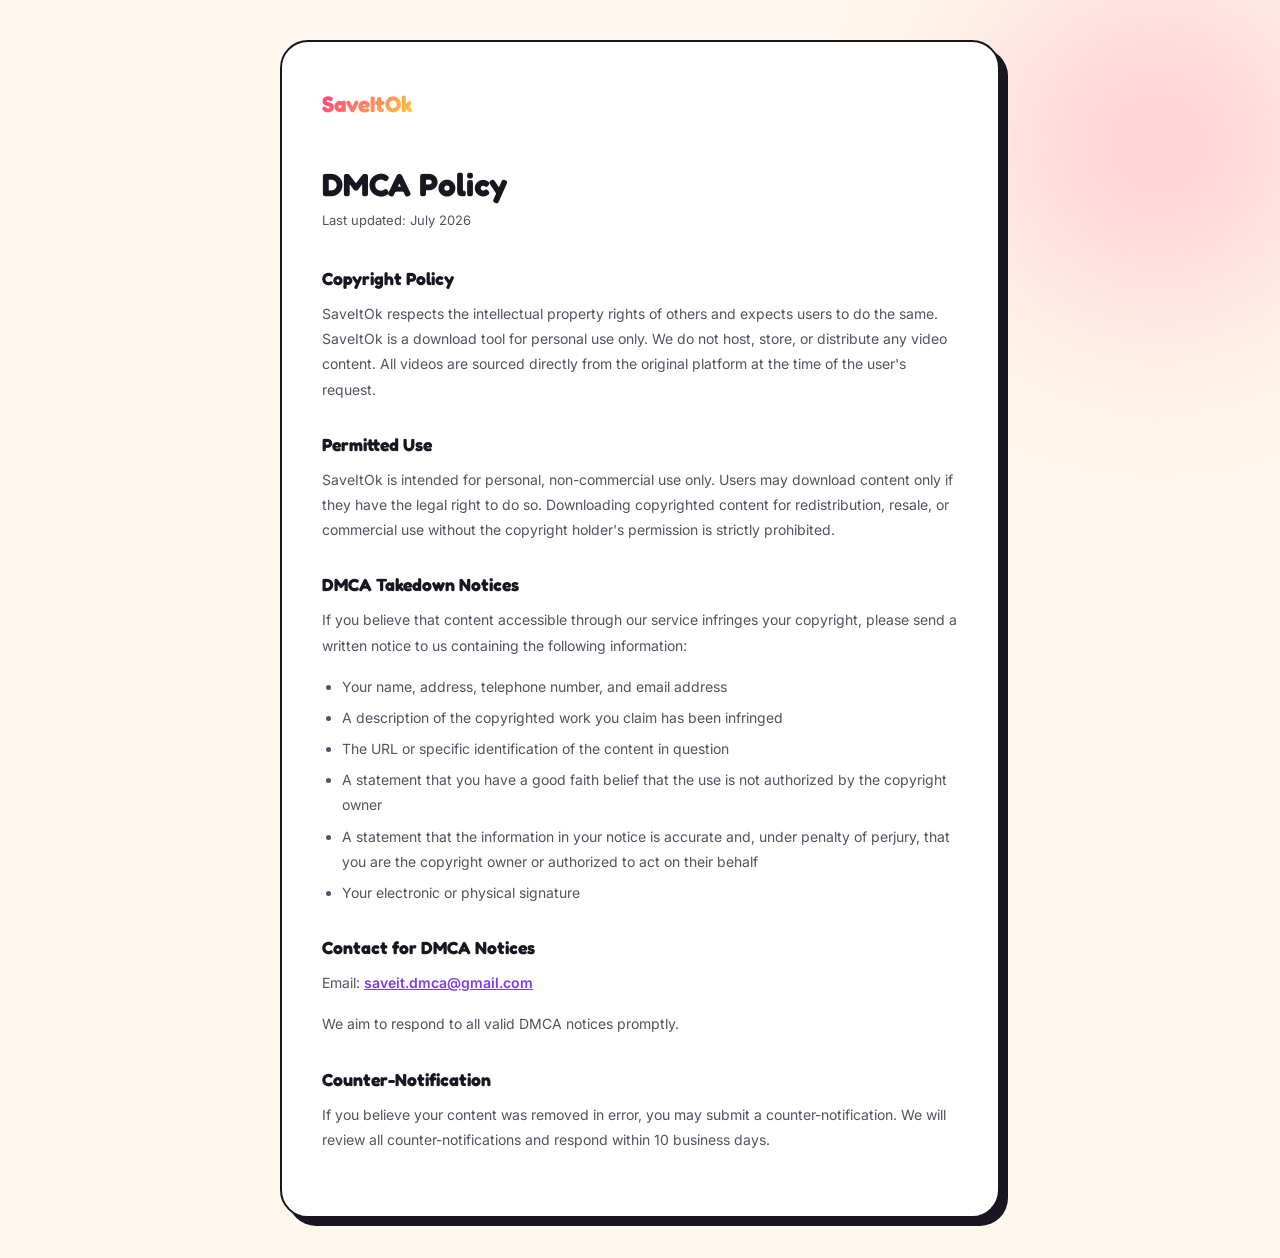
<file: dmca.html>
<!DOCTYPE html>
<html lang="en">
<head>
<meta charset="UTF-8">
<meta name="viewport" content="width=device-width, initial-scale=1.0">
<title>DMCA Policy — SaveItOk</title>
<link rel="icon" type="image/svg+xml" href="/favicon.svg">
<link href="https://fonts.googleapis.com/css2?family=Fredoka:wght@500;600;700&family=Inter:wght@400;500;600&display=swap" rel="stylesheet">
<style>
*, *::before, *::after { box-sizing: border-box; margin: 0; padding: 0; }
:root {
  --bg: #FFF7EC; --bg1: #FFFFFF; --border: #191521;
  --text: #191521; --muted: #8A8296; --muted2: #565063;
  --accent: #FF3D81; --accent2: #7C3AED;
  --grad: linear-gradient(135deg, #FF3D81 0%, #FFC93C 100%);
  --ff-head: 'Fredoka', sans-serif; --ff-body: 'Inter', sans-serif;
}
body { background: var(--bg); color: var(--text); font-family: var(--ff-body); overflow-x: hidden; position: relative; }
body::before {
  content: ''; position: fixed; top: -12%; right: -10%; width: 500px; height: 500px;
  border-radius: 50%; filter: blur(80px); opacity: 0.3; pointer-events: none; z-index: 0;
  background: radial-gradient(circle, var(--accent) 0%, transparent 70%);
}
.wrap {
  max-width: 720px; margin: 40px auto; padding: 48px 40px; position: relative; z-index: 1;
  background: var(--bg1); border: 2.5px solid var(--border); border-radius: 28px;
  box-shadow: 8px 8px 0 var(--border);
}
.logo { font-family: var(--ff-head); font-weight: 700; font-size: 1.4rem; background: var(--grad); -webkit-background-clip: text; -webkit-text-fill-color: transparent; background-clip: text; margin-bottom: 48px; display: inline-block; text-decoration: none; }
h1 { font-family: var(--ff-head); font-size: 2rem; font-weight: 700; margin-bottom: 8px; }
.date { font-size: 13px; color: var(--muted2); margin-bottom: 40px; }
h2 { font-family: var(--ff-head); font-size: 1.1rem; font-weight: 700; color: var(--text); margin: 32px 0 12px; }
p { font-size: 14px; color: var(--muted2); line-height: 1.8; margin-bottom: 16px; }
a { color: var(--accent2); font-weight: 600; }
ul { margin: 0 0 16px 20px; }
ul li { font-size: 14px; color: var(--muted2); line-height: 1.8; margin-bottom: 6px; }
</style>
</head>
<body>
<div class="wrap">
  <a href="/" class="logo">SaveItOk</a>
  <h1>DMCA Policy</h1>
  <div class="date">Last updated: July 2026</div>

  <h2>Copyright Policy</h2>
  <p>SaveItOk respects the intellectual property rights of others and expects users to do the same. SaveItOk is a download tool for personal use only. We do not host, store, or distribute any video content. All videos are sourced directly from the original platform at the time of the user's request.</p>

  <h2>Permitted Use</h2>
  <p>SaveItOk is intended for personal, non-commercial use only. Users may download content only if they have the legal right to do so. Downloading copyrighted content for redistribution, resale, or commercial use without the copyright holder's permission is strictly prohibited.</p>

  <h2>DMCA Takedown Notices</h2>
  <p>If you believe that content accessible through our service infringes your copyright, please send a written notice to us containing the following information:</p>
  <ul>
    <li>Your name, address, telephone number, and email address</li>
    <li>A description of the copyrighted work you claim has been infringed</li>
    <li>The URL or specific identification of the content in question</li>
    <li>A statement that you have a good faith belief that the use is not authorized by the copyright owner</li>
    <li>A statement that the information in your notice is accurate and, under penalty of perjury, that you are the copyright owner or authorized to act on their behalf</li>
    <li>Your electronic or physical signature</li>
  </ul>

  <h2>Contact for DMCA Notices</h2>
  <p>Email: <a href="mailto:saveit.dmca@gmail.com">saveit.dmca@gmail.com</a></p>
  <p>We aim to respond to all valid DMCA notices promptly.</p>

  <h2>Counter-Notification</h2>
  <p>If you believe your content was removed in error, you may submit a counter-notification. We will review all counter-notifications and respond within 10 business days.</p>
</div>
</body>
</html>
</file>
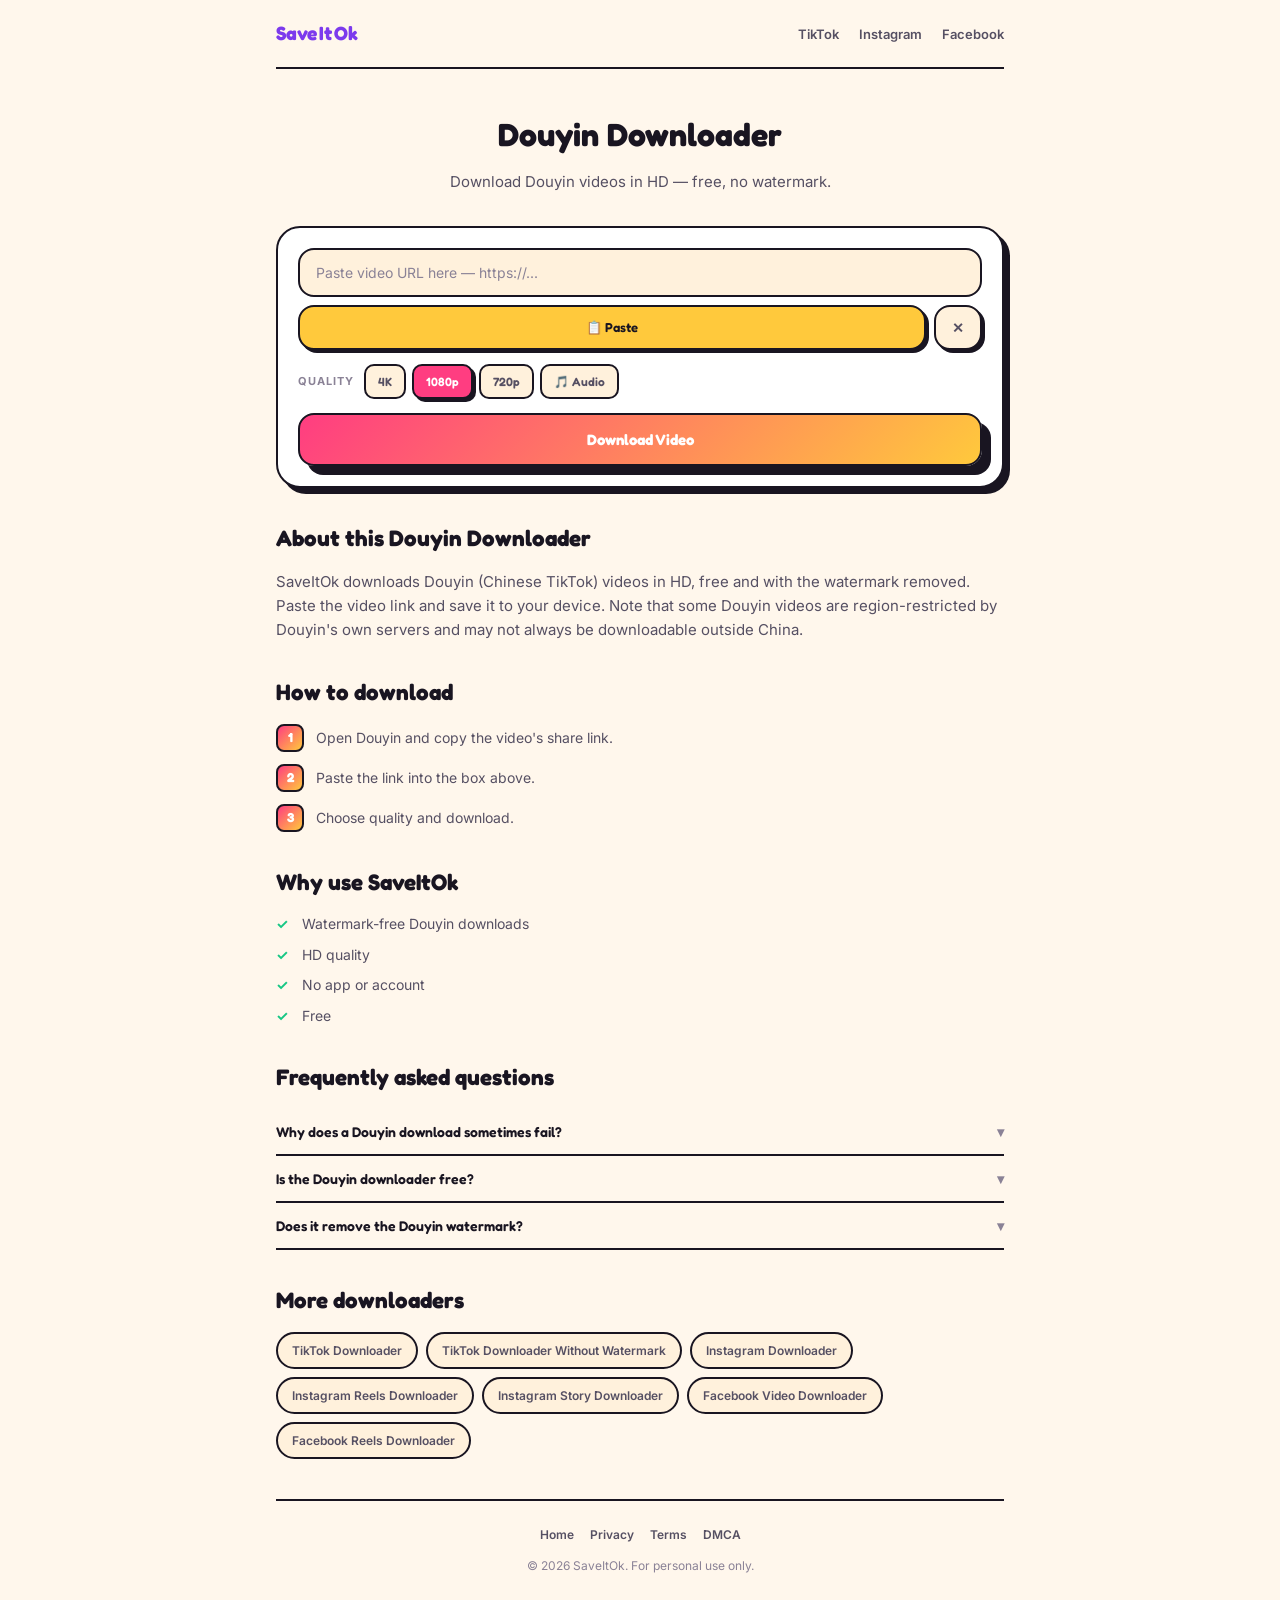
<file: douyin-downloader.html>
<!DOCTYPE html>
<html lang="en">
<head>
<meta charset="UTF-8">
<meta name="viewport" content="width=device-width, initial-scale=1.0">
<title>Douyin Downloader — Save Douyin Videos in HD Free | SaveItOk</title>
<meta name="description" content="Free Douyin downloader. Save Douyin (Chinese TikTok) videos in HD without watermark. Paste the link and download.">
<meta name="keywords" content="douyin downloader, download douyin video, douyin video downloader, chinese tiktok downloader">
<meta name="robots" content="index,follow">
<meta name="theme-color" content="#FF3D81">
<link rel="canonical" href="https://saveitok.com/douyin-downloader">
<link rel="icon" type="image/svg+xml" href="/favicon.svg">
<link rel="manifest" href="/manifest.json">
<!-- Open Graph -->
<meta property="og:title" content="Douyin Downloader — Save Douyin Videos in HD Free | SaveItOk">
<meta property="og:description" content="Free Douyin downloader. Save Douyin (Chinese TikTok) videos in HD without watermark. Paste the link and download.">
<meta property="og:type" content="website">
<meta property="og:url" content="https://saveitok.com/douyin-downloader">
<meta property="og:image" content="https://saveitok.com/og-image.png">
<meta property="og:site_name" content="SaveItOk">
<meta name="twitter:card" content="summary_large_image">
<meta name="twitter:title" content="Douyin Downloader — Save Douyin Videos in HD Free | SaveItOk">
<meta name="twitter:description" content="Free Douyin downloader. Save Douyin (Chinese TikTok) videos in HD without watermark. Paste the link and download.">
<meta name="twitter:image" content="https://saveitok.com/og-image.png">
<!-- Structured data -->
<script type="application/ld+json">[{"@context": "https://schema.org", "@type": "SoftwareApplication", "name": "SaveItOk Douyin Downloader", "applicationCategory": "MultimediaApplication", "operatingSystem": "Web", "offers": {"@type": "Offer", "price": "0", "priceCurrency": "USD"}, "description": "Free Douyin downloader. Save Douyin (Chinese TikTok) videos in HD without watermark. Paste the link and download.", "url": "https://saveitok.com/douyin-downloader"}, {"@context": "https://schema.org", "@type": "FAQPage", "mainEntity": [{"@type": "Question", "name": "Why does a Douyin download sometimes fail?", "acceptedAnswer": {"@type": "Answer", "text": "Douyin's servers geo-restrict some videos to users inside China. Short public videos usually work; some may be blocked regardless of the downloader."}}, {"@type": "Question", "name": "Is the Douyin downloader free?", "acceptedAnswer": {"@type": "Answer", "text": "Yes, it's completely free with no signup."}}, {"@type": "Question", "name": "Does it remove the Douyin watermark?", "acceptedAnswer": {"@type": "Answer", "text": "Yes, where a watermark-free version is available it is provided."}}]}, {"@context": "https://schema.org", "@type": "BreadcrumbList", "itemListElement": [{"@type": "ListItem", "position": 1, "name": "Home", "item": "https://saveitok.com/"}, {"@type": "ListItem", "position": 2, "name": "Douyin Downloader", "item": "https://saveitok.com/douyin-downloader"}]}]</script>
<link rel="preconnect" href="https://fonts.googleapis.com">
<link rel="preconnect" href="https://fonts.gstatic.com" crossorigin>
<link href="https://fonts.googleapis.com/css2?family=Fredoka:wght@500;600;700&family=Inter:wght@400;500;600&display=swap" rel="stylesheet">
<style>
*,*::before,*::after{box-sizing:border-box;margin:0;padding:0}
:root{
  --bg:#FFF7EC;--bg2:#FFFFFF;--bg3:#FFF1DC;--border2:#191521;
  --text:#191521;--muted:#8A8296;--muted2:#565063;--accent:#FF3D81;--accent2:#7C3AED;--green:#16C784;--red:#FF4757;--yellow:#FFC93C;
  --grad:linear-gradient(135deg,#FF3D81 0%,#FFC93C 100%);
  --ff-head:'Fredoka',sans-serif;--ff-body:'Inter',sans-serif;--r:16px;
  --shadow:6px 6px 0 var(--border2);--shadow-sm:3px 3px 0 var(--border2);--shadow-lg:9px 9px 0 var(--border2);
}
body{background:var(--bg);color:var(--text);font-family:var(--ff-body);line-height:1.6}
a{color:var(--accent2);text-decoration:none;font-weight:600}
.wrap{max-width:760px;margin:0 auto;padding:0 16px}
header{display:flex;align-items:center;justify-content:space-between;padding:18px 0;border-bottom:2.5px solid var(--border2)}
.logo{display:flex;align-items:center;gap:2px;font-family:var(--ff-head);font-weight:700;font-size:1.2rem}
nav a{font-size:13px;color:var(--muted2);margin-left:16px;font-weight:600}
nav a:hover{color:var(--accent)}
.hero{text-align:center;padding:40px 0 24px}
.hero h1{font-family:var(--ff-head);font-size:2rem;font-weight:700;margin-bottom:10px}
.hero .tagline{color:var(--muted2);font-size:15px;max-width:520px;margin:0 auto}
.card{background:var(--bg2);border:2.5px solid var(--border2);border-radius:24px;padding:20px;margin:8px 0 28px;box-shadow:var(--shadow)}
.url-row{display:flex;flex-wrap:wrap;gap:8px;margin-bottom:14px}
.url-input{flex:1 1 100%;background:var(--bg3);border:2.5px solid var(--border2);border-radius:var(--r);padding:14px 16px;font-family:var(--ff-body);font-size:14px;color:var(--text);outline:none}
.url-input:focus{border-color:var(--accent)}
.url-input::placeholder{color:var(--muted)}
.btn-row{display:flex;gap:8px}
.paste-btn{background:var(--yellow);border:2.5px solid var(--border2);border-radius:var(--r);padding:12px 16px;font-family:var(--ff-head);font-size:13px;font-weight:600;color:var(--text);cursor:pointer;box-shadow:var(--shadow-sm);transition:all .15s;flex:1}
.clear-btn{background:var(--bg3);border:2.5px solid var(--border2);border-radius:var(--r);padding:12px 16px;font-family:var(--ff-head);font-size:14px;font-weight:700;color:var(--muted2);cursor:pointer;box-shadow:var(--shadow-sm);transition:all .15s}
.paste-btn:hover,.clear-btn:hover{transform:translate(-2px,-2px);box-shadow:5px 5px 0 var(--border2)}
.paste-btn:active,.clear-btn:active{transform:translate(1px,1px);box-shadow:1px 1px 0 var(--border2)}
.clear-btn:hover{color:var(--red);border-color:var(--red)}
.quality-row{display:flex;flex-wrap:wrap;gap:6px;margin-bottom:14px;align-items:center}
.q-label{font-size:11px;color:var(--muted);text-transform:uppercase;letter-spacing:1px;margin-right:4px;font-weight:700}
.q-btn{background:var(--bg3);border:2.5px solid var(--border2);border-radius:10px;padding:8px 12px;font-family:var(--ff-head);font-size:12px;font-weight:600;color:var(--muted2);cursor:pointer;transition:all .15s}
.q-btn:hover{transform:translate(-1px,-1px);box-shadow:3px 3px 0 var(--border2)}
.q-btn.active{background:var(--accent);border-color:var(--border2);color:#fff;box-shadow:3px 3px 0 var(--border2)}
.dl-btn{width:100%;background:var(--grad);border:2.5px solid var(--border2);border-radius:var(--r);padding:15px;font-family:var(--ff-head);font-size:15px;font-weight:700;color:#fff;cursor:pointer;box-shadow:var(--shadow-lg);transition:all .15s}
.dl-btn:hover:not(:disabled){transform:translate(-2px,-2px);box-shadow:11px 11px 0 var(--border2)}
.dl-btn:active:not(:disabled){transform:translate(3px,3px);box-shadow:3px 3px 0 var(--border2)}
.dl-btn:disabled{opacity:0.6;cursor:not-allowed}
.status{margin-top:12px;padding:12px 14px;border-radius:var(--r);font-size:13px;display:none}
.status.show{display:block}
.status.error{background:#FFE3E7;border:2.5px solid var(--red);color:#C81E38}
.status.success{background:#DDF9EC;border:2.5px solid var(--green);color:#0D8F5C}
.result{margin-top:14px;display:none}
.result.show{display:block}
.dl-opt{display:flex;align-items:center;justify-content:space-between;gap:12px;background:var(--bg3);border:2.5px solid var(--border2);border-radius:var(--r);padding:12px 14px;margin-bottom:8px}
.dl-opt .meta strong{display:block;font-family:var(--ff-head);font-size:14px}
.dl-opt .meta span{font-size:11px;color:var(--muted2)}
.dl-opt button{background:var(--grad);border:2px solid var(--border2);border-radius:10px;padding:9px 16px;font-family:var(--ff-head);font-size:12px;font-weight:700;color:#fff;cursor:pointer;box-shadow:3px 3px 0 var(--border2)}
.spinner{display:inline-block;width:14px;height:14px;border:2px solid rgba(255,255,255,0.4);border-top-color:#fff;border-radius:50%;animation:spin 0.6s linear infinite;margin-right:8px;vertical-align:middle}
@keyframes spin{to{transform:rotate(360deg)}}
section{margin:32px 0}
h2{font-family:var(--ff-head);font-size:1.4rem;font-weight:700;margin-bottom:14px}
.intro{color:var(--muted2);font-size:15px}
.how-list{list-style:none;counter-reset:s}
.how-list li{display:flex;gap:12px;align-items:flex-start;margin-bottom:12px}
.step-n{flex:0 0 28px;height:28px;display:flex;align-items:center;justify-content:center;background:var(--grad);border:2px solid var(--border2);border-radius:8px;font-family:var(--ff-head);font-weight:700;font-size:13px;color:#fff}
.how-list p{color:var(--muted2);font-size:14px;padding-top:3px}
.ben-list{list-style:none}
.ben-list li{position:relative;padding-left:26px;margin-bottom:8px;color:var(--muted2);font-size:14px}
.ben-list li::before{content:"✓";position:absolute;left:0;color:var(--green);font-weight:700}
.faq-item{border-bottom:2.5px solid var(--border2)}
.faq-q{width:100%;background:none;border:none;text-align:left;padding:14px 0;font-family:var(--ff-head);font-size:14px;font-weight:600;color:var(--text);cursor:pointer;display:flex;justify-content:space-between;align-items:center}
.faq-a{max-height:0;overflow:hidden;transition:max-height 0.25s;color:var(--muted2);font-size:14px}
.faq-item.open .faq-a{max-height:200px;padding-bottom:14px}
.faq-item.open .arrow{transform:rotate(180deg);color:var(--accent2)}
.faq-item.open .faq-q{color:var(--accent2)}
.arrow{transition:transform 0.2s;color:var(--muted)}
.links{display:flex;flex-wrap:wrap;gap:8px}
.links a{background:var(--bg3);border:2px solid var(--border2);border-radius:20px;padding:7px 14px;font-size:12px;color:var(--muted2);font-weight:600}
.links a:hover{color:var(--accent);border-color:var(--accent)}
footer{border-top:2.5px solid var(--border2);padding:24px 0;margin-top:40px;text-align:center}
.footer-links{display:flex;flex-wrap:wrap;justify-content:center;gap:16px;margin-bottom:12px}
.footer-links a{font-size:12px;color:var(--muted2);font-weight:600}
.footer-copy{font-size:12px;color:var(--muted)}
@media(max-width:600px){.hero h1{font-size:1.7rem}.wrap{padding:0 14px}}
</style>
</head>
<body>
<div class="wrap">

  <header>
    <a href="/" class="logo" aria-label="SaveItOk home">Save<span style="color:var(--accent2)">It</span>Ok</a>
    <nav aria-label="Primary">
      <a href="/tiktok-downloader">TikTok</a>
      <a href="/instagram-downloader">Instagram</a>
      <a href="/facebook-video-downloader">Facebook</a>
    </nav>
  </header>

  <main>
    <div class="hero">
      <h1>Douyin Downloader</h1>
      <p class="tagline">Download Douyin videos in HD — free, no watermark.</p>
    </div>

    <!-- DOWNLOAD WIDGET -->
    <div class="card">
      <div class="url-row">
        <input type="url" class="url-input" id="urlInput" placeholder="Paste video URL here — https://..." autocomplete="off" spellcheck="false" aria-label="Video URL">
        <div class="btn-row" style="flex:1 1 100%">
          <button class="paste-btn" onclick="pasteUrl()" type="button">📋 Paste</button>
          <button class="clear-btn" onclick="clearUrl()" type="button" title="Clear" aria-label="Clear">✕</button>
        </div>
      </div>
      <div class="quality-row" role="group" aria-label="Quality">
        <span class="q-label">Quality</span>
        <button class="q-btn" data-q="4k" onclick="selQ(this)" type="button">4K</button>
        <button class="q-btn active" data-q="1080p" onclick="selQ(this)" type="button">1080p</button>
        <button class="q-btn" data-q="720p" onclick="selQ(this)" type="button">720p</button>
        <button class="q-btn" data-q="audio" onclick="selQ(this)" type="button">🎵 Audio</button>
      </div>
      <button class="dl-btn" id="dlBtn" onclick="doDownload()" type="button">Download Video</button>
      <div class="status" id="status" role="alert"></div>
      <div class="result" id="result">
        <div id="dlOptions"></div>
      </div>
    </div>

    <section>
      <h2>About this Douyin Downloader</h2>
      <p class="intro">SaveItOk downloads Douyin (Chinese TikTok) videos in HD, free and with the watermark removed. Paste the video link and save it to your device. Note that some Douyin videos are region-restricted by Douyin&#x27;s own servers and may not always be downloadable outside China.</p>
    </section>

    <section>
      <h2>How to download</h2>
      <ol class="how-list">
        <li><span class="step-n">1</span><p>Open Douyin and copy the video&#x27;s share link.</p></li>
<li><span class="step-n">2</span><p>Paste the link into the box above.</p></li>
<li><span class="step-n">3</span><p>Choose quality and download.</p></li>
      </ol>
    </section>

    <section>
      <h2>Why use SaveItOk</h2>
      <ul class="ben-list">
        <li>Watermark-free Douyin downloads</li>
<li>HD quality</li>
<li>No app or account</li>
<li>Free</li>
      </ul>
    </section>

    <section>
      <h2>Frequently asked questions</h2>
      <div class="faq-item"><button class="faq-q" aria-expanded="false">Why does a Douyin download sometimes fail?<span class="arrow" aria-hidden="true">▾</span></button><div class="faq-a">Douyin&#x27;s servers geo-restrict some videos to users inside China. Short public videos usually work; some may be blocked regardless of the downloader.</div></div>
<div class="faq-item"><button class="faq-q" aria-expanded="false">Is the Douyin downloader free?<span class="arrow" aria-hidden="true">▾</span></button><div class="faq-a">Yes, it&#x27;s completely free with no signup.</div></div>
<div class="faq-item"><button class="faq-q" aria-expanded="false">Does it remove the Douyin watermark?<span class="arrow" aria-hidden="true">▾</span></button><div class="faq-a">Yes, where a watermark-free version is available it is provided.</div></div>
    </section>

    <section>
      <h2>More downloaders</h2>
      <div class="links">
        <a href="/tiktok-downloader">TikTok Downloader</a>
<a href="/tiktok-without-watermark">TikTok Downloader Without Watermark</a>
<a href="/instagram-downloader">Instagram Downloader</a>
<a href="/instagram-reels-downloader">Instagram Reels Downloader</a>
<a href="/instagram-story-downloader">Instagram Story Downloader</a>
<a href="/facebook-video-downloader">Facebook Video Downloader</a>
<a href="/facebook-reels-downloader">Facebook Reels Downloader</a>
      </div>
    </section>
  </main>

  <footer>
    <div class="footer-links">
      <a href="/">Home</a>
      <a href="/privacy.html">Privacy</a>
      <a href="/terms.html">Terms</a>
      <a href="/dmca.html">DMCA</a>
    </div>
    <div class="footer-copy">© 2026 SaveItOk. For personal use only.</div>
  </footer>

</div>

<script>
let selectedQuality='1080p';
const DEFAULT_PLATFORM='douyin';

function selQ(btn){
  document.querySelectorAll('.q-btn').forEach(b=>b.classList.remove('active'));
  btn.classList.add('active');
  selectedQuality=btn.dataset.q;
}
async function pasteUrl(){
  try{const t=await navigator.clipboard.readText();document.getElementById('urlInput').value=t;}
  catch(e){document.getElementById('urlInput').focus();}
}
function clearUrl(){
  document.getElementById('urlInput').value='';
  document.getElementById('result').classList.remove('show');
  document.getElementById('status').classList.remove('show');
  document.getElementById('urlInput').focus();
}
function showStatus(msg,type){
  const el=document.getElementById('status');
  el.textContent=msg;el.className='status show '+type;
}
function isValidUrl(u){try{new URL(u);return u.startsWith('http');}catch{return false;}}

async function doDownload(){
  const url=document.getElementById('urlInput').value.trim();
  const btn=document.getElementById('dlBtn');
  if(!url){showStatus('Please paste a video URL first.','error');return;}
  if(!isValidUrl(url)){showStatus('That doesn\'t look like a valid link. Copy it directly from the app.','error');return;}
  if(url.includes('youtube.com')||url.includes('youtu.be')){showStatus('YouTube isn\'t supported. Try TikTok, Douyin, Instagram or Facebook.','error');return;}

  btn.disabled=true;btn.innerHTML='<span class="spinner"></span>Fetching video...';
  document.getElementById('result').classList.remove('show');
  try{
    const res=await fetch('/api/download',{
      method:'POST',headers:{'Content-Type':'application/json'},
      body:JSON.stringify({url,quality:selectedQuality,isAudioOnly:selectedQuality==='audio'}),
      signal:AbortSignal.timeout(30000)
    });
    const data=await res.json();
    if(!res.ok||data.status==='error'){throw new Error(data.text||data.error||'Download failed. Try again.');}
    renderResult(data);
  }catch(e){
    showStatus(e.message&&e.message.includes('timeout')?'Connection timed out. Try again.':(e.message||'Download failed.'),'error');
  }finally{
    btn.disabled=false;btn.innerHTML='Download Video';
  }
}

function renderResult(data){
  const items=Array.isArray(data.picker)?data.picker:[];
  const box=document.getElementById('dlOptions');
  box.innerHTML='';
  const plat=(data.source||DEFAULT_PLATFORM||'video').toLowerCase();
  items.forEach((it,i)=>{
    const label=it.label||(it.type==='audio'?'Audio (MP3)':'Video');
    const ext=it.ext||(it.type==='audio'?'mp3':'mp4');
    const info=it.type==='audio'?'MP3 · Audio only':(ext.toUpperCase()+' · Video');
    const fname=plat+'_'+(i+1)+'.'+ext;
    const proxied=it.url?('/api/proxy?url='+encodeURIComponent(it.url)+'&name='+encodeURIComponent(fname)):it.url;
    const row=document.createElement('div');
    row.className='dl-opt';
    const m=document.createElement('div');m.className='meta';
    const s=document.createElement('strong');s.textContent=label;
    const sp=document.createElement('span');sp.textContent=info;
    m.appendChild(s);m.appendChild(sp);
    const b=document.createElement('button');b.type='button';b.textContent='Download';
    b.addEventListener('click',()=>{
      const a=document.createElement('a');a.href=proxied;a.download=fname;a.rel='noopener';
      document.body.appendChild(a);a.click();document.body.removeChild(a);
      showStatus('Download started. Check your Downloads folder.','success');
    });
    row.appendChild(m);row.appendChild(b);box.appendChild(row);
  });
  if(!box.children.length){box.innerHTML='<p style="color:var(--muted2);font-size:13px">No download links found. The video may be private or restricted.</p>';}
  document.getElementById('result').classList.add('show');
  showStatus('Video ready. Tap Download to save.','success');
}

document.getElementById('urlInput').addEventListener('keydown',e=>{if(e.key==='Enter')doDownload();});
document.querySelectorAll('.faq-q').forEach(q=>{
  q.addEventListener('click',()=>{
    const item=q.parentElement;const open=item.classList.contains('open');
    document.querySelectorAll('.faq-item').forEach(f=>f.classList.remove('open'));
    if(!open){item.classList.add('open');q.setAttribute('aria-expanded','true');}
    else q.setAttribute('aria-expanded','false');
  });
});
</script>
</body>
</html>
</file>
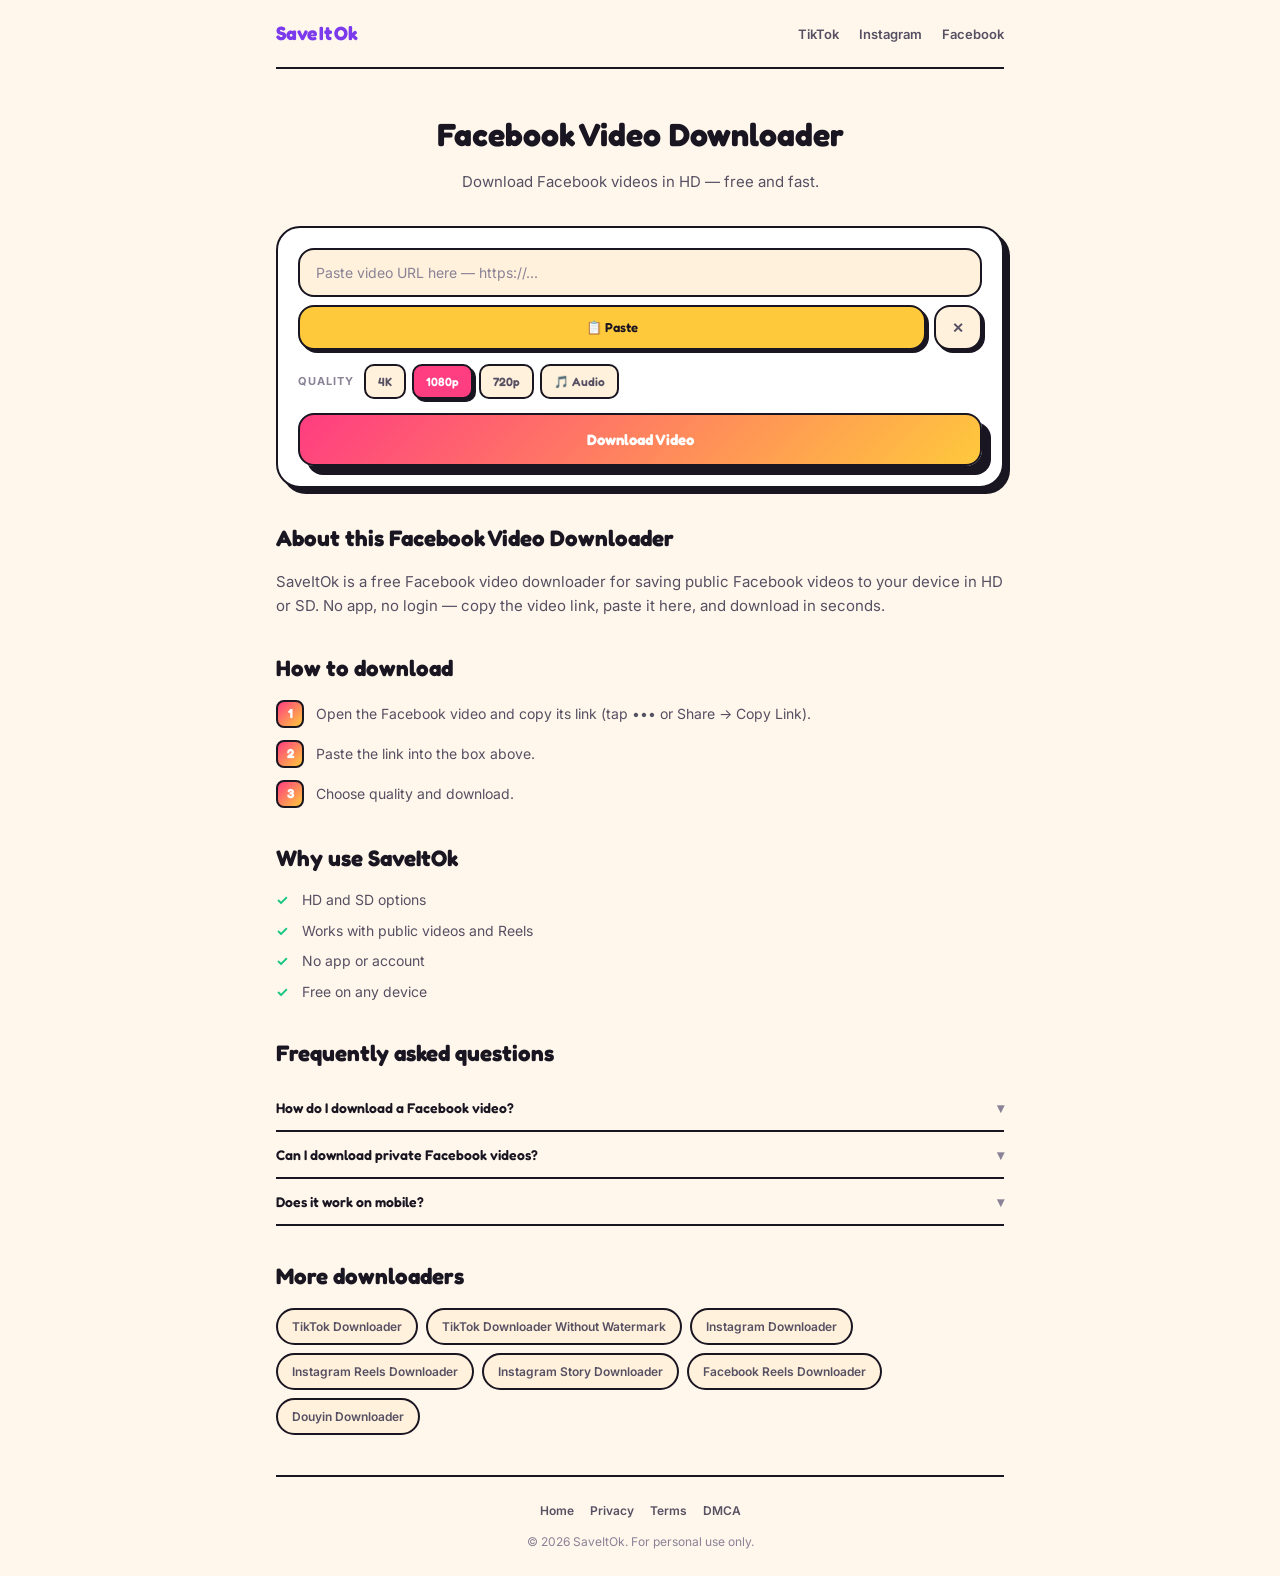
<file: facebook-video-downloader.html>
<!DOCTYPE html>
<html lang="en">
<head>
<meta charset="UTF-8">
<meta name="viewport" content="width=device-width, initial-scale=1.0">
<title>Facebook Video Downloader — Save FB Videos in HD Free | SaveItOk</title>
<meta name="description" content="Free Facebook video downloader. Save Facebook videos in HD or SD. No app, no login — paste the link and download.">
<meta name="keywords" content="facebook video downloader, download facebook video, save facebook video, fb video downloader">
<meta name="robots" content="index,follow">
<meta name="theme-color" content="#FF3D81">
<link rel="canonical" href="https://saveitok.com/facebook-video-downloader">
<link rel="icon" type="image/svg+xml" href="/favicon.svg">
<link rel="manifest" href="/manifest.json">
<!-- Open Graph -->
<meta property="og:title" content="Facebook Video Downloader — Save FB Videos in HD Free | SaveItOk">
<meta property="og:description" content="Free Facebook video downloader. Save Facebook videos in HD or SD. No app, no login — paste the link and download.">
<meta property="og:type" content="website">
<meta property="og:url" content="https://saveitok.com/facebook-video-downloader">
<meta property="og:image" content="https://saveitok.com/og-image.png">
<meta property="og:site_name" content="SaveItOk">
<meta name="twitter:card" content="summary_large_image">
<meta name="twitter:title" content="Facebook Video Downloader — Save FB Videos in HD Free | SaveItOk">
<meta name="twitter:description" content="Free Facebook video downloader. Save Facebook videos in HD or SD. No app, no login — paste the link and download.">
<meta name="twitter:image" content="https://saveitok.com/og-image.png">
<!-- Structured data -->
<script type="application/ld+json">[{"@context": "https://schema.org", "@type": "SoftwareApplication", "name": "SaveItOk Facebook Video Downloader", "applicationCategory": "MultimediaApplication", "operatingSystem": "Web", "offers": {"@type": "Offer", "price": "0", "priceCurrency": "USD"}, "description": "Free Facebook video downloader. Save Facebook videos in HD or SD. No app, no login — paste the link and download.", "url": "https://saveitok.com/facebook-video-downloader"}, {"@context": "https://schema.org", "@type": "FAQPage", "mainEntity": [{"@type": "Question", "name": "How do I download a Facebook video?", "acceptedAnswer": {"@type": "Answer", "text": "Copy the video's link, paste it above, choose your quality, and tap Download."}}, {"@type": "Question", "name": "Can I download private Facebook videos?", "acceptedAnswer": {"@type": "Answer", "text": "No. Only public videos can be downloaded."}}, {"@type": "Question", "name": "Does it work on mobile?", "acceptedAnswer": {"@type": "Answer", "text": "Yes, SaveItOk works in your phone's browser and saves the file to your device."}}]}, {"@context": "https://schema.org", "@type": "BreadcrumbList", "itemListElement": [{"@type": "ListItem", "position": 1, "name": "Home", "item": "https://saveitok.com/"}, {"@type": "ListItem", "position": 2, "name": "Facebook Video Downloader", "item": "https://saveitok.com/facebook-video-downloader"}]}]</script>
<link rel="preconnect" href="https://fonts.googleapis.com">
<link rel="preconnect" href="https://fonts.gstatic.com" crossorigin>
<link href="https://fonts.googleapis.com/css2?family=Fredoka:wght@500;600;700&family=Inter:wght@400;500;600&display=swap" rel="stylesheet">
<style>
*,*::before,*::after{box-sizing:border-box;margin:0;padding:0}
:root{
  --bg:#FFF7EC;--bg2:#FFFFFF;--bg3:#FFF1DC;--border2:#191521;
  --text:#191521;--muted:#8A8296;--muted2:#565063;--accent:#FF3D81;--accent2:#7C3AED;--green:#16C784;--red:#FF4757;--yellow:#FFC93C;
  --grad:linear-gradient(135deg,#FF3D81 0%,#FFC93C 100%);
  --ff-head:'Fredoka',sans-serif;--ff-body:'Inter',sans-serif;--r:16px;
  --shadow:6px 6px 0 var(--border2);--shadow-sm:3px 3px 0 var(--border2);--shadow-lg:9px 9px 0 var(--border2);
}
body{background:var(--bg);color:var(--text);font-family:var(--ff-body);line-height:1.6}
a{color:var(--accent2);text-decoration:none;font-weight:600}
.wrap{max-width:760px;margin:0 auto;padding:0 16px}
header{display:flex;align-items:center;justify-content:space-between;padding:18px 0;border-bottom:2.5px solid var(--border2)}
.logo{display:flex;align-items:center;gap:2px;font-family:var(--ff-head);font-weight:700;font-size:1.2rem}
nav a{font-size:13px;color:var(--muted2);margin-left:16px;font-weight:600}
nav a:hover{color:var(--accent)}
.hero{text-align:center;padding:40px 0 24px}
.hero h1{font-family:var(--ff-head);font-size:2rem;font-weight:700;margin-bottom:10px}
.hero .tagline{color:var(--muted2);font-size:15px;max-width:520px;margin:0 auto}
.card{background:var(--bg2);border:2.5px solid var(--border2);border-radius:24px;padding:20px;margin:8px 0 28px;box-shadow:var(--shadow)}
.url-row{display:flex;flex-wrap:wrap;gap:8px;margin-bottom:14px}
.url-input{flex:1 1 100%;background:var(--bg3);border:2.5px solid var(--border2);border-radius:var(--r);padding:14px 16px;font-family:var(--ff-body);font-size:14px;color:var(--text);outline:none}
.url-input:focus{border-color:var(--accent)}
.url-input::placeholder{color:var(--muted)}
.btn-row{display:flex;gap:8px}
.paste-btn{background:var(--yellow);border:2.5px solid var(--border2);border-radius:var(--r);padding:12px 16px;font-family:var(--ff-head);font-size:13px;font-weight:600;color:var(--text);cursor:pointer;box-shadow:var(--shadow-sm);transition:all .15s;flex:1}
.clear-btn{background:var(--bg3);border:2.5px solid var(--border2);border-radius:var(--r);padding:12px 16px;font-family:var(--ff-head);font-size:14px;font-weight:700;color:var(--muted2);cursor:pointer;box-shadow:var(--shadow-sm);transition:all .15s}
.paste-btn:hover,.clear-btn:hover{transform:translate(-2px,-2px);box-shadow:5px 5px 0 var(--border2)}
.paste-btn:active,.clear-btn:active{transform:translate(1px,1px);box-shadow:1px 1px 0 var(--border2)}
.clear-btn:hover{color:var(--red);border-color:var(--red)}
.quality-row{display:flex;flex-wrap:wrap;gap:6px;margin-bottom:14px;align-items:center}
.q-label{font-size:11px;color:var(--muted);text-transform:uppercase;letter-spacing:1px;margin-right:4px;font-weight:700}
.q-btn{background:var(--bg3);border:2.5px solid var(--border2);border-radius:10px;padding:8px 12px;font-family:var(--ff-head);font-size:12px;font-weight:600;color:var(--muted2);cursor:pointer;transition:all .15s}
.q-btn:hover{transform:translate(-1px,-1px);box-shadow:3px 3px 0 var(--border2)}
.q-btn.active{background:var(--accent);border-color:var(--border2);color:#fff;box-shadow:3px 3px 0 var(--border2)}
.dl-btn{width:100%;background:var(--grad);border:2.5px solid var(--border2);border-radius:var(--r);padding:15px;font-family:var(--ff-head);font-size:15px;font-weight:700;color:#fff;cursor:pointer;box-shadow:var(--shadow-lg);transition:all .15s}
.dl-btn:hover:not(:disabled){transform:translate(-2px,-2px);box-shadow:11px 11px 0 var(--border2)}
.dl-btn:active:not(:disabled){transform:translate(3px,3px);box-shadow:3px 3px 0 var(--border2)}
.dl-btn:disabled{opacity:0.6;cursor:not-allowed}
.status{margin-top:12px;padding:12px 14px;border-radius:var(--r);font-size:13px;display:none}
.status.show{display:block}
.status.error{background:#FFE3E7;border:2.5px solid var(--red);color:#C81E38}
.status.success{background:#DDF9EC;border:2.5px solid var(--green);color:#0D8F5C}
.result{margin-top:14px;display:none}
.result.show{display:block}
.dl-opt{display:flex;align-items:center;justify-content:space-between;gap:12px;background:var(--bg3);border:2.5px solid var(--border2);border-radius:var(--r);padding:12px 14px;margin-bottom:8px}
.dl-opt .meta strong{display:block;font-family:var(--ff-head);font-size:14px}
.dl-opt .meta span{font-size:11px;color:var(--muted2)}
.dl-opt button{background:var(--grad);border:2px solid var(--border2);border-radius:10px;padding:9px 16px;font-family:var(--ff-head);font-size:12px;font-weight:700;color:#fff;cursor:pointer;box-shadow:3px 3px 0 var(--border2)}
.spinner{display:inline-block;width:14px;height:14px;border:2px solid rgba(255,255,255,0.4);border-top-color:#fff;border-radius:50%;animation:spin 0.6s linear infinite;margin-right:8px;vertical-align:middle}
@keyframes spin{to{transform:rotate(360deg)}}
section{margin:32px 0}
h2{font-family:var(--ff-head);font-size:1.4rem;font-weight:700;margin-bottom:14px}
.intro{color:var(--muted2);font-size:15px}
.how-list{list-style:none;counter-reset:s}
.how-list li{display:flex;gap:12px;align-items:flex-start;margin-bottom:12px}
.step-n{flex:0 0 28px;height:28px;display:flex;align-items:center;justify-content:center;background:var(--grad);border:2px solid var(--border2);border-radius:8px;font-family:var(--ff-head);font-weight:700;font-size:13px;color:#fff}
.how-list p{color:var(--muted2);font-size:14px;padding-top:3px}
.ben-list{list-style:none}
.ben-list li{position:relative;padding-left:26px;margin-bottom:8px;color:var(--muted2);font-size:14px}
.ben-list li::before{content:"✓";position:absolute;left:0;color:var(--green);font-weight:700}
.faq-item{border-bottom:2.5px solid var(--border2)}
.faq-q{width:100%;background:none;border:none;text-align:left;padding:14px 0;font-family:var(--ff-head);font-size:14px;font-weight:600;color:var(--text);cursor:pointer;display:flex;justify-content:space-between;align-items:center}
.faq-a{max-height:0;overflow:hidden;transition:max-height 0.25s;color:var(--muted2);font-size:14px}
.faq-item.open .faq-a{max-height:200px;padding-bottom:14px}
.faq-item.open .arrow{transform:rotate(180deg);color:var(--accent2)}
.faq-item.open .faq-q{color:var(--accent2)}
.arrow{transition:transform 0.2s;color:var(--muted)}
.links{display:flex;flex-wrap:wrap;gap:8px}
.links a{background:var(--bg3);border:2px solid var(--border2);border-radius:20px;padding:7px 14px;font-size:12px;color:var(--muted2);font-weight:600}
.links a:hover{color:var(--accent);border-color:var(--accent)}
footer{border-top:2.5px solid var(--border2);padding:24px 0;margin-top:40px;text-align:center}
.footer-links{display:flex;flex-wrap:wrap;justify-content:center;gap:16px;margin-bottom:12px}
.footer-links a{font-size:12px;color:var(--muted2);font-weight:600}
.footer-copy{font-size:12px;color:var(--muted)}
@media(max-width:600px){.hero h1{font-size:1.7rem}.wrap{padding:0 14px}}
</style>
</head>
<body>
<div class="wrap">

  <header>
    <a href="/" class="logo" aria-label="SaveItOk home">Save<span style="color:var(--accent2)">It</span>Ok</a>
    <nav aria-label="Primary">
      <a href="/tiktok-downloader">TikTok</a>
      <a href="/instagram-downloader">Instagram</a>
      <a href="/facebook-video-downloader">Facebook</a>
    </nav>
  </header>

  <main>
    <div class="hero">
      <h1>Facebook Video Downloader</h1>
      <p class="tagline">Download Facebook videos in HD — free and fast.</p>
    </div>

    <!-- DOWNLOAD WIDGET -->
    <div class="card">
      <div class="url-row">
        <input type="url" class="url-input" id="urlInput" placeholder="Paste video URL here — https://..." autocomplete="off" spellcheck="false" aria-label="Video URL">
        <div class="btn-row" style="flex:1 1 100%">
          <button class="paste-btn" onclick="pasteUrl()" type="button">📋 Paste</button>
          <button class="clear-btn" onclick="clearUrl()" type="button" title="Clear" aria-label="Clear">✕</button>
        </div>
      </div>
      <div class="quality-row" role="group" aria-label="Quality">
        <span class="q-label">Quality</span>
        <button class="q-btn" data-q="4k" onclick="selQ(this)" type="button">4K</button>
        <button class="q-btn active" data-q="1080p" onclick="selQ(this)" type="button">1080p</button>
        <button class="q-btn" data-q="720p" onclick="selQ(this)" type="button">720p</button>
        <button class="q-btn" data-q="audio" onclick="selQ(this)" type="button">🎵 Audio</button>
      </div>
      <button class="dl-btn" id="dlBtn" onclick="doDownload()" type="button">Download Video</button>
      <div class="status" id="status" role="alert"></div>
      <div class="result" id="result">
        <div id="dlOptions"></div>
      </div>
    </div>

    <section>
      <h2>About this Facebook Video Downloader</h2>
      <p class="intro">SaveItOk is a free Facebook video downloader for saving public Facebook videos to your device in HD or SD. No app, no login — copy the video link, paste it here, and download in seconds.</p>
    </section>

    <section>
      <h2>How to download</h2>
      <ol class="how-list">
        <li><span class="step-n">1</span><p>Open the Facebook video and copy its link (tap ••• or Share → Copy Link).</p></li>
<li><span class="step-n">2</span><p>Paste the link into the box above.</p></li>
<li><span class="step-n">3</span><p>Choose quality and download.</p></li>
      </ol>
    </section>

    <section>
      <h2>Why use SaveItOk</h2>
      <ul class="ben-list">
        <li>HD and SD options</li>
<li>Works with public videos and Reels</li>
<li>No app or account</li>
<li>Free on any device</li>
      </ul>
    </section>

    <section>
      <h2>Frequently asked questions</h2>
      <div class="faq-item"><button class="faq-q" aria-expanded="false">How do I download a Facebook video?<span class="arrow" aria-hidden="true">▾</span></button><div class="faq-a">Copy the video&#x27;s link, paste it above, choose your quality, and tap Download.</div></div>
<div class="faq-item"><button class="faq-q" aria-expanded="false">Can I download private Facebook videos?<span class="arrow" aria-hidden="true">▾</span></button><div class="faq-a">No. Only public videos can be downloaded.</div></div>
<div class="faq-item"><button class="faq-q" aria-expanded="false">Does it work on mobile?<span class="arrow" aria-hidden="true">▾</span></button><div class="faq-a">Yes, SaveItOk works in your phone&#x27;s browser and saves the file to your device.</div></div>
    </section>

    <section>
      <h2>More downloaders</h2>
      <div class="links">
        <a href="/tiktok-downloader">TikTok Downloader</a>
<a href="/tiktok-without-watermark">TikTok Downloader Without Watermark</a>
<a href="/instagram-downloader">Instagram Downloader</a>
<a href="/instagram-reels-downloader">Instagram Reels Downloader</a>
<a href="/instagram-story-downloader">Instagram Story Downloader</a>
<a href="/facebook-reels-downloader">Facebook Reels Downloader</a>
<a href="/douyin-downloader">Douyin Downloader</a>
      </div>
    </section>
  </main>

  <footer>
    <div class="footer-links">
      <a href="/">Home</a>
      <a href="/privacy.html">Privacy</a>
      <a href="/terms.html">Terms</a>
      <a href="/dmca.html">DMCA</a>
    </div>
    <div class="footer-copy">© 2026 SaveItOk. For personal use only.</div>
  </footer>

</div>

<script>
let selectedQuality='1080p';
const DEFAULT_PLATFORM='facebook';

function selQ(btn){
  document.querySelectorAll('.q-btn').forEach(b=>b.classList.remove('active'));
  btn.classList.add('active');
  selectedQuality=btn.dataset.q;
}
async function pasteUrl(){
  try{const t=await navigator.clipboard.readText();document.getElementById('urlInput').value=t;}
  catch(e){document.getElementById('urlInput').focus();}
}
function clearUrl(){
  document.getElementById('urlInput').value='';
  document.getElementById('result').classList.remove('show');
  document.getElementById('status').classList.remove('show');
  document.getElementById('urlInput').focus();
}
function showStatus(msg,type){
  const el=document.getElementById('status');
  el.textContent=msg;el.className='status show '+type;
}
function isValidUrl(u){try{new URL(u);return u.startsWith('http');}catch{return false;}}

async function doDownload(){
  const url=document.getElementById('urlInput').value.trim();
  const btn=document.getElementById('dlBtn');
  if(!url){showStatus('Please paste a video URL first.','error');return;}
  if(!isValidUrl(url)){showStatus('That doesn\'t look like a valid link. Copy it directly from the app.','error');return;}
  if(url.includes('youtube.com')||url.includes('youtu.be')){showStatus('YouTube isn\'t supported. Try TikTok, Douyin, Instagram or Facebook.','error');return;}

  btn.disabled=true;btn.innerHTML='<span class="spinner"></span>Fetching video...';
  document.getElementById('result').classList.remove('show');
  try{
    const res=await fetch('/api/download',{
      method:'POST',headers:{'Content-Type':'application/json'},
      body:JSON.stringify({url,quality:selectedQuality,isAudioOnly:selectedQuality==='audio'}),
      signal:AbortSignal.timeout(30000)
    });
    const data=await res.json();
    if(!res.ok||data.status==='error'){throw new Error(data.text||data.error||'Download failed. Try again.');}
    renderResult(data);
  }catch(e){
    showStatus(e.message&&e.message.includes('timeout')?'Connection timed out. Try again.':(e.message||'Download failed.'),'error');
  }finally{
    btn.disabled=false;btn.innerHTML='Download Video';
  }
}

function renderResult(data){
  const items=Array.isArray(data.picker)?data.picker:[];
  const box=document.getElementById('dlOptions');
  box.innerHTML='';
  const plat=(data.source||DEFAULT_PLATFORM||'video').toLowerCase();
  items.forEach((it,i)=>{
    const label=it.label||(it.type==='audio'?'Audio (MP3)':'Video');
    const ext=it.ext||(it.type==='audio'?'mp3':'mp4');
    const info=it.type==='audio'?'MP3 · Audio only':(ext.toUpperCase()+' · Video');
    const fname=plat+'_'+(i+1)+'.'+ext;
    const proxied=it.url?('/api/proxy?url='+encodeURIComponent(it.url)+'&name='+encodeURIComponent(fname)):it.url;
    const row=document.createElement('div');
    row.className='dl-opt';
    const m=document.createElement('div');m.className='meta';
    const s=document.createElement('strong');s.textContent=label;
    const sp=document.createElement('span');sp.textContent=info;
    m.appendChild(s);m.appendChild(sp);
    const b=document.createElement('button');b.type='button';b.textContent='Download';
    b.addEventListener('click',()=>{
      const a=document.createElement('a');a.href=proxied;a.download=fname;a.rel='noopener';
      document.body.appendChild(a);a.click();document.body.removeChild(a);
      showStatus('Download started. Check your Downloads folder.','success');
    });
    row.appendChild(m);row.appendChild(b);box.appendChild(row);
  });
  if(!box.children.length){box.innerHTML='<p style="color:var(--muted2);font-size:13px">No download links found. The video may be private or restricted.</p>';}
  document.getElementById('result').classList.add('show');
  showStatus('Video ready. Tap Download to save.','success');
}

document.getElementById('urlInput').addEventListener('keydown',e=>{if(e.key==='Enter')doDownload();});
document.querySelectorAll('.faq-q').forEach(q=>{
  q.addEventListener('click',()=>{
    const item=q.parentElement;const open=item.classList.contains('open');
    document.querySelectorAll('.faq-item').forEach(f=>f.classList.remove('open'));
    if(!open){item.classList.add('open');q.setAttribute('aria-expanded','true');}
    else q.setAttribute('aria-expanded','false');
  });
});
</script>
</body>
</html>
</file>
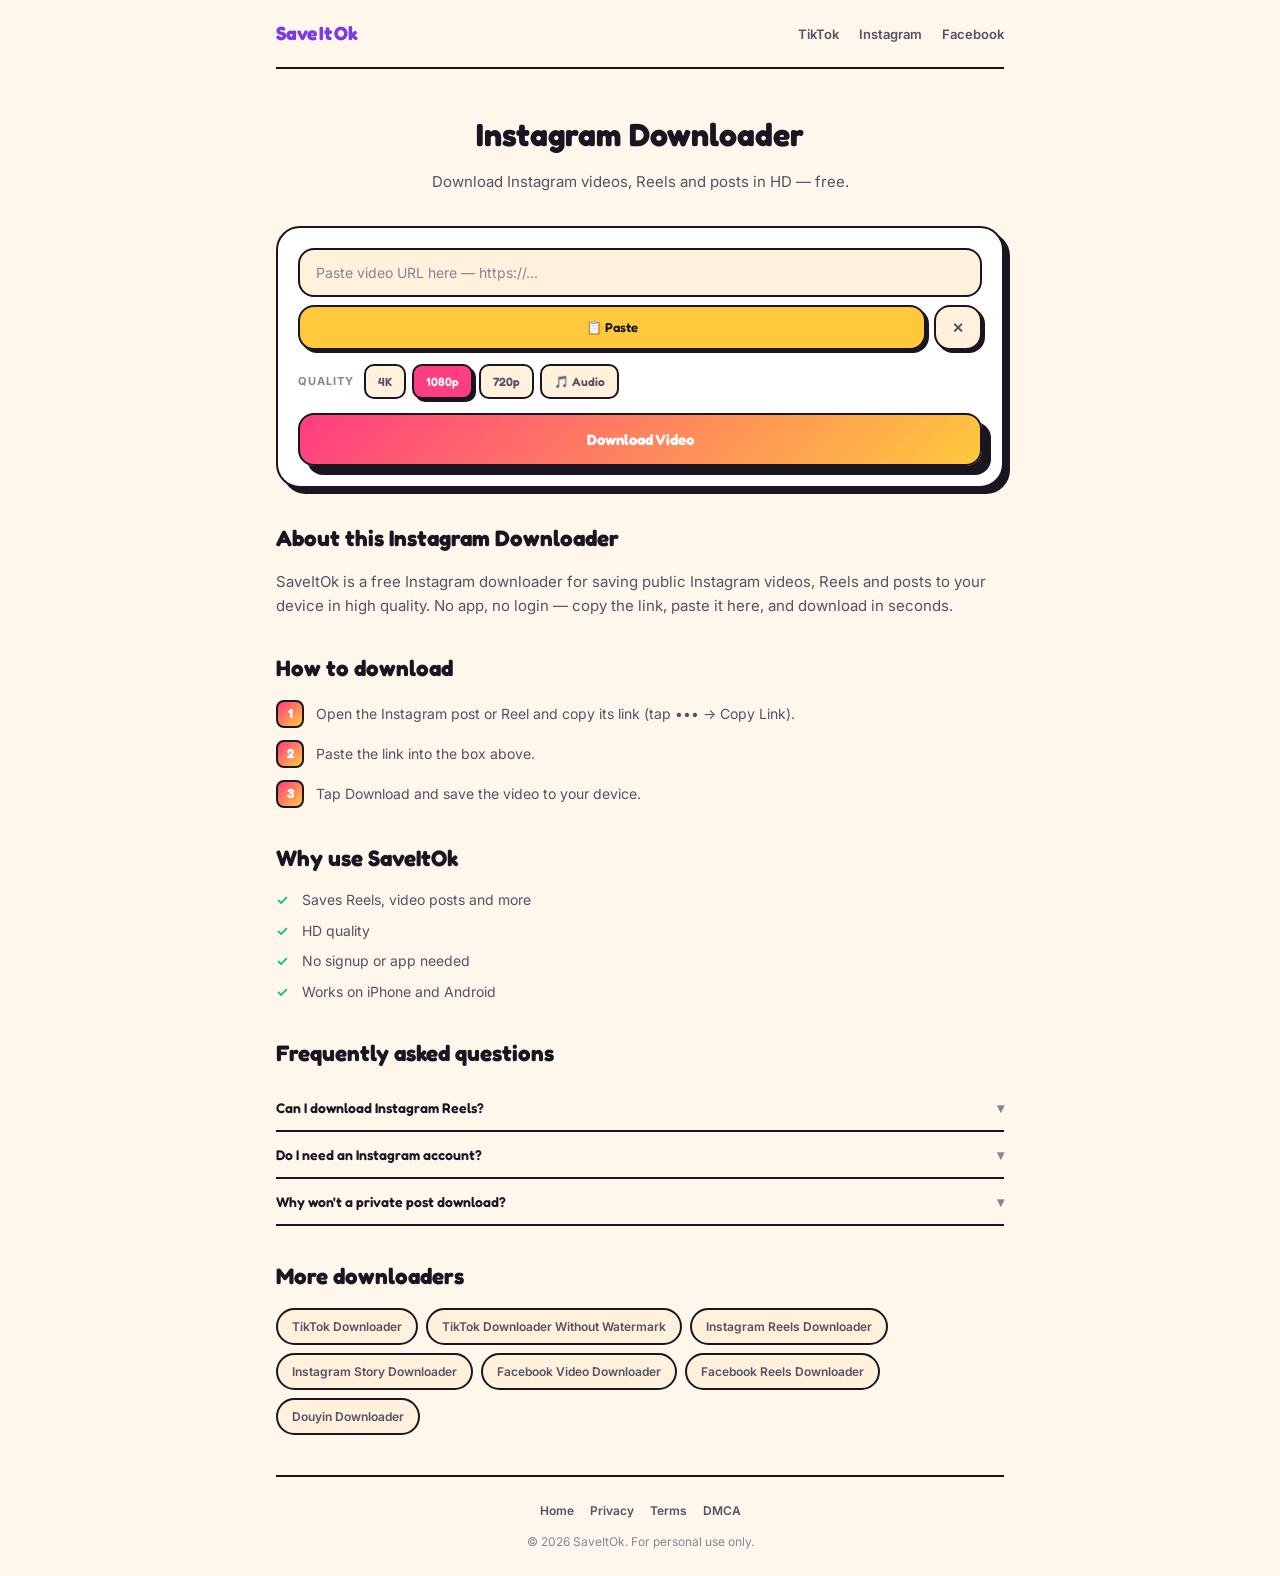
<file: instagram-downloader.html>
<!DOCTYPE html>
<html lang="en">
<head>
<meta charset="UTF-8">
<meta name="viewport" content="width=device-width, initial-scale=1.0">
<title>Instagram Downloader — Save Instagram Videos &amp; Reels Free | SaveItOk</title>
<meta name="description" content="Free Instagram downloader. Save Instagram videos, Reels and photos in HD. No app, no login — paste the link and download.">
<meta name="keywords" content="instagram downloader, instagram video downloader, download instagram video, save instagram reel">
<meta name="robots" content="index,follow">
<meta name="theme-color" content="#FF3D81">
<link rel="canonical" href="https://saveitok.com/instagram-downloader">
<link rel="icon" type="image/svg+xml" href="/favicon.svg">
<link rel="manifest" href="/manifest.json">
<!-- Open Graph -->
<meta property="og:title" content="Instagram Downloader — Save Instagram Videos &amp; Reels Free | SaveItOk">
<meta property="og:description" content="Free Instagram downloader. Save Instagram videos, Reels and photos in HD. No app, no login — paste the link and download.">
<meta property="og:type" content="website">
<meta property="og:url" content="https://saveitok.com/instagram-downloader">
<meta property="og:image" content="https://saveitok.com/og-image.png">
<meta property="og:site_name" content="SaveItOk">
<meta name="twitter:card" content="summary_large_image">
<meta name="twitter:title" content="Instagram Downloader — Save Instagram Videos &amp; Reels Free | SaveItOk">
<meta name="twitter:description" content="Free Instagram downloader. Save Instagram videos, Reels and photos in HD. No app, no login — paste the link and download.">
<meta name="twitter:image" content="https://saveitok.com/og-image.png">
<!-- Structured data -->
<script type="application/ld+json">[{"@context": "https://schema.org", "@type": "SoftwareApplication", "name": "SaveItOk Instagram Downloader", "applicationCategory": "MultimediaApplication", "operatingSystem": "Web", "offers": {"@type": "Offer", "price": "0", "priceCurrency": "USD"}, "description": "Free Instagram downloader. Save Instagram videos, Reels and photos in HD. No app, no login — paste the link and download.", "url": "https://saveitok.com/instagram-downloader"}, {"@context": "https://schema.org", "@type": "FAQPage", "mainEntity": [{"@type": "Question", "name": "Can I download Instagram Reels?", "acceptedAnswer": {"@type": "Answer", "text": "Yes. Paste the Reel's link into the box above and download it in HD."}}, {"@type": "Question", "name": "Do I need an Instagram account?", "acceptedAnswer": {"@type": "Answer", "text": "No. SaveItOk works without logging into Instagram, for public content."}}, {"@type": "Question", "name": "Why won't a private post download?", "acceptedAnswer": {"@type": "Answer", "text": "Private accounts and Stories from private profiles can't be accessed. Only public content can be downloaded."}}]}, {"@context": "https://schema.org", "@type": "BreadcrumbList", "itemListElement": [{"@type": "ListItem", "position": 1, "name": "Home", "item": "https://saveitok.com/"}, {"@type": "ListItem", "position": 2, "name": "Instagram Downloader", "item": "https://saveitok.com/instagram-downloader"}]}]</script>
<link rel="preconnect" href="https://fonts.googleapis.com">
<link rel="preconnect" href="https://fonts.gstatic.com" crossorigin>
<link href="https://fonts.googleapis.com/css2?family=Fredoka:wght@500;600;700&family=Inter:wght@400;500;600&display=swap" rel="stylesheet">
<style>
*,*::before,*::after{box-sizing:border-box;margin:0;padding:0}
:root{
  --bg:#FFF7EC;--bg2:#FFFFFF;--bg3:#FFF1DC;--border2:#191521;
  --text:#191521;--muted:#8A8296;--muted2:#565063;--accent:#FF3D81;--accent2:#7C3AED;--green:#16C784;--red:#FF4757;--yellow:#FFC93C;
  --grad:linear-gradient(135deg,#FF3D81 0%,#FFC93C 100%);
  --ff-head:'Fredoka',sans-serif;--ff-body:'Inter',sans-serif;--r:16px;
  --shadow:6px 6px 0 var(--border2);--shadow-sm:3px 3px 0 var(--border2);--shadow-lg:9px 9px 0 var(--border2);
}
body{background:var(--bg);color:var(--text);font-family:var(--ff-body);line-height:1.6}
a{color:var(--accent2);text-decoration:none;font-weight:600}
.wrap{max-width:760px;margin:0 auto;padding:0 16px}
header{display:flex;align-items:center;justify-content:space-between;padding:18px 0;border-bottom:2.5px solid var(--border2)}
.logo{display:flex;align-items:center;gap:2px;font-family:var(--ff-head);font-weight:700;font-size:1.2rem}
nav a{font-size:13px;color:var(--muted2);margin-left:16px;font-weight:600}
nav a:hover{color:var(--accent)}
.hero{text-align:center;padding:40px 0 24px}
.hero h1{font-family:var(--ff-head);font-size:2rem;font-weight:700;margin-bottom:10px}
.hero .tagline{color:var(--muted2);font-size:15px;max-width:520px;margin:0 auto}
.card{background:var(--bg2);border:2.5px solid var(--border2);border-radius:24px;padding:20px;margin:8px 0 28px;box-shadow:var(--shadow)}
.url-row{display:flex;flex-wrap:wrap;gap:8px;margin-bottom:14px}
.url-input{flex:1 1 100%;background:var(--bg3);border:2.5px solid var(--border2);border-radius:var(--r);padding:14px 16px;font-family:var(--ff-body);font-size:14px;color:var(--text);outline:none}
.url-input:focus{border-color:var(--accent)}
.url-input::placeholder{color:var(--muted)}
.btn-row{display:flex;gap:8px}
.paste-btn{background:var(--yellow);border:2.5px solid var(--border2);border-radius:var(--r);padding:12px 16px;font-family:var(--ff-head);font-size:13px;font-weight:600;color:var(--text);cursor:pointer;box-shadow:var(--shadow-sm);transition:all .15s;flex:1}
.clear-btn{background:var(--bg3);border:2.5px solid var(--border2);border-radius:var(--r);padding:12px 16px;font-family:var(--ff-head);font-size:14px;font-weight:700;color:var(--muted2);cursor:pointer;box-shadow:var(--shadow-sm);transition:all .15s}
.paste-btn:hover,.clear-btn:hover{transform:translate(-2px,-2px);box-shadow:5px 5px 0 var(--border2)}
.paste-btn:active,.clear-btn:active{transform:translate(1px,1px);box-shadow:1px 1px 0 var(--border2)}
.clear-btn:hover{color:var(--red);border-color:var(--red)}
.quality-row{display:flex;flex-wrap:wrap;gap:6px;margin-bottom:14px;align-items:center}
.q-label{font-size:11px;color:var(--muted);text-transform:uppercase;letter-spacing:1px;margin-right:4px;font-weight:700}
.q-btn{background:var(--bg3);border:2.5px solid var(--border2);border-radius:10px;padding:8px 12px;font-family:var(--ff-head);font-size:12px;font-weight:600;color:var(--muted2);cursor:pointer;transition:all .15s}
.q-btn:hover{transform:translate(-1px,-1px);box-shadow:3px 3px 0 var(--border2)}
.q-btn.active{background:var(--accent);border-color:var(--border2);color:#fff;box-shadow:3px 3px 0 var(--border2)}
.dl-btn{width:100%;background:var(--grad);border:2.5px solid var(--border2);border-radius:var(--r);padding:15px;font-family:var(--ff-head);font-size:15px;font-weight:700;color:#fff;cursor:pointer;box-shadow:var(--shadow-lg);transition:all .15s}
.dl-btn:hover:not(:disabled){transform:translate(-2px,-2px);box-shadow:11px 11px 0 var(--border2)}
.dl-btn:active:not(:disabled){transform:translate(3px,3px);box-shadow:3px 3px 0 var(--border2)}
.dl-btn:disabled{opacity:0.6;cursor:not-allowed}
.status{margin-top:12px;padding:12px 14px;border-radius:var(--r);font-size:13px;display:none}
.status.show{display:block}
.status.error{background:#FFE3E7;border:2.5px solid var(--red);color:#C81E38}
.status.success{background:#DDF9EC;border:2.5px solid var(--green);color:#0D8F5C}
.result{margin-top:14px;display:none}
.result.show{display:block}
.dl-opt{display:flex;align-items:center;justify-content:space-between;gap:12px;background:var(--bg3);border:2.5px solid var(--border2);border-radius:var(--r);padding:12px 14px;margin-bottom:8px}
.dl-opt .meta strong{display:block;font-family:var(--ff-head);font-size:14px}
.dl-opt .meta span{font-size:11px;color:var(--muted2)}
.dl-opt button{background:var(--grad);border:2px solid var(--border2);border-radius:10px;padding:9px 16px;font-family:var(--ff-head);font-size:12px;font-weight:700;color:#fff;cursor:pointer;box-shadow:3px 3px 0 var(--border2)}
.spinner{display:inline-block;width:14px;height:14px;border:2px solid rgba(255,255,255,0.4);border-top-color:#fff;border-radius:50%;animation:spin 0.6s linear infinite;margin-right:8px;vertical-align:middle}
@keyframes spin{to{transform:rotate(360deg)}}
section{margin:32px 0}
h2{font-family:var(--ff-head);font-size:1.4rem;font-weight:700;margin-bottom:14px}
.intro{color:var(--muted2);font-size:15px}
.how-list{list-style:none;counter-reset:s}
.how-list li{display:flex;gap:12px;align-items:flex-start;margin-bottom:12px}
.step-n{flex:0 0 28px;height:28px;display:flex;align-items:center;justify-content:center;background:var(--grad);border:2px solid var(--border2);border-radius:8px;font-family:var(--ff-head);font-weight:700;font-size:13px;color:#fff}
.how-list p{color:var(--muted2);font-size:14px;padding-top:3px}
.ben-list{list-style:none}
.ben-list li{position:relative;padding-left:26px;margin-bottom:8px;color:var(--muted2);font-size:14px}
.ben-list li::before{content:"✓";position:absolute;left:0;color:var(--green);font-weight:700}
.faq-item{border-bottom:2.5px solid var(--border2)}
.faq-q{width:100%;background:none;border:none;text-align:left;padding:14px 0;font-family:var(--ff-head);font-size:14px;font-weight:600;color:var(--text);cursor:pointer;display:flex;justify-content:space-between;align-items:center}
.faq-a{max-height:0;overflow:hidden;transition:max-height 0.25s;color:var(--muted2);font-size:14px}
.faq-item.open .faq-a{max-height:200px;padding-bottom:14px}
.faq-item.open .arrow{transform:rotate(180deg);color:var(--accent2)}
.faq-item.open .faq-q{color:var(--accent2)}
.arrow{transition:transform 0.2s;color:var(--muted)}
.links{display:flex;flex-wrap:wrap;gap:8px}
.links a{background:var(--bg3);border:2px solid var(--border2);border-radius:20px;padding:7px 14px;font-size:12px;color:var(--muted2);font-weight:600}
.links a:hover{color:var(--accent);border-color:var(--accent)}
footer{border-top:2.5px solid var(--border2);padding:24px 0;margin-top:40px;text-align:center}
.footer-links{display:flex;flex-wrap:wrap;justify-content:center;gap:16px;margin-bottom:12px}
.footer-links a{font-size:12px;color:var(--muted2);font-weight:600}
.footer-copy{font-size:12px;color:var(--muted)}
@media(max-width:600px){.hero h1{font-size:1.7rem}.wrap{padding:0 14px}}
</style>
</head>
<body>
<div class="wrap">

  <header>
    <a href="/" class="logo" aria-label="SaveItOk home">Save<span style="color:var(--accent2)">It</span>Ok</a>
    <nav aria-label="Primary">
      <a href="/tiktok-downloader">TikTok</a>
      <a href="/instagram-downloader">Instagram</a>
      <a href="/facebook-video-downloader">Facebook</a>
    </nav>
  </header>

  <main>
    <div class="hero">
      <h1>Instagram Downloader</h1>
      <p class="tagline">Download Instagram videos, Reels and posts in HD — free.</p>
    </div>

    <!-- DOWNLOAD WIDGET -->
    <div class="card">
      <div class="url-row">
        <input type="url" class="url-input" id="urlInput" placeholder="Paste video URL here — https://..." autocomplete="off" spellcheck="false" aria-label="Video URL">
        <div class="btn-row" style="flex:1 1 100%">
          <button class="paste-btn" onclick="pasteUrl()" type="button">📋 Paste</button>
          <button class="clear-btn" onclick="clearUrl()" type="button" title="Clear" aria-label="Clear">✕</button>
        </div>
      </div>
      <div class="quality-row" role="group" aria-label="Quality">
        <span class="q-label">Quality</span>
        <button class="q-btn" data-q="4k" onclick="selQ(this)" type="button">4K</button>
        <button class="q-btn active" data-q="1080p" onclick="selQ(this)" type="button">1080p</button>
        <button class="q-btn" data-q="720p" onclick="selQ(this)" type="button">720p</button>
        <button class="q-btn" data-q="audio" onclick="selQ(this)" type="button">🎵 Audio</button>
      </div>
      <button class="dl-btn" id="dlBtn" onclick="doDownload()" type="button">Download Video</button>
      <div class="status" id="status" role="alert"></div>
      <div class="result" id="result">
        <div id="dlOptions"></div>
      </div>
    </div>

    <section>
      <h2>About this Instagram Downloader</h2>
      <p class="intro">SaveItOk is a free Instagram downloader for saving public Instagram videos, Reels and posts to your device in high quality. No app, no login — copy the link, paste it here, and download in seconds.</p>
    </section>

    <section>
      <h2>How to download</h2>
      <ol class="how-list">
        <li><span class="step-n">1</span><p>Open the Instagram post or Reel and copy its link (tap ••• → Copy Link).</p></li>
<li><span class="step-n">2</span><p>Paste the link into the box above.</p></li>
<li><span class="step-n">3</span><p>Tap Download and save the video to your device.</p></li>
      </ol>
    </section>

    <section>
      <h2>Why use SaveItOk</h2>
      <ul class="ben-list">
        <li>Saves Reels, video posts and more</li>
<li>HD quality</li>
<li>No signup or app needed</li>
<li>Works on iPhone and Android</li>
      </ul>
    </section>

    <section>
      <h2>Frequently asked questions</h2>
      <div class="faq-item"><button class="faq-q" aria-expanded="false">Can I download Instagram Reels?<span class="arrow" aria-hidden="true">▾</span></button><div class="faq-a">Yes. Paste the Reel&#x27;s link into the box above and download it in HD.</div></div>
<div class="faq-item"><button class="faq-q" aria-expanded="false">Do I need an Instagram account?<span class="arrow" aria-hidden="true">▾</span></button><div class="faq-a">No. SaveItOk works without logging into Instagram, for public content.</div></div>
<div class="faq-item"><button class="faq-q" aria-expanded="false">Why won&#x27;t a private post download?<span class="arrow" aria-hidden="true">▾</span></button><div class="faq-a">Private accounts and Stories from private profiles can&#x27;t be accessed. Only public content can be downloaded.</div></div>
    </section>

    <section>
      <h2>More downloaders</h2>
      <div class="links">
        <a href="/tiktok-downloader">TikTok Downloader</a>
<a href="/tiktok-without-watermark">TikTok Downloader Without Watermark</a>
<a href="/instagram-reels-downloader">Instagram Reels Downloader</a>
<a href="/instagram-story-downloader">Instagram Story Downloader</a>
<a href="/facebook-video-downloader">Facebook Video Downloader</a>
<a href="/facebook-reels-downloader">Facebook Reels Downloader</a>
<a href="/douyin-downloader">Douyin Downloader</a>
      </div>
    </section>
  </main>

  <footer>
    <div class="footer-links">
      <a href="/">Home</a>
      <a href="/privacy.html">Privacy</a>
      <a href="/terms.html">Terms</a>
      <a href="/dmca.html">DMCA</a>
    </div>
    <div class="footer-copy">© 2026 SaveItOk. For personal use only.</div>
  </footer>

</div>

<script>
let selectedQuality='1080p';
const DEFAULT_PLATFORM='instagram';

function selQ(btn){
  document.querySelectorAll('.q-btn').forEach(b=>b.classList.remove('active'));
  btn.classList.add('active');
  selectedQuality=btn.dataset.q;
}
async function pasteUrl(){
  try{const t=await navigator.clipboard.readText();document.getElementById('urlInput').value=t;}
  catch(e){document.getElementById('urlInput').focus();}
}
function clearUrl(){
  document.getElementById('urlInput').value='';
  document.getElementById('result').classList.remove('show');
  document.getElementById('status').classList.remove('show');
  document.getElementById('urlInput').focus();
}
function showStatus(msg,type){
  const el=document.getElementById('status');
  el.textContent=msg;el.className='status show '+type;
}
function isValidUrl(u){try{new URL(u);return u.startsWith('http');}catch{return false;}}

async function doDownload(){
  const url=document.getElementById('urlInput').value.trim();
  const btn=document.getElementById('dlBtn');
  if(!url){showStatus('Please paste a video URL first.','error');return;}
  if(!isValidUrl(url)){showStatus('That doesn\'t look like a valid link. Copy it directly from the app.','error');return;}
  if(url.includes('youtube.com')||url.includes('youtu.be')){showStatus('YouTube isn\'t supported. Try TikTok, Douyin, Instagram or Facebook.','error');return;}

  btn.disabled=true;btn.innerHTML='<span class="spinner"></span>Fetching video...';
  document.getElementById('result').classList.remove('show');
  try{
    const res=await fetch('/api/download',{
      method:'POST',headers:{'Content-Type':'application/json'},
      body:JSON.stringify({url,quality:selectedQuality,isAudioOnly:selectedQuality==='audio'}),
      signal:AbortSignal.timeout(30000)
    });
    const data=await res.json();
    if(!res.ok||data.status==='error'){throw new Error(data.text||data.error||'Download failed. Try again.');}
    renderResult(data);
  }catch(e){
    showStatus(e.message&&e.message.includes('timeout')?'Connection timed out. Try again.':(e.message||'Download failed.'),'error');
  }finally{
    btn.disabled=false;btn.innerHTML='Download Video';
  }
}

function renderResult(data){
  const items=Array.isArray(data.picker)?data.picker:[];
  const box=document.getElementById('dlOptions');
  box.innerHTML='';
  const plat=(data.source||DEFAULT_PLATFORM||'video').toLowerCase();
  items.forEach((it,i)=>{
    const label=it.label||(it.type==='audio'?'Audio (MP3)':'Video');
    const ext=it.ext||(it.type==='audio'?'mp3':'mp4');
    const info=it.type==='audio'?'MP3 · Audio only':(ext.toUpperCase()+' · Video');
    const fname=plat+'_'+(i+1)+'.'+ext;
    const proxied=it.url?('/api/proxy?url='+encodeURIComponent(it.url)+'&name='+encodeURIComponent(fname)):it.url;
    const row=document.createElement('div');
    row.className='dl-opt';
    const m=document.createElement('div');m.className='meta';
    const s=document.createElement('strong');s.textContent=label;
    const sp=document.createElement('span');sp.textContent=info;
    m.appendChild(s);m.appendChild(sp);
    const b=document.createElement('button');b.type='button';b.textContent='Download';
    b.addEventListener('click',()=>{
      const a=document.createElement('a');a.href=proxied;a.download=fname;a.rel='noopener';
      document.body.appendChild(a);a.click();document.body.removeChild(a);
      showStatus('Download started. Check your Downloads folder.','success');
    });
    row.appendChild(m);row.appendChild(b);box.appendChild(row);
  });
  if(!box.children.length){box.innerHTML='<p style="color:var(--muted2);font-size:13px">No download links found. The video may be private or restricted.</p>';}
  document.getElementById('result').classList.add('show');
  showStatus('Video ready. Tap Download to save.','success');
}

document.getElementById('urlInput').addEventListener('keydown',e=>{if(e.key==='Enter')doDownload();});
document.querySelectorAll('.faq-q').forEach(q=>{
  q.addEventListener('click',()=>{
    const item=q.parentElement;const open=item.classList.contains('open');
    document.querySelectorAll('.faq-item').forEach(f=>f.classList.remove('open'));
    if(!open){item.classList.add('open');q.setAttribute('aria-expanded','true');}
    else q.setAttribute('aria-expanded','false');
  });
});
</script>
</body>
</html>
</file>
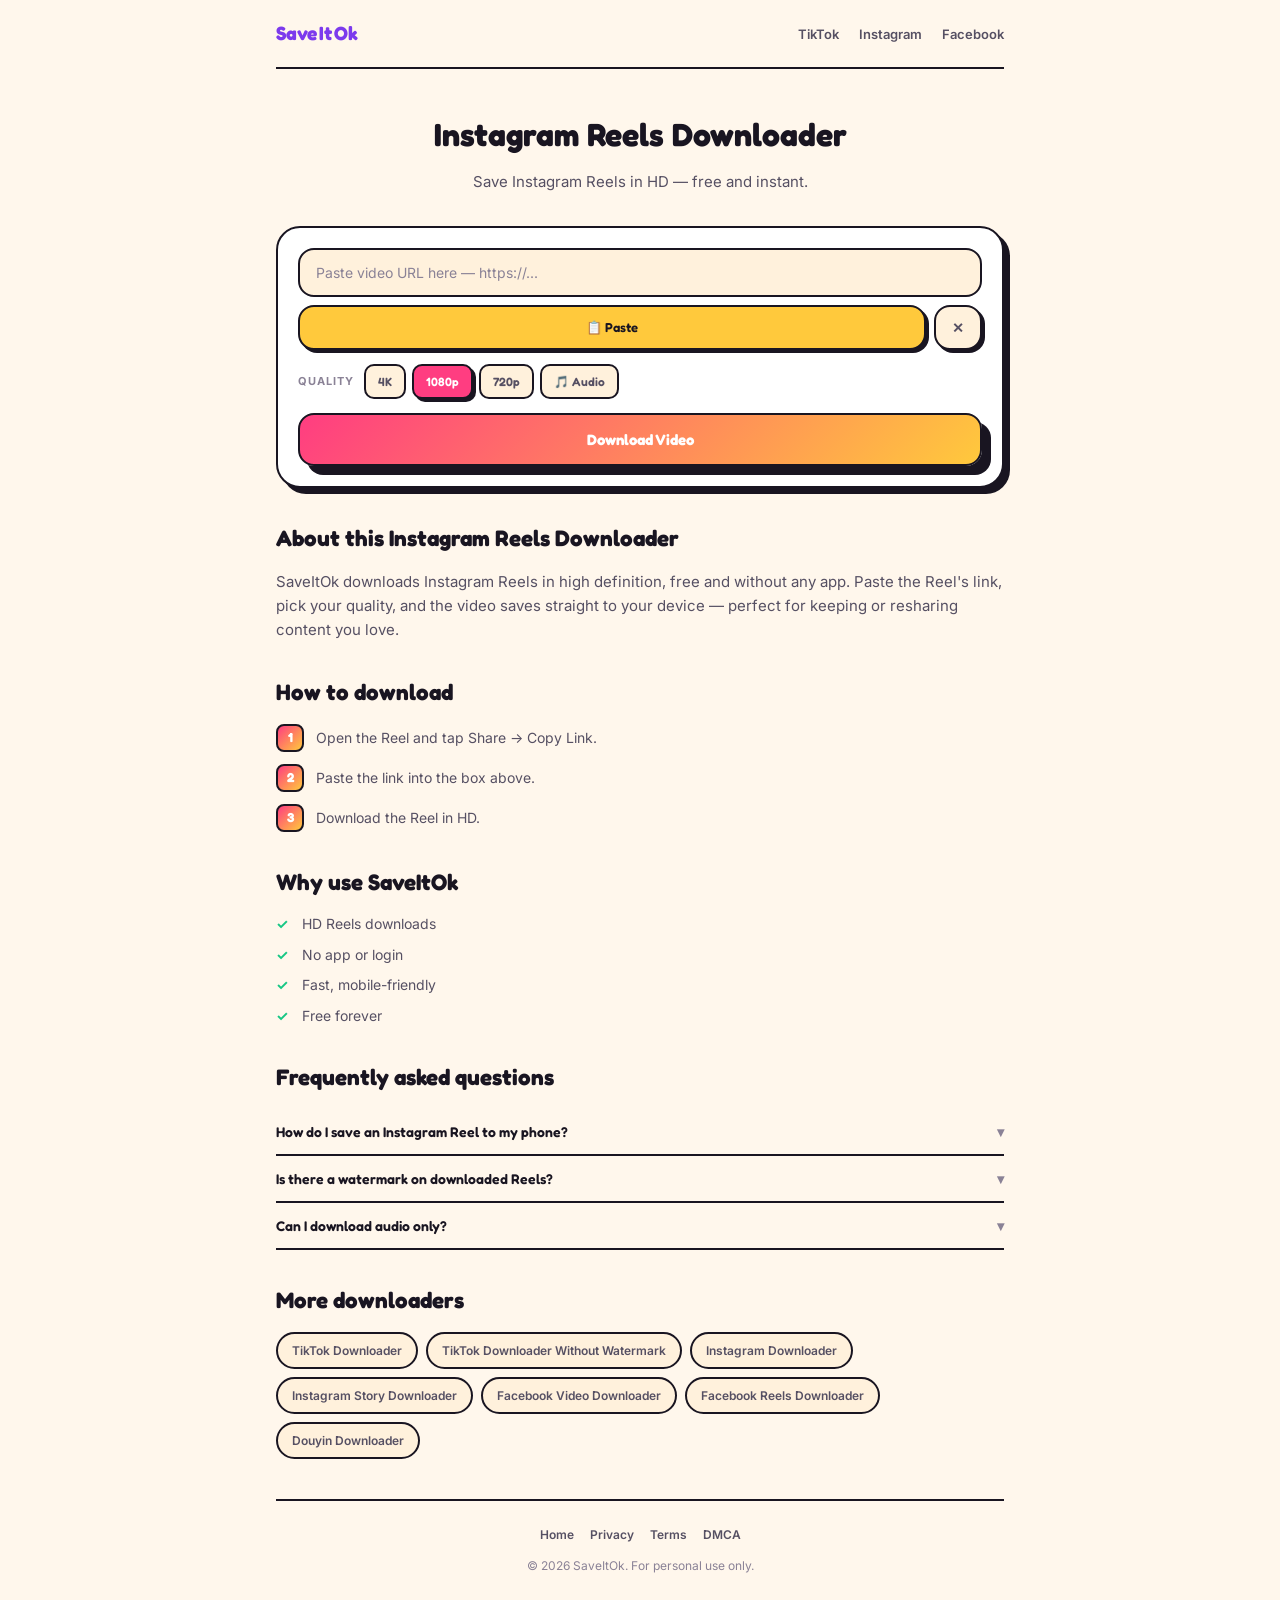
<file: instagram-reels-downloader.html>
<!DOCTYPE html>
<html lang="en">
<head>
<meta charset="UTF-8">
<meta name="viewport" content="width=device-width, initial-scale=1.0">
<title>Instagram Reels Downloader — Save Reels in HD Free | SaveItOk</title>
<meta name="description" content="Download Instagram Reels in HD for free. No watermark hassle, no app, no login. Paste the Reel link and save instantly.">
<meta name="keywords" content="instagram reels downloader, download instagram reels, save instagram reel, reels downloader">
<meta name="robots" content="index,follow">
<meta name="theme-color" content="#FF3D81">
<link rel="canonical" href="https://saveitok.com/instagram-reels-downloader">
<link rel="icon" type="image/svg+xml" href="/favicon.svg">
<link rel="manifest" href="/manifest.json">
<!-- Open Graph -->
<meta property="og:title" content="Instagram Reels Downloader — Save Reels in HD Free | SaveItOk">
<meta property="og:description" content="Download Instagram Reels in HD for free. No watermark hassle, no app, no login. Paste the Reel link and save instantly.">
<meta property="og:type" content="website">
<meta property="og:url" content="https://saveitok.com/instagram-reels-downloader">
<meta property="og:image" content="https://saveitok.com/og-image.png">
<meta property="og:site_name" content="SaveItOk">
<meta name="twitter:card" content="summary_large_image">
<meta name="twitter:title" content="Instagram Reels Downloader — Save Reels in HD Free | SaveItOk">
<meta name="twitter:description" content="Download Instagram Reels in HD for free. No watermark hassle, no app, no login. Paste the Reel link and save instantly.">
<meta name="twitter:image" content="https://saveitok.com/og-image.png">
<!-- Structured data -->
<script type="application/ld+json">[{"@context": "https://schema.org", "@type": "SoftwareApplication", "name": "SaveItOk Instagram Reels Downloader", "applicationCategory": "MultimediaApplication", "operatingSystem": "Web", "offers": {"@type": "Offer", "price": "0", "priceCurrency": "USD"}, "description": "Download Instagram Reels in HD for free. No watermark hassle, no app, no login. Paste the Reel link and save instantly.", "url": "https://saveitok.com/instagram-reels-downloader"}, {"@context": "https://schema.org", "@type": "FAQPage", "mainEntity": [{"@type": "Question", "name": "How do I save an Instagram Reel to my phone?", "acceptedAnswer": {"@type": "Answer", "text": "Copy the Reel link, paste it above, and tap Download. The file saves to your device."}}, {"@type": "Question", "name": "Is there a watermark on downloaded Reels?", "acceptedAnswer": {"@type": "Answer", "text": "The download reflects the original video as provided by Instagram."}}, {"@type": "Question", "name": "Can I download audio only?", "acceptedAnswer": {"@type": "Answer", "text": "Yes, choose the Audio option to save just the sound as MP3."}}]}, {"@context": "https://schema.org", "@type": "BreadcrumbList", "itemListElement": [{"@type": "ListItem", "position": 1, "name": "Home", "item": "https://saveitok.com/"}, {"@type": "ListItem", "position": 2, "name": "Instagram Reels Downloader", "item": "https://saveitok.com/instagram-reels-downloader"}]}]</script>
<link rel="preconnect" href="https://fonts.googleapis.com">
<link rel="preconnect" href="https://fonts.gstatic.com" crossorigin>
<link href="https://fonts.googleapis.com/css2?family=Fredoka:wght@500;600;700&family=Inter:wght@400;500;600&display=swap" rel="stylesheet">
<style>
*,*::before,*::after{box-sizing:border-box;margin:0;padding:0}
:root{
  --bg:#FFF7EC;--bg2:#FFFFFF;--bg3:#FFF1DC;--border2:#191521;
  --text:#191521;--muted:#8A8296;--muted2:#565063;--accent:#FF3D81;--accent2:#7C3AED;--green:#16C784;--red:#FF4757;--yellow:#FFC93C;
  --grad:linear-gradient(135deg,#FF3D81 0%,#FFC93C 100%);
  --ff-head:'Fredoka',sans-serif;--ff-body:'Inter',sans-serif;--r:16px;
  --shadow:6px 6px 0 var(--border2);--shadow-sm:3px 3px 0 var(--border2);--shadow-lg:9px 9px 0 var(--border2);
}
body{background:var(--bg);color:var(--text);font-family:var(--ff-body);line-height:1.6}
a{color:var(--accent2);text-decoration:none;font-weight:600}
.wrap{max-width:760px;margin:0 auto;padding:0 16px}
header{display:flex;align-items:center;justify-content:space-between;padding:18px 0;border-bottom:2.5px solid var(--border2)}
.logo{display:flex;align-items:center;gap:2px;font-family:var(--ff-head);font-weight:700;font-size:1.2rem}
nav a{font-size:13px;color:var(--muted2);margin-left:16px;font-weight:600}
nav a:hover{color:var(--accent)}
.hero{text-align:center;padding:40px 0 24px}
.hero h1{font-family:var(--ff-head);font-size:2rem;font-weight:700;margin-bottom:10px}
.hero .tagline{color:var(--muted2);font-size:15px;max-width:520px;margin:0 auto}
.card{background:var(--bg2);border:2.5px solid var(--border2);border-radius:24px;padding:20px;margin:8px 0 28px;box-shadow:var(--shadow)}
.url-row{display:flex;flex-wrap:wrap;gap:8px;margin-bottom:14px}
.url-input{flex:1 1 100%;background:var(--bg3);border:2.5px solid var(--border2);border-radius:var(--r);padding:14px 16px;font-family:var(--ff-body);font-size:14px;color:var(--text);outline:none}
.url-input:focus{border-color:var(--accent)}
.url-input::placeholder{color:var(--muted)}
.btn-row{display:flex;gap:8px}
.paste-btn{background:var(--yellow);border:2.5px solid var(--border2);border-radius:var(--r);padding:12px 16px;font-family:var(--ff-head);font-size:13px;font-weight:600;color:var(--text);cursor:pointer;box-shadow:var(--shadow-sm);transition:all .15s;flex:1}
.clear-btn{background:var(--bg3);border:2.5px solid var(--border2);border-radius:var(--r);padding:12px 16px;font-family:var(--ff-head);font-size:14px;font-weight:700;color:var(--muted2);cursor:pointer;box-shadow:var(--shadow-sm);transition:all .15s}
.paste-btn:hover,.clear-btn:hover{transform:translate(-2px,-2px);box-shadow:5px 5px 0 var(--border2)}
.paste-btn:active,.clear-btn:active{transform:translate(1px,1px);box-shadow:1px 1px 0 var(--border2)}
.clear-btn:hover{color:var(--red);border-color:var(--red)}
.quality-row{display:flex;flex-wrap:wrap;gap:6px;margin-bottom:14px;align-items:center}
.q-label{font-size:11px;color:var(--muted);text-transform:uppercase;letter-spacing:1px;margin-right:4px;font-weight:700}
.q-btn{background:var(--bg3);border:2.5px solid var(--border2);border-radius:10px;padding:8px 12px;font-family:var(--ff-head);font-size:12px;font-weight:600;color:var(--muted2);cursor:pointer;transition:all .15s}
.q-btn:hover{transform:translate(-1px,-1px);box-shadow:3px 3px 0 var(--border2)}
.q-btn.active{background:var(--accent);border-color:var(--border2);color:#fff;box-shadow:3px 3px 0 var(--border2)}
.dl-btn{width:100%;background:var(--grad);border:2.5px solid var(--border2);border-radius:var(--r);padding:15px;font-family:var(--ff-head);font-size:15px;font-weight:700;color:#fff;cursor:pointer;box-shadow:var(--shadow-lg);transition:all .15s}
.dl-btn:hover:not(:disabled){transform:translate(-2px,-2px);box-shadow:11px 11px 0 var(--border2)}
.dl-btn:active:not(:disabled){transform:translate(3px,3px);box-shadow:3px 3px 0 var(--border2)}
.dl-btn:disabled{opacity:0.6;cursor:not-allowed}
.status{margin-top:12px;padding:12px 14px;border-radius:var(--r);font-size:13px;display:none}
.status.show{display:block}
.status.error{background:#FFE3E7;border:2.5px solid var(--red);color:#C81E38}
.status.success{background:#DDF9EC;border:2.5px solid var(--green);color:#0D8F5C}
.result{margin-top:14px;display:none}
.result.show{display:block}
.dl-opt{display:flex;align-items:center;justify-content:space-between;gap:12px;background:var(--bg3);border:2.5px solid var(--border2);border-radius:var(--r);padding:12px 14px;margin-bottom:8px}
.dl-opt .meta strong{display:block;font-family:var(--ff-head);font-size:14px}
.dl-opt .meta span{font-size:11px;color:var(--muted2)}
.dl-opt button{background:var(--grad);border:2px solid var(--border2);border-radius:10px;padding:9px 16px;font-family:var(--ff-head);font-size:12px;font-weight:700;color:#fff;cursor:pointer;box-shadow:3px 3px 0 var(--border2)}
.spinner{display:inline-block;width:14px;height:14px;border:2px solid rgba(255,255,255,0.4);border-top-color:#fff;border-radius:50%;animation:spin 0.6s linear infinite;margin-right:8px;vertical-align:middle}
@keyframes spin{to{transform:rotate(360deg)}}
section{margin:32px 0}
h2{font-family:var(--ff-head);font-size:1.4rem;font-weight:700;margin-bottom:14px}
.intro{color:var(--muted2);font-size:15px}
.how-list{list-style:none;counter-reset:s}
.how-list li{display:flex;gap:12px;align-items:flex-start;margin-bottom:12px}
.step-n{flex:0 0 28px;height:28px;display:flex;align-items:center;justify-content:center;background:var(--grad);border:2px solid var(--border2);border-radius:8px;font-family:var(--ff-head);font-weight:700;font-size:13px;color:#fff}
.how-list p{color:var(--muted2);font-size:14px;padding-top:3px}
.ben-list{list-style:none}
.ben-list li{position:relative;padding-left:26px;margin-bottom:8px;color:var(--muted2);font-size:14px}
.ben-list li::before{content:"✓";position:absolute;left:0;color:var(--green);font-weight:700}
.faq-item{border-bottom:2.5px solid var(--border2)}
.faq-q{width:100%;background:none;border:none;text-align:left;padding:14px 0;font-family:var(--ff-head);font-size:14px;font-weight:600;color:var(--text);cursor:pointer;display:flex;justify-content:space-between;align-items:center}
.faq-a{max-height:0;overflow:hidden;transition:max-height 0.25s;color:var(--muted2);font-size:14px}
.faq-item.open .faq-a{max-height:200px;padding-bottom:14px}
.faq-item.open .arrow{transform:rotate(180deg);color:var(--accent2)}
.faq-item.open .faq-q{color:var(--accent2)}
.arrow{transition:transform 0.2s;color:var(--muted)}
.links{display:flex;flex-wrap:wrap;gap:8px}
.links a{background:var(--bg3);border:2px solid var(--border2);border-radius:20px;padding:7px 14px;font-size:12px;color:var(--muted2);font-weight:600}
.links a:hover{color:var(--accent);border-color:var(--accent)}
footer{border-top:2.5px solid var(--border2);padding:24px 0;margin-top:40px;text-align:center}
.footer-links{display:flex;flex-wrap:wrap;justify-content:center;gap:16px;margin-bottom:12px}
.footer-links a{font-size:12px;color:var(--muted2);font-weight:600}
.footer-copy{font-size:12px;color:var(--muted)}
@media(max-width:600px){.hero h1{font-size:1.7rem}.wrap{padding:0 14px}}
</style>
</head>
<body>
<div class="wrap">

  <header>
    <a href="/" class="logo" aria-label="SaveItOk home">Save<span style="color:var(--accent2)">It</span>Ok</a>
    <nav aria-label="Primary">
      <a href="/tiktok-downloader">TikTok</a>
      <a href="/instagram-downloader">Instagram</a>
      <a href="/facebook-video-downloader">Facebook</a>
    </nav>
  </header>

  <main>
    <div class="hero">
      <h1>Instagram Reels Downloader</h1>
      <p class="tagline">Save Instagram Reels in HD — free and instant.</p>
    </div>

    <!-- DOWNLOAD WIDGET -->
    <div class="card">
      <div class="url-row">
        <input type="url" class="url-input" id="urlInput" placeholder="Paste video URL here — https://..." autocomplete="off" spellcheck="false" aria-label="Video URL">
        <div class="btn-row" style="flex:1 1 100%">
          <button class="paste-btn" onclick="pasteUrl()" type="button">📋 Paste</button>
          <button class="clear-btn" onclick="clearUrl()" type="button" title="Clear" aria-label="Clear">✕</button>
        </div>
      </div>
      <div class="quality-row" role="group" aria-label="Quality">
        <span class="q-label">Quality</span>
        <button class="q-btn" data-q="4k" onclick="selQ(this)" type="button">4K</button>
        <button class="q-btn active" data-q="1080p" onclick="selQ(this)" type="button">1080p</button>
        <button class="q-btn" data-q="720p" onclick="selQ(this)" type="button">720p</button>
        <button class="q-btn" data-q="audio" onclick="selQ(this)" type="button">🎵 Audio</button>
      </div>
      <button class="dl-btn" id="dlBtn" onclick="doDownload()" type="button">Download Video</button>
      <div class="status" id="status" role="alert"></div>
      <div class="result" id="result">
        <div id="dlOptions"></div>
      </div>
    </div>

    <section>
      <h2>About this Instagram Reels Downloader</h2>
      <p class="intro">SaveItOk downloads Instagram Reels in high definition, free and without any app. Paste the Reel&#x27;s link, pick your quality, and the video saves straight to your device — perfect for keeping or resharing content you love.</p>
    </section>

    <section>
      <h2>How to download</h2>
      <ol class="how-list">
        <li><span class="step-n">1</span><p>Open the Reel and tap Share → Copy Link.</p></li>
<li><span class="step-n">2</span><p>Paste the link into the box above.</p></li>
<li><span class="step-n">3</span><p>Download the Reel in HD.</p></li>
      </ol>
    </section>

    <section>
      <h2>Why use SaveItOk</h2>
      <ul class="ben-list">
        <li>HD Reels downloads</li>
<li>No app or login</li>
<li>Fast, mobile-friendly</li>
<li>Free forever</li>
      </ul>
    </section>

    <section>
      <h2>Frequently asked questions</h2>
      <div class="faq-item"><button class="faq-q" aria-expanded="false">How do I save an Instagram Reel to my phone?<span class="arrow" aria-hidden="true">▾</span></button><div class="faq-a">Copy the Reel link, paste it above, and tap Download. The file saves to your device.</div></div>
<div class="faq-item"><button class="faq-q" aria-expanded="false">Is there a watermark on downloaded Reels?<span class="arrow" aria-hidden="true">▾</span></button><div class="faq-a">The download reflects the original video as provided by Instagram.</div></div>
<div class="faq-item"><button class="faq-q" aria-expanded="false">Can I download audio only?<span class="arrow" aria-hidden="true">▾</span></button><div class="faq-a">Yes, choose the Audio option to save just the sound as MP3.</div></div>
    </section>

    <section>
      <h2>More downloaders</h2>
      <div class="links">
        <a href="/tiktok-downloader">TikTok Downloader</a>
<a href="/tiktok-without-watermark">TikTok Downloader Without Watermark</a>
<a href="/instagram-downloader">Instagram Downloader</a>
<a href="/instagram-story-downloader">Instagram Story Downloader</a>
<a href="/facebook-video-downloader">Facebook Video Downloader</a>
<a href="/facebook-reels-downloader">Facebook Reels Downloader</a>
<a href="/douyin-downloader">Douyin Downloader</a>
      </div>
    </section>
  </main>

  <footer>
    <div class="footer-links">
      <a href="/">Home</a>
      <a href="/privacy.html">Privacy</a>
      <a href="/terms.html">Terms</a>
      <a href="/dmca.html">DMCA</a>
    </div>
    <div class="footer-copy">© 2026 SaveItOk. For personal use only.</div>
  </footer>

</div>

<script>
let selectedQuality='1080p';
const DEFAULT_PLATFORM='instagram';

function selQ(btn){
  document.querySelectorAll('.q-btn').forEach(b=>b.classList.remove('active'));
  btn.classList.add('active');
  selectedQuality=btn.dataset.q;
}
async function pasteUrl(){
  try{const t=await navigator.clipboard.readText();document.getElementById('urlInput').value=t;}
  catch(e){document.getElementById('urlInput').focus();}
}
function clearUrl(){
  document.getElementById('urlInput').value='';
  document.getElementById('result').classList.remove('show');
  document.getElementById('status').classList.remove('show');
  document.getElementById('urlInput').focus();
}
function showStatus(msg,type){
  const el=document.getElementById('status');
  el.textContent=msg;el.className='status show '+type;
}
function isValidUrl(u){try{new URL(u);return u.startsWith('http');}catch{return false;}}

async function doDownload(){
  const url=document.getElementById('urlInput').value.trim();
  const btn=document.getElementById('dlBtn');
  if(!url){showStatus('Please paste a video URL first.','error');return;}
  if(!isValidUrl(url)){showStatus('That doesn\'t look like a valid link. Copy it directly from the app.','error');return;}
  if(url.includes('youtube.com')||url.includes('youtu.be')){showStatus('YouTube isn\'t supported. Try TikTok, Douyin, Instagram or Facebook.','error');return;}

  btn.disabled=true;btn.innerHTML='<span class="spinner"></span>Fetching video...';
  document.getElementById('result').classList.remove('show');
  try{
    const res=await fetch('/api/download',{
      method:'POST',headers:{'Content-Type':'application/json'},
      body:JSON.stringify({url,quality:selectedQuality,isAudioOnly:selectedQuality==='audio'}),
      signal:AbortSignal.timeout(30000)
    });
    const data=await res.json();
    if(!res.ok||data.status==='error'){throw new Error(data.text||data.error||'Download failed. Try again.');}
    renderResult(data);
  }catch(e){
    showStatus(e.message&&e.message.includes('timeout')?'Connection timed out. Try again.':(e.message||'Download failed.'),'error');
  }finally{
    btn.disabled=false;btn.innerHTML='Download Video';
  }
}

function renderResult(data){
  const items=Array.isArray(data.picker)?data.picker:[];
  const box=document.getElementById('dlOptions');
  box.innerHTML='';
  const plat=(data.source||DEFAULT_PLATFORM||'video').toLowerCase();
  items.forEach((it,i)=>{
    const label=it.label||(it.type==='audio'?'Audio (MP3)':'Video');
    const ext=it.ext||(it.type==='audio'?'mp3':'mp4');
    const info=it.type==='audio'?'MP3 · Audio only':(ext.toUpperCase()+' · Video');
    const fname=plat+'_'+(i+1)+'.'+ext;
    const proxied=it.url?('/api/proxy?url='+encodeURIComponent(it.url)+'&name='+encodeURIComponent(fname)):it.url;
    const row=document.createElement('div');
    row.className='dl-opt';
    const m=document.createElement('div');m.className='meta';
    const s=document.createElement('strong');s.textContent=label;
    const sp=document.createElement('span');sp.textContent=info;
    m.appendChild(s);m.appendChild(sp);
    const b=document.createElement('button');b.type='button';b.textContent='Download';
    b.addEventListener('click',()=>{
      const a=document.createElement('a');a.href=proxied;a.download=fname;a.rel='noopener';
      document.body.appendChild(a);a.click();document.body.removeChild(a);
      showStatus('Download started. Check your Downloads folder.','success');
    });
    row.appendChild(m);row.appendChild(b);box.appendChild(row);
  });
  if(!box.children.length){box.innerHTML='<p style="color:var(--muted2);font-size:13px">No download links found. The video may be private or restricted.</p>';}
  document.getElementById('result').classList.add('show');
  showStatus('Video ready. Tap Download to save.','success');
}

document.getElementById('urlInput').addEventListener('keydown',e=>{if(e.key==='Enter')doDownload();});
document.querySelectorAll('.faq-q').forEach(q=>{
  q.addEventListener('click',()=>{
    const item=q.parentElement;const open=item.classList.contains('open');
    document.querySelectorAll('.faq-item').forEach(f=>f.classList.remove('open'));
    if(!open){item.classList.add('open');q.setAttribute('aria-expanded','true');}
    else q.setAttribute('aria-expanded','false');
  });
});
</script>
</body>
</html>
</file>
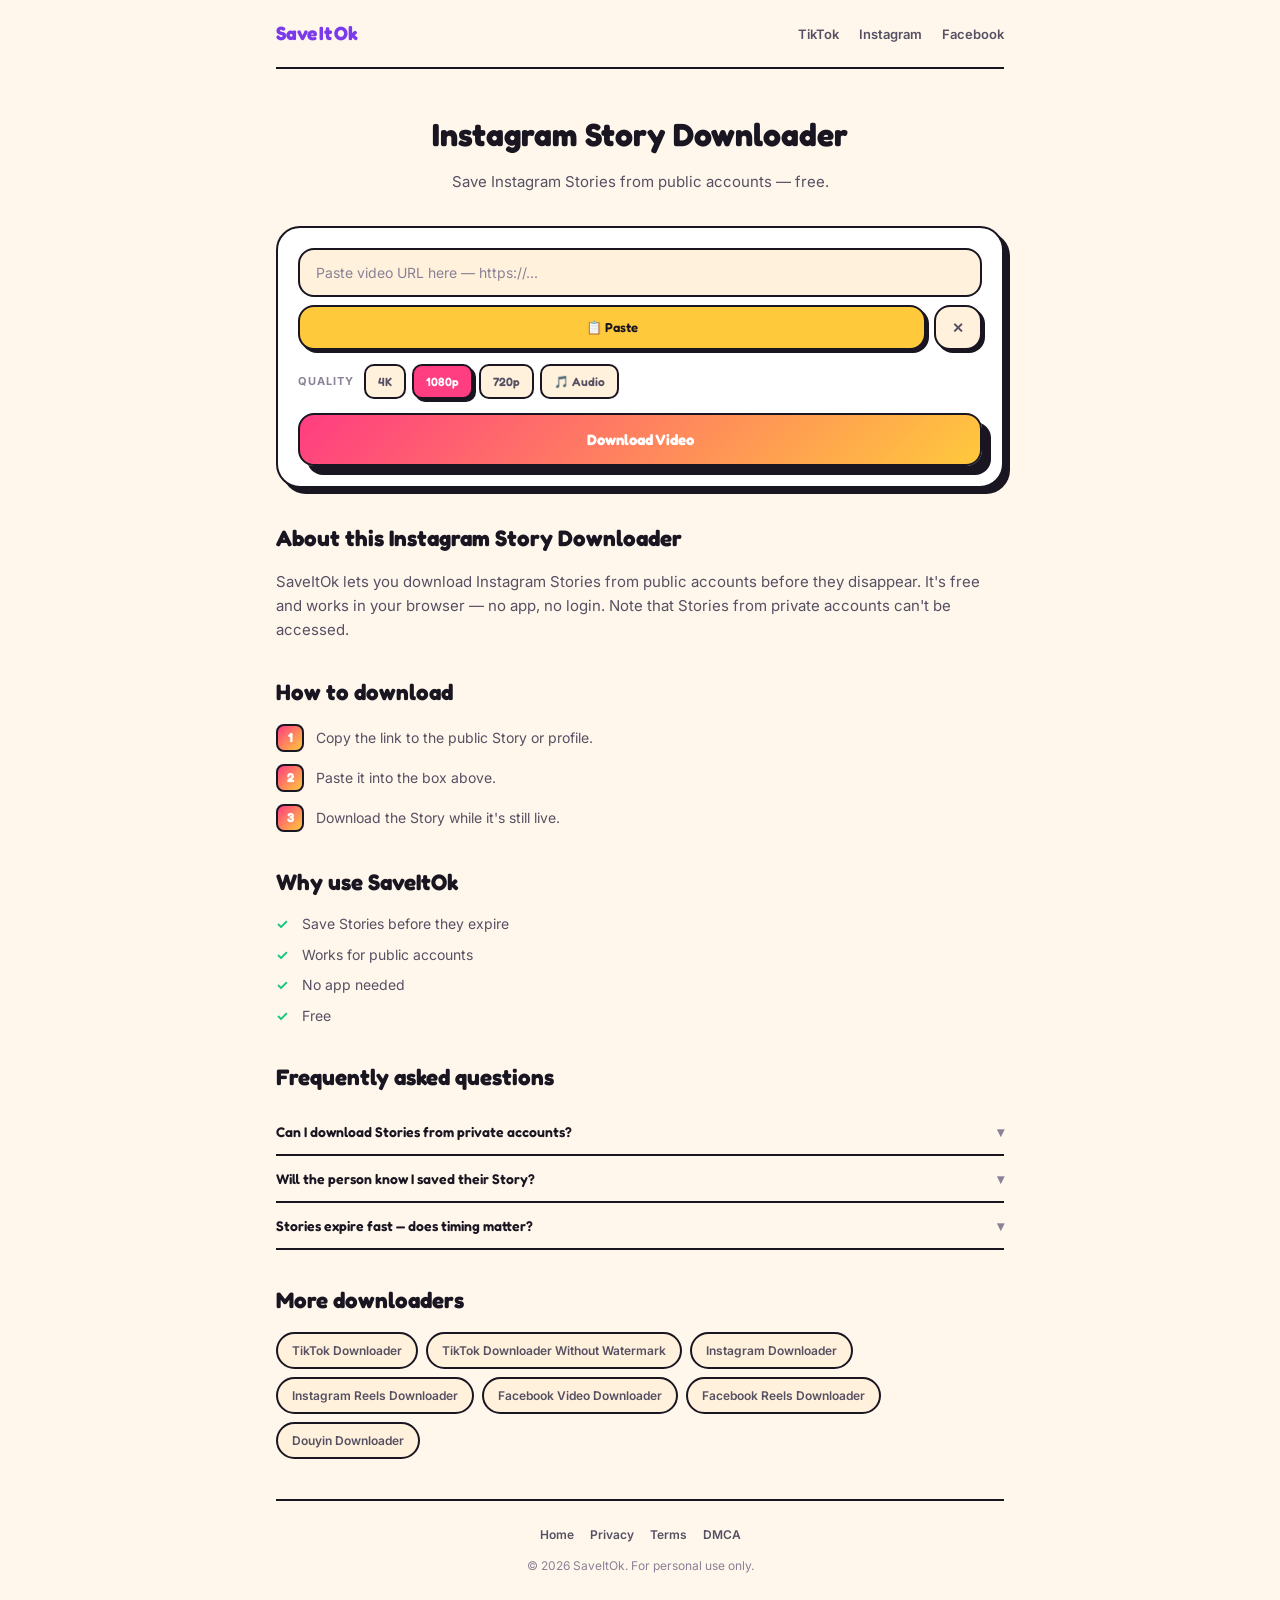
<file: instagram-story-downloader.html>
<!DOCTYPE html>
<html lang="en">
<head>
<meta charset="UTF-8">
<meta name="viewport" content="width=device-width, initial-scale=1.0">
<title>Instagram Story Downloader — Save Stories Free | SaveItOk</title>
<meta name="description" content="Download Instagram Stories from public accounts in HD, free. No app, no login. Paste the profile or story link and save.">
<meta name="keywords" content="instagram story downloader, download instagram story, save instagram stories">
<meta name="robots" content="index,follow">
<meta name="theme-color" content="#FF3D81">
<link rel="canonical" href="https://saveitok.com/instagram-story-downloader">
<link rel="icon" type="image/svg+xml" href="/favicon.svg">
<link rel="manifest" href="/manifest.json">
<!-- Open Graph -->
<meta property="og:title" content="Instagram Story Downloader — Save Stories Free | SaveItOk">
<meta property="og:description" content="Download Instagram Stories from public accounts in HD, free. No app, no login. Paste the profile or story link and save.">
<meta property="og:type" content="website">
<meta property="og:url" content="https://saveitok.com/instagram-story-downloader">
<meta property="og:image" content="https://saveitok.com/og-image.png">
<meta property="og:site_name" content="SaveItOk">
<meta name="twitter:card" content="summary_large_image">
<meta name="twitter:title" content="Instagram Story Downloader — Save Stories Free | SaveItOk">
<meta name="twitter:description" content="Download Instagram Stories from public accounts in HD, free. No app, no login. Paste the profile or story link and save.">
<meta name="twitter:image" content="https://saveitok.com/og-image.png">
<!-- Structured data -->
<script type="application/ld+json">[{"@context": "https://schema.org", "@type": "SoftwareApplication", "name": "SaveItOk Instagram Story Downloader", "applicationCategory": "MultimediaApplication", "operatingSystem": "Web", "offers": {"@type": "Offer", "price": "0", "priceCurrency": "USD"}, "description": "Download Instagram Stories from public accounts in HD, free. No app, no login. Paste the profile or story link and save.", "url": "https://saveitok.com/instagram-story-downloader"}, {"@context": "https://schema.org", "@type": "FAQPage", "mainEntity": [{"@type": "Question", "name": "Can I download Stories from private accounts?", "acceptedAnswer": {"@type": "Answer", "text": "No. Only Stories from public accounts can be accessed, in line with Instagram's privacy rules."}}, {"@type": "Question", "name": "Will the person know I saved their Story?", "acceptedAnswer": {"@type": "Answer", "text": "SaveItOk does not notify anyone. However, always respect others' privacy and copyright."}}, {"@type": "Question", "name": "Stories expire fast — does timing matter?", "acceptedAnswer": {"@type": "Answer", "text": "Yes, copy and download the Story while it is still live on the account."}}]}, {"@context": "https://schema.org", "@type": "BreadcrumbList", "itemListElement": [{"@type": "ListItem", "position": 1, "name": "Home", "item": "https://saveitok.com/"}, {"@type": "ListItem", "position": 2, "name": "Instagram Story Downloader", "item": "https://saveitok.com/instagram-story-downloader"}]}]</script>
<link rel="preconnect" href="https://fonts.googleapis.com">
<link rel="preconnect" href="https://fonts.gstatic.com" crossorigin>
<link href="https://fonts.googleapis.com/css2?family=Fredoka:wght@500;600;700&family=Inter:wght@400;500;600&display=swap" rel="stylesheet">
<style>
*,*::before,*::after{box-sizing:border-box;margin:0;padding:0}
:root{
  --bg:#FFF7EC;--bg2:#FFFFFF;--bg3:#FFF1DC;--border2:#191521;
  --text:#191521;--muted:#8A8296;--muted2:#565063;--accent:#FF3D81;--accent2:#7C3AED;--green:#16C784;--red:#FF4757;--yellow:#FFC93C;
  --grad:linear-gradient(135deg,#FF3D81 0%,#FFC93C 100%);
  --ff-head:'Fredoka',sans-serif;--ff-body:'Inter',sans-serif;--r:16px;
  --shadow:6px 6px 0 var(--border2);--shadow-sm:3px 3px 0 var(--border2);--shadow-lg:9px 9px 0 var(--border2);
}
body{background:var(--bg);color:var(--text);font-family:var(--ff-body);line-height:1.6}
a{color:var(--accent2);text-decoration:none;font-weight:600}
.wrap{max-width:760px;margin:0 auto;padding:0 16px}
header{display:flex;align-items:center;justify-content:space-between;padding:18px 0;border-bottom:2.5px solid var(--border2)}
.logo{display:flex;align-items:center;gap:2px;font-family:var(--ff-head);font-weight:700;font-size:1.2rem}
nav a{font-size:13px;color:var(--muted2);margin-left:16px;font-weight:600}
nav a:hover{color:var(--accent)}
.hero{text-align:center;padding:40px 0 24px}
.hero h1{font-family:var(--ff-head);font-size:2rem;font-weight:700;margin-bottom:10px}
.hero .tagline{color:var(--muted2);font-size:15px;max-width:520px;margin:0 auto}
.card{background:var(--bg2);border:2.5px solid var(--border2);border-radius:24px;padding:20px;margin:8px 0 28px;box-shadow:var(--shadow)}
.url-row{display:flex;flex-wrap:wrap;gap:8px;margin-bottom:14px}
.url-input{flex:1 1 100%;background:var(--bg3);border:2.5px solid var(--border2);border-radius:var(--r);padding:14px 16px;font-family:var(--ff-body);font-size:14px;color:var(--text);outline:none}
.url-input:focus{border-color:var(--accent)}
.url-input::placeholder{color:var(--muted)}
.btn-row{display:flex;gap:8px}
.paste-btn{background:var(--yellow);border:2.5px solid var(--border2);border-radius:var(--r);padding:12px 16px;font-family:var(--ff-head);font-size:13px;font-weight:600;color:var(--text);cursor:pointer;box-shadow:var(--shadow-sm);transition:all .15s;flex:1}
.clear-btn{background:var(--bg3);border:2.5px solid var(--border2);border-radius:var(--r);padding:12px 16px;font-family:var(--ff-head);font-size:14px;font-weight:700;color:var(--muted2);cursor:pointer;box-shadow:var(--shadow-sm);transition:all .15s}
.paste-btn:hover,.clear-btn:hover{transform:translate(-2px,-2px);box-shadow:5px 5px 0 var(--border2)}
.paste-btn:active,.clear-btn:active{transform:translate(1px,1px);box-shadow:1px 1px 0 var(--border2)}
.clear-btn:hover{color:var(--red);border-color:var(--red)}
.quality-row{display:flex;flex-wrap:wrap;gap:6px;margin-bottom:14px;align-items:center}
.q-label{font-size:11px;color:var(--muted);text-transform:uppercase;letter-spacing:1px;margin-right:4px;font-weight:700}
.q-btn{background:var(--bg3);border:2.5px solid var(--border2);border-radius:10px;padding:8px 12px;font-family:var(--ff-head);font-size:12px;font-weight:600;color:var(--muted2);cursor:pointer;transition:all .15s}
.q-btn:hover{transform:translate(-1px,-1px);box-shadow:3px 3px 0 var(--border2)}
.q-btn.active{background:var(--accent);border-color:var(--border2);color:#fff;box-shadow:3px 3px 0 var(--border2)}
.dl-btn{width:100%;background:var(--grad);border:2.5px solid var(--border2);border-radius:var(--r);padding:15px;font-family:var(--ff-head);font-size:15px;font-weight:700;color:#fff;cursor:pointer;box-shadow:var(--shadow-lg);transition:all .15s}
.dl-btn:hover:not(:disabled){transform:translate(-2px,-2px);box-shadow:11px 11px 0 var(--border2)}
.dl-btn:active:not(:disabled){transform:translate(3px,3px);box-shadow:3px 3px 0 var(--border2)}
.dl-btn:disabled{opacity:0.6;cursor:not-allowed}
.status{margin-top:12px;padding:12px 14px;border-radius:var(--r);font-size:13px;display:none}
.status.show{display:block}
.status.error{background:#FFE3E7;border:2.5px solid var(--red);color:#C81E38}
.status.success{background:#DDF9EC;border:2.5px solid var(--green);color:#0D8F5C}
.result{margin-top:14px;display:none}
.result.show{display:block}
.dl-opt{display:flex;align-items:center;justify-content:space-between;gap:12px;background:var(--bg3);border:2.5px solid var(--border2);border-radius:var(--r);padding:12px 14px;margin-bottom:8px}
.dl-opt .meta strong{display:block;font-family:var(--ff-head);font-size:14px}
.dl-opt .meta span{font-size:11px;color:var(--muted2)}
.dl-opt button{background:var(--grad);border:2px solid var(--border2);border-radius:10px;padding:9px 16px;font-family:var(--ff-head);font-size:12px;font-weight:700;color:#fff;cursor:pointer;box-shadow:3px 3px 0 var(--border2)}
.spinner{display:inline-block;width:14px;height:14px;border:2px solid rgba(255,255,255,0.4);border-top-color:#fff;border-radius:50%;animation:spin 0.6s linear infinite;margin-right:8px;vertical-align:middle}
@keyframes spin{to{transform:rotate(360deg)}}
section{margin:32px 0}
h2{font-family:var(--ff-head);font-size:1.4rem;font-weight:700;margin-bottom:14px}
.intro{color:var(--muted2);font-size:15px}
.how-list{list-style:none;counter-reset:s}
.how-list li{display:flex;gap:12px;align-items:flex-start;margin-bottom:12px}
.step-n{flex:0 0 28px;height:28px;display:flex;align-items:center;justify-content:center;background:var(--grad);border:2px solid var(--border2);border-radius:8px;font-family:var(--ff-head);font-weight:700;font-size:13px;color:#fff}
.how-list p{color:var(--muted2);font-size:14px;padding-top:3px}
.ben-list{list-style:none}
.ben-list li{position:relative;padding-left:26px;margin-bottom:8px;color:var(--muted2);font-size:14px}
.ben-list li::before{content:"✓";position:absolute;left:0;color:var(--green);font-weight:700}
.faq-item{border-bottom:2.5px solid var(--border2)}
.faq-q{width:100%;background:none;border:none;text-align:left;padding:14px 0;font-family:var(--ff-head);font-size:14px;font-weight:600;color:var(--text);cursor:pointer;display:flex;justify-content:space-between;align-items:center}
.faq-a{max-height:0;overflow:hidden;transition:max-height 0.25s;color:var(--muted2);font-size:14px}
.faq-item.open .faq-a{max-height:200px;padding-bottom:14px}
.faq-item.open .arrow{transform:rotate(180deg);color:var(--accent2)}
.faq-item.open .faq-q{color:var(--accent2)}
.arrow{transition:transform 0.2s;color:var(--muted)}
.links{display:flex;flex-wrap:wrap;gap:8px}
.links a{background:var(--bg3);border:2px solid var(--border2);border-radius:20px;padding:7px 14px;font-size:12px;color:var(--muted2);font-weight:600}
.links a:hover{color:var(--accent);border-color:var(--accent)}
footer{border-top:2.5px solid var(--border2);padding:24px 0;margin-top:40px;text-align:center}
.footer-links{display:flex;flex-wrap:wrap;justify-content:center;gap:16px;margin-bottom:12px}
.footer-links a{font-size:12px;color:var(--muted2);font-weight:600}
.footer-copy{font-size:12px;color:var(--muted)}
@media(max-width:600px){.hero h1{font-size:1.7rem}.wrap{padding:0 14px}}
</style>
</head>
<body>
<div class="wrap">

  <header>
    <a href="/" class="logo" aria-label="SaveItOk home">Save<span style="color:var(--accent2)">It</span>Ok</a>
    <nav aria-label="Primary">
      <a href="/tiktok-downloader">TikTok</a>
      <a href="/instagram-downloader">Instagram</a>
      <a href="/facebook-video-downloader">Facebook</a>
    </nav>
  </header>

  <main>
    <div class="hero">
      <h1>Instagram Story Downloader</h1>
      <p class="tagline">Save Instagram Stories from public accounts — free.</p>
    </div>

    <!-- DOWNLOAD WIDGET -->
    <div class="card">
      <div class="url-row">
        <input type="url" class="url-input" id="urlInput" placeholder="Paste video URL here — https://..." autocomplete="off" spellcheck="false" aria-label="Video URL">
        <div class="btn-row" style="flex:1 1 100%">
          <button class="paste-btn" onclick="pasteUrl()" type="button">📋 Paste</button>
          <button class="clear-btn" onclick="clearUrl()" type="button" title="Clear" aria-label="Clear">✕</button>
        </div>
      </div>
      <div class="quality-row" role="group" aria-label="Quality">
        <span class="q-label">Quality</span>
        <button class="q-btn" data-q="4k" onclick="selQ(this)" type="button">4K</button>
        <button class="q-btn active" data-q="1080p" onclick="selQ(this)" type="button">1080p</button>
        <button class="q-btn" data-q="720p" onclick="selQ(this)" type="button">720p</button>
        <button class="q-btn" data-q="audio" onclick="selQ(this)" type="button">🎵 Audio</button>
      </div>
      <button class="dl-btn" id="dlBtn" onclick="doDownload()" type="button">Download Video</button>
      <div class="status" id="status" role="alert"></div>
      <div class="result" id="result">
        <div id="dlOptions"></div>
      </div>
    </div>

    <section>
      <h2>About this Instagram Story Downloader</h2>
      <p class="intro">SaveItOk lets you download Instagram Stories from public accounts before they disappear. It&#x27;s free and works in your browser — no app, no login. Note that Stories from private accounts can&#x27;t be accessed.</p>
    </section>

    <section>
      <h2>How to download</h2>
      <ol class="how-list">
        <li><span class="step-n">1</span><p>Copy the link to the public Story or profile.</p></li>
<li><span class="step-n">2</span><p>Paste it into the box above.</p></li>
<li><span class="step-n">3</span><p>Download the Story while it&#x27;s still live.</p></li>
      </ol>
    </section>

    <section>
      <h2>Why use SaveItOk</h2>
      <ul class="ben-list">
        <li>Save Stories before they expire</li>
<li>Works for public accounts</li>
<li>No app needed</li>
<li>Free</li>
      </ul>
    </section>

    <section>
      <h2>Frequently asked questions</h2>
      <div class="faq-item"><button class="faq-q" aria-expanded="false">Can I download Stories from private accounts?<span class="arrow" aria-hidden="true">▾</span></button><div class="faq-a">No. Only Stories from public accounts can be accessed, in line with Instagram&#x27;s privacy rules.</div></div>
<div class="faq-item"><button class="faq-q" aria-expanded="false">Will the person know I saved their Story?<span class="arrow" aria-hidden="true">▾</span></button><div class="faq-a">SaveItOk does not notify anyone. However, always respect others&#x27; privacy and copyright.</div></div>
<div class="faq-item"><button class="faq-q" aria-expanded="false">Stories expire fast — does timing matter?<span class="arrow" aria-hidden="true">▾</span></button><div class="faq-a">Yes, copy and download the Story while it is still live on the account.</div></div>
    </section>

    <section>
      <h2>More downloaders</h2>
      <div class="links">
        <a href="/tiktok-downloader">TikTok Downloader</a>
<a href="/tiktok-without-watermark">TikTok Downloader Without Watermark</a>
<a href="/instagram-downloader">Instagram Downloader</a>
<a href="/instagram-reels-downloader">Instagram Reels Downloader</a>
<a href="/facebook-video-downloader">Facebook Video Downloader</a>
<a href="/facebook-reels-downloader">Facebook Reels Downloader</a>
<a href="/douyin-downloader">Douyin Downloader</a>
      </div>
    </section>
  </main>

  <footer>
    <div class="footer-links">
      <a href="/">Home</a>
      <a href="/privacy.html">Privacy</a>
      <a href="/terms.html">Terms</a>
      <a href="/dmca.html">DMCA</a>
    </div>
    <div class="footer-copy">© 2026 SaveItOk. For personal use only.</div>
  </footer>

</div>

<script>
let selectedQuality='1080p';
const DEFAULT_PLATFORM='instagram';

function selQ(btn){
  document.querySelectorAll('.q-btn').forEach(b=>b.classList.remove('active'));
  btn.classList.add('active');
  selectedQuality=btn.dataset.q;
}
async function pasteUrl(){
  try{const t=await navigator.clipboard.readText();document.getElementById('urlInput').value=t;}
  catch(e){document.getElementById('urlInput').focus();}
}
function clearUrl(){
  document.getElementById('urlInput').value='';
  document.getElementById('result').classList.remove('show');
  document.getElementById('status').classList.remove('show');
  document.getElementById('urlInput').focus();
}
function showStatus(msg,type){
  const el=document.getElementById('status');
  el.textContent=msg;el.className='status show '+type;
}
function isValidUrl(u){try{new URL(u);return u.startsWith('http');}catch{return false;}}

async function doDownload(){
  const url=document.getElementById('urlInput').value.trim();
  const btn=document.getElementById('dlBtn');
  if(!url){showStatus('Please paste a video URL first.','error');return;}
  if(!isValidUrl(url)){showStatus('That doesn\'t look like a valid link. Copy it directly from the app.','error');return;}
  if(url.includes('youtube.com')||url.includes('youtu.be')){showStatus('YouTube isn\'t supported. Try TikTok, Douyin, Instagram or Facebook.','error');return;}

  btn.disabled=true;btn.innerHTML='<span class="spinner"></span>Fetching video...';
  document.getElementById('result').classList.remove('show');
  try{
    const res=await fetch('/api/download',{
      method:'POST',headers:{'Content-Type':'application/json'},
      body:JSON.stringify({url,quality:selectedQuality,isAudioOnly:selectedQuality==='audio'}),
      signal:AbortSignal.timeout(30000)
    });
    const data=await res.json();
    if(!res.ok||data.status==='error'){throw new Error(data.text||data.error||'Download failed. Try again.');}
    renderResult(data);
  }catch(e){
    showStatus(e.message&&e.message.includes('timeout')?'Connection timed out. Try again.':(e.message||'Download failed.'),'error');
  }finally{
    btn.disabled=false;btn.innerHTML='Download Video';
  }
}

function renderResult(data){
  const items=Array.isArray(data.picker)?data.picker:[];
  const box=document.getElementById('dlOptions');
  box.innerHTML='';
  const plat=(data.source||DEFAULT_PLATFORM||'video').toLowerCase();
  items.forEach((it,i)=>{
    const label=it.label||(it.type==='audio'?'Audio (MP3)':'Video');
    const ext=it.ext||(it.type==='audio'?'mp3':'mp4');
    const info=it.type==='audio'?'MP3 · Audio only':(ext.toUpperCase()+' · Video');
    const fname=plat+'_'+(i+1)+'.'+ext;
    const proxied=it.url?('/api/proxy?url='+encodeURIComponent(it.url)+'&name='+encodeURIComponent(fname)):it.url;
    const row=document.createElement('div');
    row.className='dl-opt';
    const m=document.createElement('div');m.className='meta';
    const s=document.createElement('strong');s.textContent=label;
    const sp=document.createElement('span');sp.textContent=info;
    m.appendChild(s);m.appendChild(sp);
    const b=document.createElement('button');b.type='button';b.textContent='Download';
    b.addEventListener('click',()=>{
      const a=document.createElement('a');a.href=proxied;a.download=fname;a.rel='noopener';
      document.body.appendChild(a);a.click();document.body.removeChild(a);
      showStatus('Download started. Check your Downloads folder.','success');
    });
    row.appendChild(m);row.appendChild(b);box.appendChild(row);
  });
  if(!box.children.length){box.innerHTML='<p style="color:var(--muted2);font-size:13px">No download links found. The video may be private or restricted.</p>';}
  document.getElementById('result').classList.add('show');
  showStatus('Video ready. Tap Download to save.','success');
}

document.getElementById('urlInput').addEventListener('keydown',e=>{if(e.key==='Enter')doDownload();});
document.querySelectorAll('.faq-q').forEach(q=>{
  q.addEventListener('click',()=>{
    const item=q.parentElement;const open=item.classList.contains('open');
    document.querySelectorAll('.faq-item').forEach(f=>f.classList.remove('open'));
    if(!open){item.classList.add('open');q.setAttribute('aria-expanded','true');}
    else q.setAttribute('aria-expanded','false');
  });
});
</script>
</body>
</html>
</file>
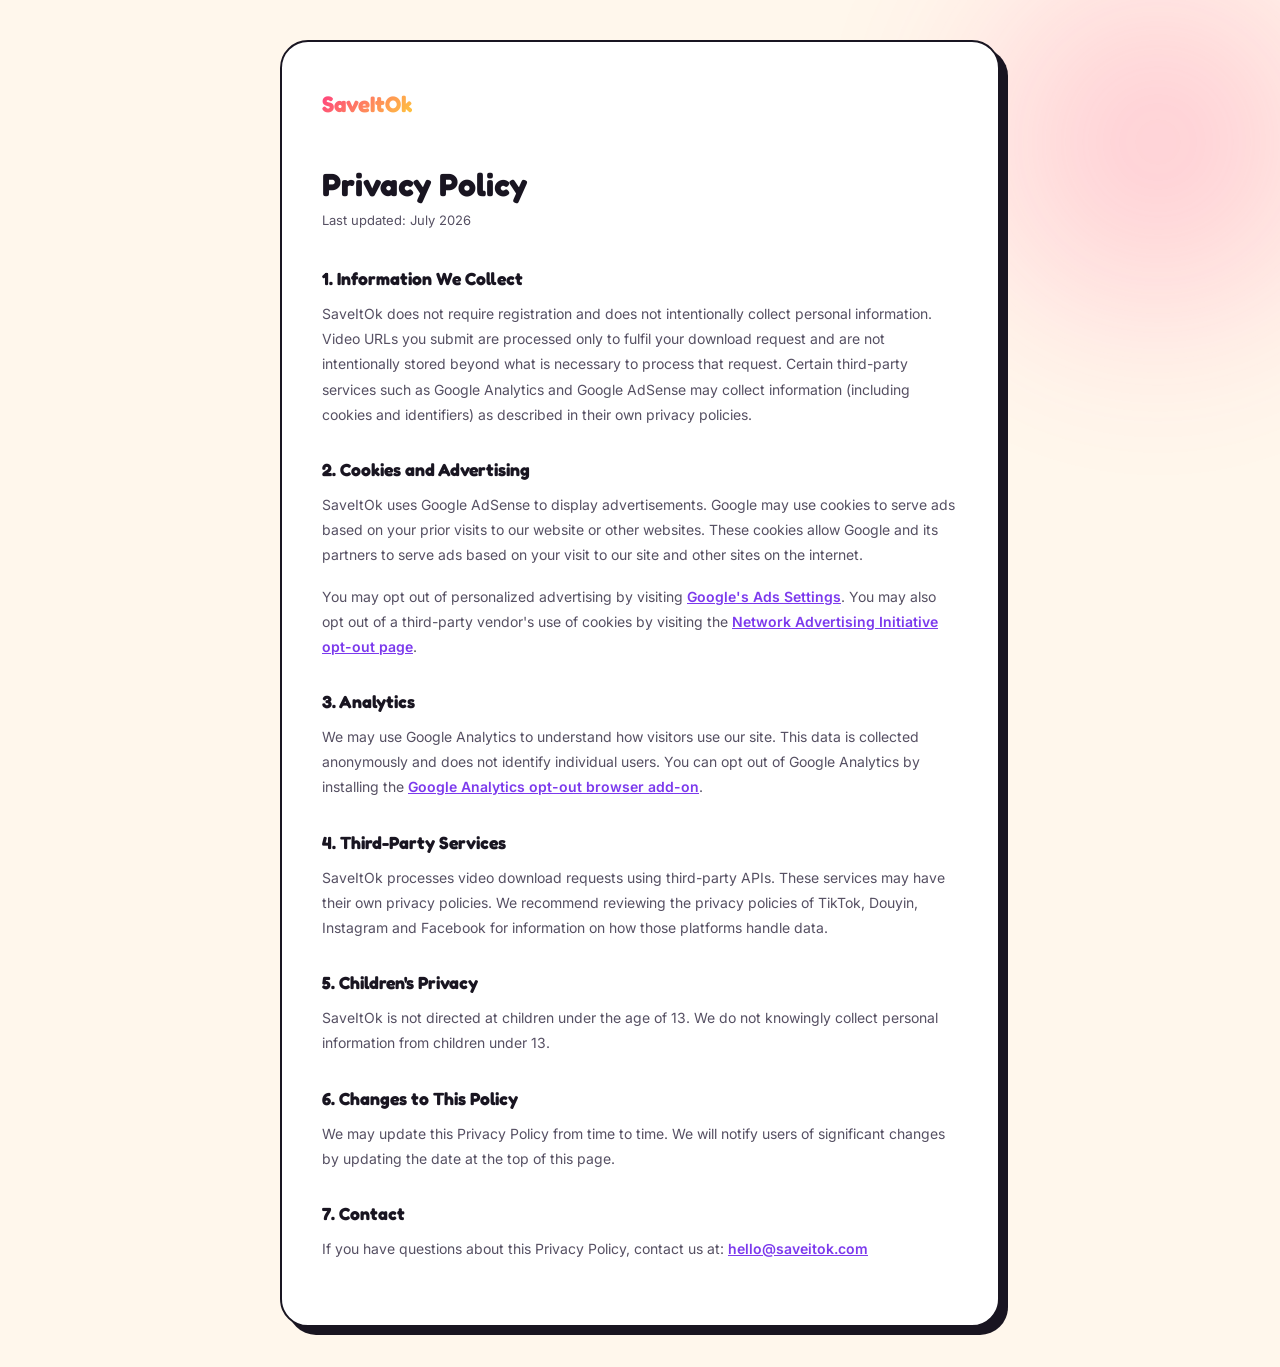
<file: privacy.html>
<!DOCTYPE html>
<html lang="en">
<head>
<meta charset="UTF-8">
<meta name="viewport" content="width=device-width, initial-scale=1.0">
<title>Privacy Policy — SaveItOk</title>
<meta name="description" content="SaveItOk privacy policy — how we handle data, cookies, analytics and advertising for our free TikTok, Douyin, Instagram and Facebook video downloader.">
<meta name="robots" content="index,follow">
<link rel="canonical" href="https://saveitok.com/privacy.html">
<meta property="og:title" content="Privacy Policy — SaveItOk">
<meta property="og:description" content="SaveItOk privacy policy — how we handle data, cookies, analytics and advertising for our free TikTok, Douyin, Instagram and Facebook video downloader.">
<meta property="og:type" content="website">
<meta property="og:url" content="https://saveitok.com/privacy.html">
<meta property="og:image" content="https://saveitok.com/og-image.png">
<meta name="theme-color" content="#3B82F6">
<link rel="icon" type="image/svg+xml" href="/favicon.svg">
<link href="https://fonts.googleapis.com/css2?family=Fredoka:wght@500;600;700&family=Inter:wght@400;500;600&display=swap" rel="stylesheet">
<style>
*, *::before, *::after { box-sizing: border-box; margin: 0; padding: 0; }
:root {
  --bg: #FFF7EC; --bg1: #FFFFFF; --border: #191521;
  --text: #191521; --muted: #8A8296; --muted2: #565063;
  --accent: #FF3D81; --accent2: #7C3AED;
  --grad: linear-gradient(135deg, #FF3D81 0%, #FFC93C 100%);
  --ff-head: 'Fredoka', sans-serif; --ff-body: 'Inter', sans-serif;
}
body { background: var(--bg); color: var(--text); font-family: var(--ff-body); overflow-x: hidden; position: relative; }
body::before {
  content: ''; position: fixed; top: -12%; right: -10%; width: 500px; height: 500px;
  border-radius: 50%; filter: blur(80px); opacity: 0.3; pointer-events: none; z-index: 0;
  background: radial-gradient(circle, var(--accent) 0%, transparent 70%);
}
.wrap {
  max-width: 720px; margin: 40px auto; padding: 48px 40px; position: relative; z-index: 1;
  background: var(--bg1); border: 2.5px solid var(--border); border-radius: 28px;
  box-shadow: 8px 8px 0 var(--border);
}
.logo { font-family: var(--ff-head); font-weight: 700; font-size: 1.4rem; background: var(--grad); -webkit-background-clip: text; -webkit-text-fill-color: transparent; background-clip: text; margin-bottom: 48px; display: inline-block; text-decoration: none; }
h1 { font-family: var(--ff-head); font-size: 2rem; font-weight: 700; margin-bottom: 8px; }
.date { font-size: 13px; color: var(--muted2); margin-bottom: 40px; }
h2 { font-family: var(--ff-head); font-size: 1.1rem; font-weight: 700; color: var(--text); margin: 32px 0 12px; }
p { font-size: 14px; color: var(--muted2); line-height: 1.8; margin-bottom: 16px; }
a { color: var(--accent2); font-weight: 600; }
</style>
</head>
<body>
<div class="wrap">
  <a href="/" class="logo">SaveItOk</a>
  <h1>Privacy Policy</h1>
  <div class="date">Last updated: July 2026</div>

  <h2>1. Information We Collect</h2>
  <p>SaveItOk does not require registration and does not intentionally collect personal information. Video URLs you submit are processed only to fulfil your download request and are not intentionally stored beyond what is necessary to process that request. Certain third-party services such as Google Analytics and Google AdSense may collect information (including cookies and identifiers) as described in their own privacy policies.</p>

  <h2>2. Cookies and Advertising</h2>
  <p>SaveItOk uses Google AdSense to display advertisements. Google may use cookies to serve ads based on your prior visits to our website or other websites. These cookies allow Google and its partners to serve ads based on your visit to our site and other sites on the internet.</p>
  <p>You may opt out of personalized advertising by visiting <a href="https://www.google.com/settings/ads" target="_blank">Google's Ads Settings</a>. You may also opt out of a third-party vendor's use of cookies by visiting the <a href="http://www.networkadvertising.org/managing/opt_out.asp" target="_blank">Network Advertising Initiative opt-out page</a>.</p>

  <h2>3. Analytics</h2>
  <p>We may use Google Analytics to understand how visitors use our site. This data is collected anonymously and does not identify individual users. You can opt out of Google Analytics by installing the <a href="https://tools.google.com/dlpage/gaoptout" target="_blank">Google Analytics opt-out browser add-on</a>.</p>

  <h2>4. Third-Party Services</h2>
  <p>SaveItOk processes video download requests using third-party APIs. These services may have their own privacy policies. We recommend reviewing the privacy policies of TikTok, Douyin, Instagram and Facebook for information on how those platforms handle data.</p>

  <h2>5. Children's Privacy</h2>
  <p>SaveItOk is not directed at children under the age of 13. We do not knowingly collect personal information from children under 13.</p>

  <h2>6. Changes to This Policy</h2>
  <p>We may update this Privacy Policy from time to time. We will notify users of significant changes by updating the date at the top of this page.</p>

  <h2>7. Contact</h2>
  <p>If you have questions about this Privacy Policy, contact us at: <a href="mailto:hello@saveitok.com">hello@saveitok.com</a></p>
</div>
</body>
</html>
</file>
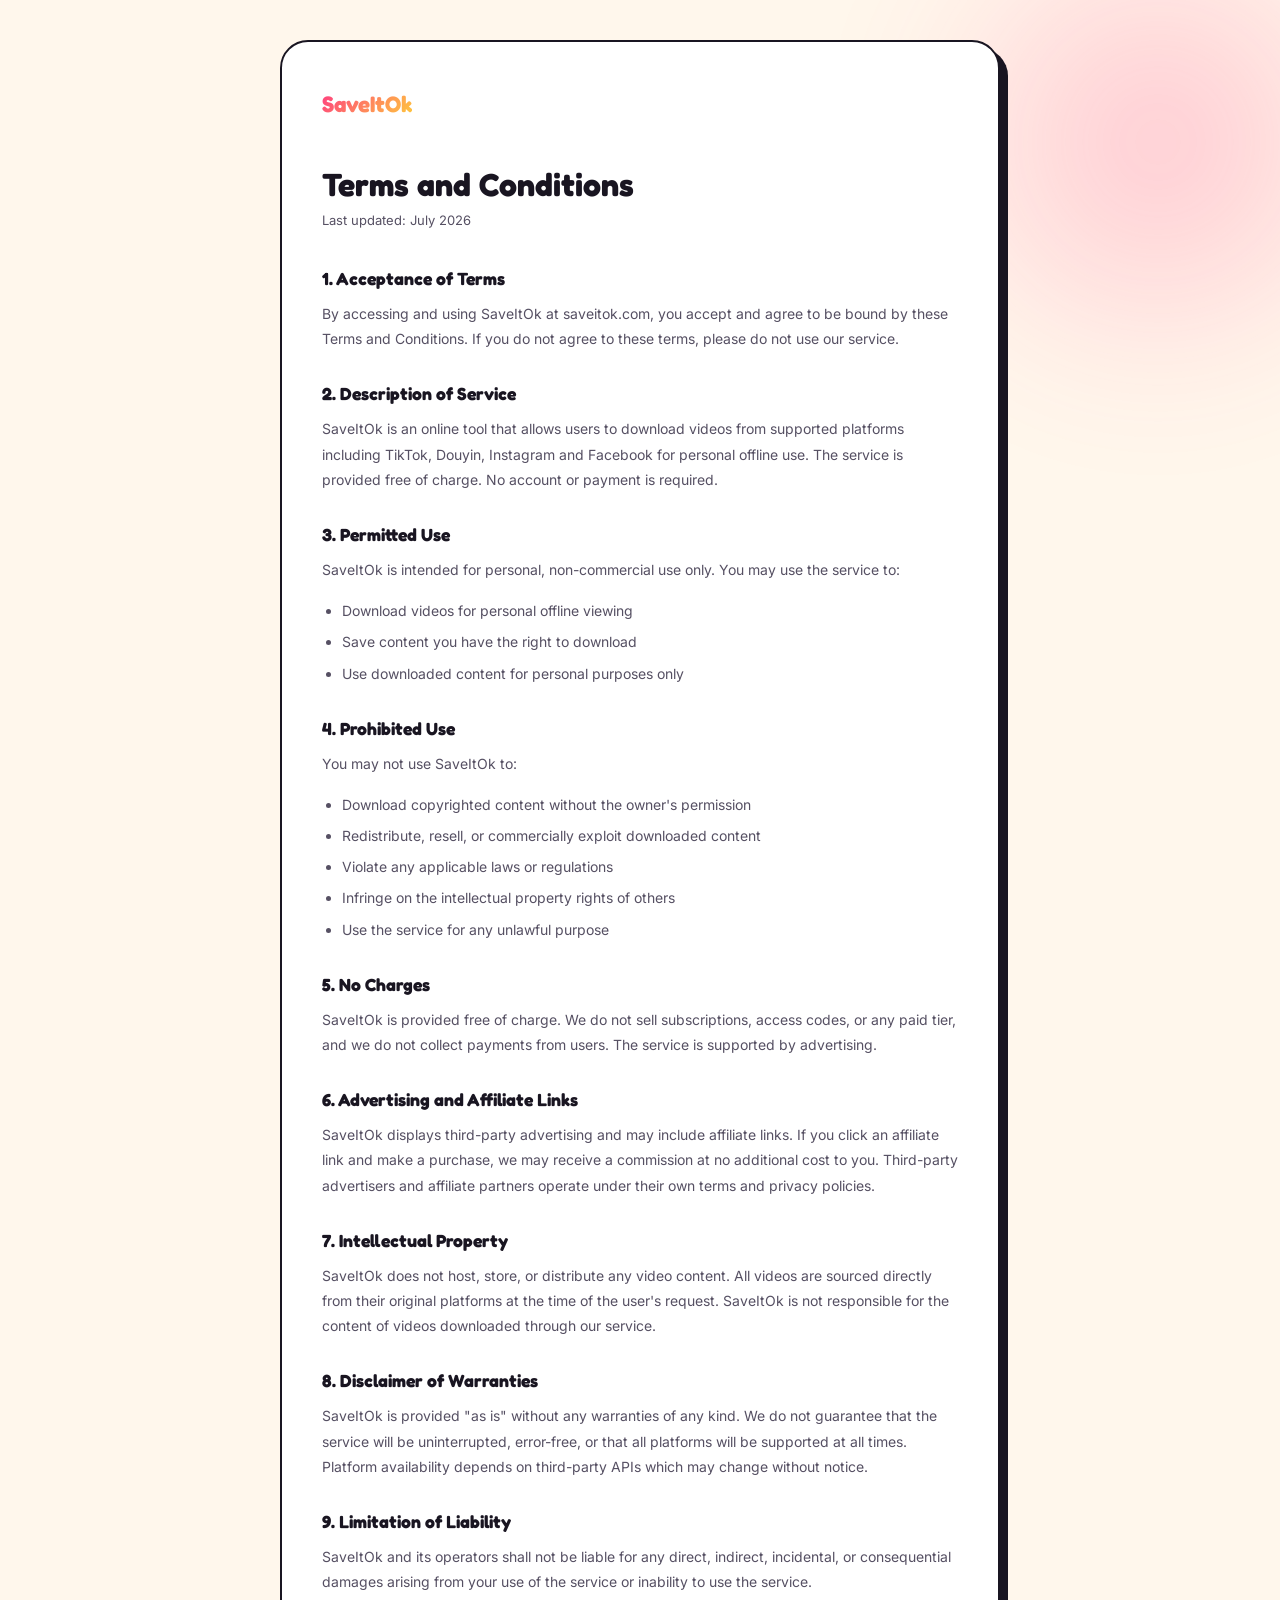
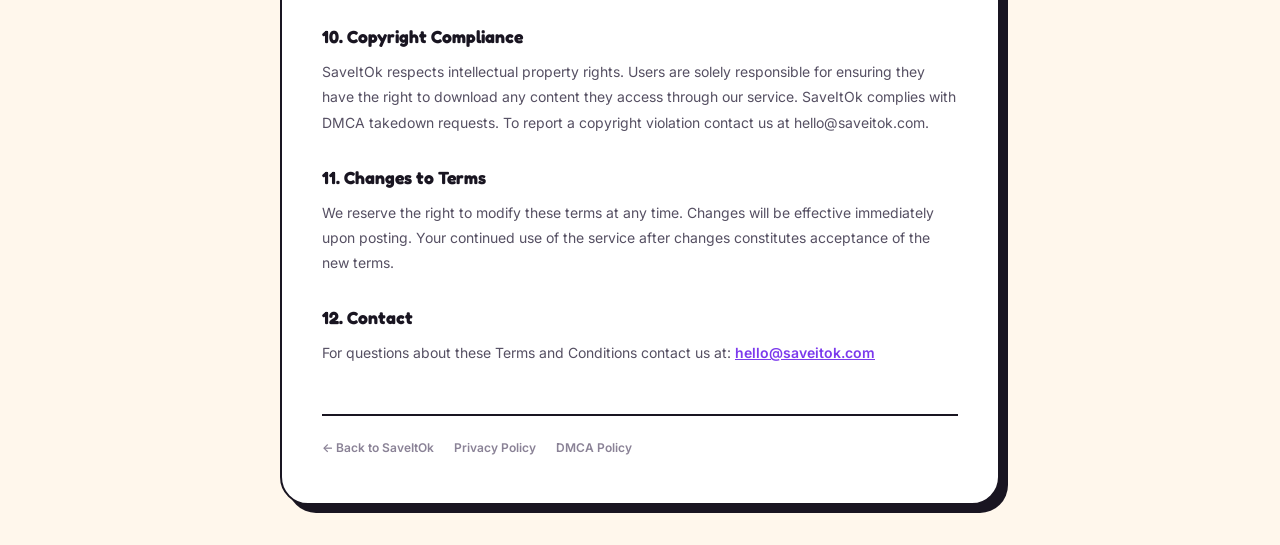
<file: terms.html>
<!DOCTYPE html>
<html lang="en">
<head>
<meta charset="UTF-8">
<meta name="viewport" content="width=device-width, initial-scale=1.0">
<title>Terms and Conditions — SaveItOk</title>
<meta name="description" content="SaveItOk terms and conditions — rules for using our free video downloader for TikTok, Douyin, Instagram and Facebook.">
<meta name="robots" content="index,follow">
<link rel="canonical" href="https://saveitok.com/terms.html">
<meta property="og:title" content="Terms and Conditions — SaveItOk">
<meta property="og:description" content="SaveItOk terms and conditions — rules for using our free video downloader for TikTok, Douyin, Instagram and Facebook.">
<meta property="og:type" content="website">
<meta property="og:url" content="https://saveitok.com/terms.html">
<meta property="og:image" content="https://saveitok.com/og-image.png">
<meta name="theme-color" content="#3B82F6">
<link rel="icon" type="image/svg+xml" href="/favicon.svg">
<link href="https://fonts.googleapis.com/css2?family=Fredoka:wght@500;600;700&family=Inter:wght@400;500;600&display=swap" rel="stylesheet">
<style>
*, *::before, *::after { box-sizing: border-box; margin: 0; padding: 0; }
:root {
  --bg: #FFF7EC; --bg1: #FFFFFF; --border: #191521;
  --text: #191521; --muted: #8A8296; --muted2: #565063;
  --accent: #FF3D81; --accent2: #7C3AED;
  --grad: linear-gradient(135deg, #FF3D81 0%, #FFC93C 100%);
  --ff-head: 'Fredoka', sans-serif; --ff-body: 'Inter', sans-serif;
}
body { background: var(--bg); color: var(--text); font-family: var(--ff-body); overflow-x: hidden; position: relative; }
body::before {
  content: ''; position: fixed; top: -12%; right: -10%; width: 500px; height: 500px;
  border-radius: 50%; filter: blur(80px); opacity: 0.3; pointer-events: none; z-index: 0;
  background: radial-gradient(circle, var(--accent) 0%, transparent 70%);
}
.wrap {
  max-width: 720px; margin: 40px auto; padding: 48px 40px; position: relative; z-index: 1;
  background: var(--bg1); border: 2.5px solid var(--border); border-radius: 28px;
  box-shadow: 8px 8px 0 var(--border);
}
.logo { font-family: var(--ff-head); font-weight: 700; font-size: 1.4rem; background: var(--grad); -webkit-background-clip: text; -webkit-text-fill-color: transparent; background-clip: text; margin-bottom: 48px; display: inline-block; text-decoration: none; }
h1 { font-family: var(--ff-head); font-size: 2rem; font-weight: 700; margin-bottom: 8px; }
.date { font-size: 13px; color: var(--muted2); margin-bottom: 40px; }
h2 { font-family: var(--ff-head); font-size: 1.1rem; font-weight: 700; color: var(--text); margin: 32px 0 12px; }
p { font-size: 14px; color: var(--muted2); line-height: 1.8; margin-bottom: 16px; }
a { color: var(--accent2); font-weight: 600; }
ul { margin: 0 0 16px 20px; }
ul li { font-size: 14px; color: var(--muted2); line-height: 1.8; margin-bottom: 6px; }
.nav-links { display: flex; gap: 20px; margin-top: 48px; padding-top: 24px; border-top: 2.5px solid var(--border); }
.nav-links a { font-size: 12px; color: var(--muted); text-decoration: none; font-weight: 600; }
.nav-links a:hover { color: var(--accent2); }
</style>
</head>
<body>
<div class="wrap">
  <a href="/" class="logo">SaveItOk</a>
  <h1>Terms and Conditions</h1>
  <div class="date">Last updated: July 2026</div>

  <h2>1. Acceptance of Terms</h2>
  <p>By accessing and using SaveItOk at saveitok.com, you accept and agree to be bound by these Terms and Conditions. If you do not agree to these terms, please do not use our service.</p>

  <h2>2. Description of Service</h2>
  <p>SaveItOk is an online tool that allows users to download videos from supported platforms including TikTok, Douyin, Instagram and Facebook for personal offline use. The service is provided free of charge. No account or payment is required.</p>

  <h2>3. Permitted Use</h2>
  <p>SaveItOk is intended for personal, non-commercial use only. You may use the service to:</p>
  <ul>
    <li>Download videos for personal offline viewing</li>
    <li>Save content you have the right to download</li>
    <li>Use downloaded content for personal purposes only</li>
  </ul>

  <h2>4. Prohibited Use</h2>
  <p>You may not use SaveItOk to:</p>
  <ul>
    <li>Download copyrighted content without the owner's permission</li>
    <li>Redistribute, resell, or commercially exploit downloaded content</li>
    <li>Violate any applicable laws or regulations</li>
    <li>Infringe on the intellectual property rights of others</li>
    <li>Use the service for any unlawful purpose</li>
  </ul>

  <h2>5. No Charges</h2>
  <p>SaveItOk is provided free of charge. We do not sell subscriptions, access codes, or any paid tier, and we do not collect payments from users. The service is supported by advertising.</p>

  <h2>6. Advertising and Affiliate Links</h2>
  <p>SaveItOk displays third-party advertising and may include affiliate links. If you click an affiliate link and make a purchase, we may receive a commission at no additional cost to you. Third-party advertisers and affiliate partners operate under their own terms and privacy policies.</p>

  <h2>7. Intellectual Property</h2>
  <p>SaveItOk does not host, store, or distribute any video content. All videos are sourced directly from their original platforms at the time of the user's request. SaveItOk is not responsible for the content of videos downloaded through our service.</p>

  <h2>8. Disclaimer of Warranties</h2>
  <p>SaveItOk is provided "as is" without any warranties of any kind. We do not guarantee that the service will be uninterrupted, error-free, or that all platforms will be supported at all times. Platform availability depends on third-party APIs which may change without notice.</p>

  <h2>9. Limitation of Liability</h2>
  <p>SaveItOk and its operators shall not be liable for any direct, indirect, incidental, or consequential damages arising from your use of the service or inability to use the service.</p>

  <h2>10. Copyright Compliance</h2>
  <p>SaveItOk respects intellectual property rights. Users are solely responsible for ensuring they have the right to download any content they access through our service. SaveItOk complies with DMCA takedown requests. To report a copyright violation contact us at hello@saveitok.com.</p>

  <h2>11. Changes to Terms</h2>
  <p>We reserve the right to modify these terms at any time. Changes will be effective immediately upon posting. Your continued use of the service after changes constitutes acceptance of the new terms.</p>

  <h2>12. Contact</h2>
  <p>For questions about these Terms and Conditions contact us at: <a href="mailto:hello@saveitok.com">hello@saveitok.com</a></p>

  <div class="nav-links">
    <a href="/">← Back to SaveItOk</a>
    <a href="/privacy.html">Privacy Policy</a>
    <a href="/dmca.html">DMCA Policy</a>
  </div>
</div>
</body>
</html>
</file>
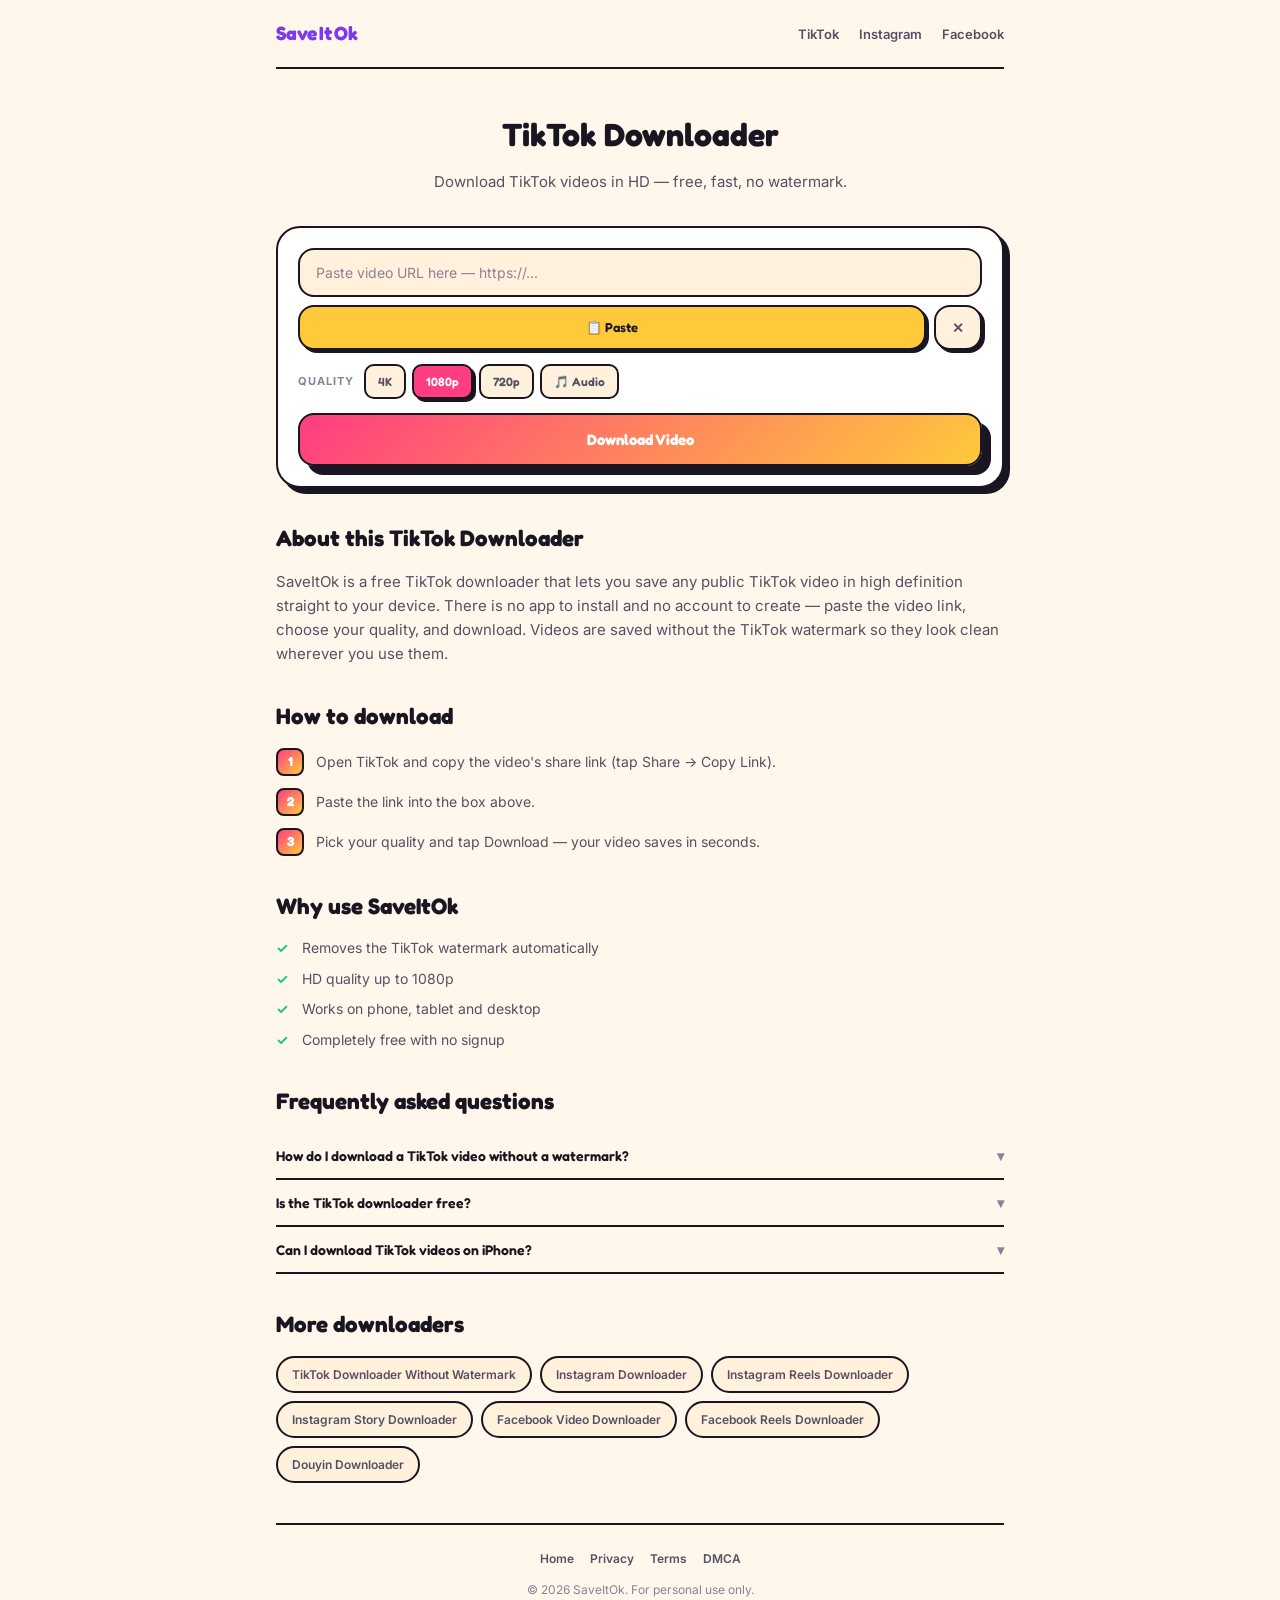
<file: tiktok-downloader.html>
<!DOCTYPE html>
<html lang="en">
<head>
<meta charset="UTF-8">
<meta name="viewport" content="width=device-width, initial-scale=1.0">
<title>TikTok Downloader — Download TikTok Videos Free &amp; HD | SaveItOk</title>
<meta name="description" content="Free TikTok downloader. Save TikTok videos in HD without watermark. No app, no signup — just paste the link and download.">
<meta name="keywords" content="tiktok downloader, tiktok video downloader, download tiktok video, tiktok downloader without watermark">
<meta name="robots" content="index,follow">
<meta name="theme-color" content="#FF3D81">
<link rel="canonical" href="https://saveitok.com/tiktok-downloader">
<link rel="icon" type="image/svg+xml" href="/favicon.svg">
<link rel="manifest" href="/manifest.json">
<!-- Open Graph -->
<meta property="og:title" content="TikTok Downloader — Download TikTok Videos Free &amp; HD | SaveItOk">
<meta property="og:description" content="Free TikTok downloader. Save TikTok videos in HD without watermark. No app, no signup — just paste the link and download.">
<meta property="og:type" content="website">
<meta property="og:url" content="https://saveitok.com/tiktok-downloader">
<meta property="og:image" content="https://saveitok.com/og-image.png">
<meta property="og:site_name" content="SaveItOk">
<meta name="twitter:card" content="summary_large_image">
<meta name="twitter:title" content="TikTok Downloader — Download TikTok Videos Free &amp; HD | SaveItOk">
<meta name="twitter:description" content="Free TikTok downloader. Save TikTok videos in HD without watermark. No app, no signup — just paste the link and download.">
<meta name="twitter:image" content="https://saveitok.com/og-image.png">
<!-- Structured data -->
<script type="application/ld+json">[{"@context": "https://schema.org", "@type": "SoftwareApplication", "name": "SaveItOk TikTok Downloader", "applicationCategory": "MultimediaApplication", "operatingSystem": "Web", "offers": {"@type": "Offer", "price": "0", "priceCurrency": "USD"}, "description": "Free TikTok downloader. Save TikTok videos in HD without watermark. No app, no signup — just paste the link and download.", "url": "https://saveitok.com/tiktok-downloader"}, {"@context": "https://schema.org", "@type": "FAQPage", "mainEntity": [{"@type": "Question", "name": "How do I download a TikTok video without a watermark?", "acceptedAnswer": {"@type": "Answer", "text": "Paste the TikTok link into the box above and download. SaveItOk removes the watermark automatically during processing."}}, {"@type": "Question", "name": "Is the TikTok downloader free?", "acceptedAnswer": {"@type": "Answer", "text": "Yes, downloading TikTok videos is completely free with no account required."}}, {"@type": "Question", "name": "Can I download TikTok videos on iPhone?", "acceptedAnswer": {"@type": "Answer", "text": "Yes. SaveItOk works in your mobile browser on both iPhone and Android — the file saves to your device."}}]}, {"@context": "https://schema.org", "@type": "BreadcrumbList", "itemListElement": [{"@type": "ListItem", "position": 1, "name": "Home", "item": "https://saveitok.com/"}, {"@type": "ListItem", "position": 2, "name": "TikTok Downloader", "item": "https://saveitok.com/tiktok-downloader"}]}]</script>
<link rel="preconnect" href="https://fonts.googleapis.com">
<link rel="preconnect" href="https://fonts.gstatic.com" crossorigin>
<link href="https://fonts.googleapis.com/css2?family=Fredoka:wght@500;600;700&family=Inter:wght@400;500;600&display=swap" rel="stylesheet">
<style>
*,*::before,*::after{box-sizing:border-box;margin:0;padding:0}
:root{
  --bg:#FFF7EC;--bg2:#FFFFFF;--bg3:#FFF1DC;--border2:#191521;
  --text:#191521;--muted:#8A8296;--muted2:#565063;--accent:#FF3D81;--accent2:#7C3AED;--green:#16C784;--red:#FF4757;--yellow:#FFC93C;
  --grad:linear-gradient(135deg,#FF3D81 0%,#FFC93C 100%);
  --ff-head:'Fredoka',sans-serif;--ff-body:'Inter',sans-serif;--r:16px;
  --shadow:6px 6px 0 var(--border2);--shadow-sm:3px 3px 0 var(--border2);--shadow-lg:9px 9px 0 var(--border2);
}
body{background:var(--bg);color:var(--text);font-family:var(--ff-body);line-height:1.6}
a{color:var(--accent2);text-decoration:none;font-weight:600}
.wrap{max-width:760px;margin:0 auto;padding:0 16px}
header{display:flex;align-items:center;justify-content:space-between;padding:18px 0;border-bottom:2.5px solid var(--border2)}
.logo{display:flex;align-items:center;gap:2px;font-family:var(--ff-head);font-weight:700;font-size:1.2rem}
nav a{font-size:13px;color:var(--muted2);margin-left:16px;font-weight:600}
nav a:hover{color:var(--accent)}
.hero{text-align:center;padding:40px 0 24px}
.hero h1{font-family:var(--ff-head);font-size:2rem;font-weight:700;margin-bottom:10px}
.hero .tagline{color:var(--muted2);font-size:15px;max-width:520px;margin:0 auto}
.card{background:var(--bg2);border:2.5px solid var(--border2);border-radius:24px;padding:20px;margin:8px 0 28px;box-shadow:var(--shadow)}
.url-row{display:flex;flex-wrap:wrap;gap:8px;margin-bottom:14px}
.url-input{flex:1 1 100%;background:var(--bg3);border:2.5px solid var(--border2);border-radius:var(--r);padding:14px 16px;font-family:var(--ff-body);font-size:14px;color:var(--text);outline:none}
.url-input:focus{border-color:var(--accent)}
.url-input::placeholder{color:var(--muted)}
.btn-row{display:flex;gap:8px}
.paste-btn{background:var(--yellow);border:2.5px solid var(--border2);border-radius:var(--r);padding:12px 16px;font-family:var(--ff-head);font-size:13px;font-weight:600;color:var(--text);cursor:pointer;box-shadow:var(--shadow-sm);transition:all .15s;flex:1}
.clear-btn{background:var(--bg3);border:2.5px solid var(--border2);border-radius:var(--r);padding:12px 16px;font-family:var(--ff-head);font-size:14px;font-weight:700;color:var(--muted2);cursor:pointer;box-shadow:var(--shadow-sm);transition:all .15s}
.paste-btn:hover,.clear-btn:hover{transform:translate(-2px,-2px);box-shadow:5px 5px 0 var(--border2)}
.paste-btn:active,.clear-btn:active{transform:translate(1px,1px);box-shadow:1px 1px 0 var(--border2)}
.clear-btn:hover{color:var(--red);border-color:var(--red)}
.quality-row{display:flex;flex-wrap:wrap;gap:6px;margin-bottom:14px;align-items:center}
.q-label{font-size:11px;color:var(--muted);text-transform:uppercase;letter-spacing:1px;margin-right:4px;font-weight:700}
.q-btn{background:var(--bg3);border:2.5px solid var(--border2);border-radius:10px;padding:8px 12px;font-family:var(--ff-head);font-size:12px;font-weight:600;color:var(--muted2);cursor:pointer;transition:all .15s}
.q-btn:hover{transform:translate(-1px,-1px);box-shadow:3px 3px 0 var(--border2)}
.q-btn.active{background:var(--accent);border-color:var(--border2);color:#fff;box-shadow:3px 3px 0 var(--border2)}
.dl-btn{width:100%;background:var(--grad);border:2.5px solid var(--border2);border-radius:var(--r);padding:15px;font-family:var(--ff-head);font-size:15px;font-weight:700;color:#fff;cursor:pointer;box-shadow:var(--shadow-lg);transition:all .15s}
.dl-btn:hover:not(:disabled){transform:translate(-2px,-2px);box-shadow:11px 11px 0 var(--border2)}
.dl-btn:active:not(:disabled){transform:translate(3px,3px);box-shadow:3px 3px 0 var(--border2)}
.dl-btn:disabled{opacity:0.6;cursor:not-allowed}
.status{margin-top:12px;padding:12px 14px;border-radius:var(--r);font-size:13px;display:none}
.status.show{display:block}
.status.error{background:#FFE3E7;border:2.5px solid var(--red);color:#C81E38}
.status.success{background:#DDF9EC;border:2.5px solid var(--green);color:#0D8F5C}
.result{margin-top:14px;display:none}
.result.show{display:block}
.dl-opt{display:flex;align-items:center;justify-content:space-between;gap:12px;background:var(--bg3);border:2.5px solid var(--border2);border-radius:var(--r);padding:12px 14px;margin-bottom:8px}
.dl-opt .meta strong{display:block;font-family:var(--ff-head);font-size:14px}
.dl-opt .meta span{font-size:11px;color:var(--muted2)}
.dl-opt button{background:var(--grad);border:2px solid var(--border2);border-radius:10px;padding:9px 16px;font-family:var(--ff-head);font-size:12px;font-weight:700;color:#fff;cursor:pointer;box-shadow:3px 3px 0 var(--border2)}
.spinner{display:inline-block;width:14px;height:14px;border:2px solid rgba(255,255,255,0.4);border-top-color:#fff;border-radius:50%;animation:spin 0.6s linear infinite;margin-right:8px;vertical-align:middle}
@keyframes spin{to{transform:rotate(360deg)}}
section{margin:32px 0}
h2{font-family:var(--ff-head);font-size:1.4rem;font-weight:700;margin-bottom:14px}
.intro{color:var(--muted2);font-size:15px}
.how-list{list-style:none;counter-reset:s}
.how-list li{display:flex;gap:12px;align-items:flex-start;margin-bottom:12px}
.step-n{flex:0 0 28px;height:28px;display:flex;align-items:center;justify-content:center;background:var(--grad);border:2px solid var(--border2);border-radius:8px;font-family:var(--ff-head);font-weight:700;font-size:13px;color:#fff}
.how-list p{color:var(--muted2);font-size:14px;padding-top:3px}
.ben-list{list-style:none}
.ben-list li{position:relative;padding-left:26px;margin-bottom:8px;color:var(--muted2);font-size:14px}
.ben-list li::before{content:"✓";position:absolute;left:0;color:var(--green);font-weight:700}
.faq-item{border-bottom:2.5px solid var(--border2)}
.faq-q{width:100%;background:none;border:none;text-align:left;padding:14px 0;font-family:var(--ff-head);font-size:14px;font-weight:600;color:var(--text);cursor:pointer;display:flex;justify-content:space-between;align-items:center}
.faq-a{max-height:0;overflow:hidden;transition:max-height 0.25s;color:var(--muted2);font-size:14px}
.faq-item.open .faq-a{max-height:200px;padding-bottom:14px}
.faq-item.open .arrow{transform:rotate(180deg);color:var(--accent2)}
.faq-item.open .faq-q{color:var(--accent2)}
.arrow{transition:transform 0.2s;color:var(--muted)}
.links{display:flex;flex-wrap:wrap;gap:8px}
.links a{background:var(--bg3);border:2px solid var(--border2);border-radius:20px;padding:7px 14px;font-size:12px;color:var(--muted2);font-weight:600}
.links a:hover{color:var(--accent);border-color:var(--accent)}
footer{border-top:2.5px solid var(--border2);padding:24px 0;margin-top:40px;text-align:center}
.footer-links{display:flex;flex-wrap:wrap;justify-content:center;gap:16px;margin-bottom:12px}
.footer-links a{font-size:12px;color:var(--muted2);font-weight:600}
.footer-copy{font-size:12px;color:var(--muted)}
@media(max-width:600px){.hero h1{font-size:1.7rem}.wrap{padding:0 14px}}
</style>
</head>
<body>
<div class="wrap">

  <header>
    <a href="/" class="logo" aria-label="SaveItOk home">Save<span style="color:var(--accent2)">It</span>Ok</a>
    <nav aria-label="Primary">
      <a href="/tiktok-downloader">TikTok</a>
      <a href="/instagram-downloader">Instagram</a>
      <a href="/facebook-video-downloader">Facebook</a>
    </nav>
  </header>

  <main>
    <div class="hero">
      <h1>TikTok Downloader</h1>
      <p class="tagline">Download TikTok videos in HD — free, fast, no watermark.</p>
    </div>

    <!-- DOWNLOAD WIDGET -->
    <div class="card">
      <div class="url-row">
        <input type="url" class="url-input" id="urlInput" placeholder="Paste video URL here — https://..." autocomplete="off" spellcheck="false" aria-label="Video URL">
        <div class="btn-row" style="flex:1 1 100%">
          <button class="paste-btn" onclick="pasteUrl()" type="button">📋 Paste</button>
          <button class="clear-btn" onclick="clearUrl()" type="button" title="Clear" aria-label="Clear">✕</button>
        </div>
      </div>
      <div class="quality-row" role="group" aria-label="Quality">
        <span class="q-label">Quality</span>
        <button class="q-btn" data-q="4k" onclick="selQ(this)" type="button">4K</button>
        <button class="q-btn active" data-q="1080p" onclick="selQ(this)" type="button">1080p</button>
        <button class="q-btn" data-q="720p" onclick="selQ(this)" type="button">720p</button>
        <button class="q-btn" data-q="audio" onclick="selQ(this)" type="button">🎵 Audio</button>
      </div>
      <button class="dl-btn" id="dlBtn" onclick="doDownload()" type="button">Download Video</button>
      <div class="status" id="status" role="alert"></div>
      <div class="result" id="result">
        <div id="dlOptions"></div>
      </div>
    </div>

    <section>
      <h2>About this TikTok Downloader</h2>
      <p class="intro">SaveItOk is a free TikTok downloader that lets you save any public TikTok video in high definition straight to your device. There is no app to install and no account to create — paste the video link, choose your quality, and download. Videos are saved without the TikTok watermark so they look clean wherever you use them.</p>
    </section>

    <section>
      <h2>How to download</h2>
      <ol class="how-list">
        <li><span class="step-n">1</span><p>Open TikTok and copy the video&#x27;s share link (tap Share → Copy Link).</p></li>
<li><span class="step-n">2</span><p>Paste the link into the box above.</p></li>
<li><span class="step-n">3</span><p>Pick your quality and tap Download — your video saves in seconds.</p></li>
      </ol>
    </section>

    <section>
      <h2>Why use SaveItOk</h2>
      <ul class="ben-list">
        <li>Removes the TikTok watermark automatically</li>
<li>HD quality up to 1080p</li>
<li>Works on phone, tablet and desktop</li>
<li>Completely free with no signup</li>
      </ul>
    </section>

    <section>
      <h2>Frequently asked questions</h2>
      <div class="faq-item"><button class="faq-q" aria-expanded="false">How do I download a TikTok video without a watermark?<span class="arrow" aria-hidden="true">▾</span></button><div class="faq-a">Paste the TikTok link into the box above and download. SaveItOk removes the watermark automatically during processing.</div></div>
<div class="faq-item"><button class="faq-q" aria-expanded="false">Is the TikTok downloader free?<span class="arrow" aria-hidden="true">▾</span></button><div class="faq-a">Yes, downloading TikTok videos is completely free with no account required.</div></div>
<div class="faq-item"><button class="faq-q" aria-expanded="false">Can I download TikTok videos on iPhone?<span class="arrow" aria-hidden="true">▾</span></button><div class="faq-a">Yes. SaveItOk works in your mobile browser on both iPhone and Android — the file saves to your device.</div></div>
    </section>

    <section>
      <h2>More downloaders</h2>
      <div class="links">
        <a href="/tiktok-without-watermark">TikTok Downloader Without Watermark</a>
<a href="/instagram-downloader">Instagram Downloader</a>
<a href="/instagram-reels-downloader">Instagram Reels Downloader</a>
<a href="/instagram-story-downloader">Instagram Story Downloader</a>
<a href="/facebook-video-downloader">Facebook Video Downloader</a>
<a href="/facebook-reels-downloader">Facebook Reels Downloader</a>
<a href="/douyin-downloader">Douyin Downloader</a>
      </div>
    </section>
  </main>

  <footer>
    <div class="footer-links">
      <a href="/">Home</a>
      <a href="/privacy.html">Privacy</a>
      <a href="/terms.html">Terms</a>
      <a href="/dmca.html">DMCA</a>
    </div>
    <div class="footer-copy">© 2026 SaveItOk. For personal use only.</div>
  </footer>

</div>

<script>
let selectedQuality='1080p';
const DEFAULT_PLATFORM='tiktok';

function selQ(btn){
  document.querySelectorAll('.q-btn').forEach(b=>b.classList.remove('active'));
  btn.classList.add('active');
  selectedQuality=btn.dataset.q;
}
async function pasteUrl(){
  try{const t=await navigator.clipboard.readText();document.getElementById('urlInput').value=t;}
  catch(e){document.getElementById('urlInput').focus();}
}
function clearUrl(){
  document.getElementById('urlInput').value='';
  document.getElementById('result').classList.remove('show');
  document.getElementById('status').classList.remove('show');
  document.getElementById('urlInput').focus();
}
function showStatus(msg,type){
  const el=document.getElementById('status');
  el.textContent=msg;el.className='status show '+type;
}
function isValidUrl(u){try{new URL(u);return u.startsWith('http');}catch{return false;}}

async function doDownload(){
  const url=document.getElementById('urlInput').value.trim();
  const btn=document.getElementById('dlBtn');
  if(!url){showStatus('Please paste a video URL first.','error');return;}
  if(!isValidUrl(url)){showStatus('That doesn\'t look like a valid link. Copy it directly from the app.','error');return;}
  if(url.includes('youtube.com')||url.includes('youtu.be')){showStatus('YouTube isn\'t supported. Try TikTok, Douyin, Instagram or Facebook.','error');return;}

  btn.disabled=true;btn.innerHTML='<span class="spinner"></span>Fetching video...';
  document.getElementById('result').classList.remove('show');
  try{
    const res=await fetch('/api/download',{
      method:'POST',headers:{'Content-Type':'application/json'},
      body:JSON.stringify({url,quality:selectedQuality,isAudioOnly:selectedQuality==='audio'}),
      signal:AbortSignal.timeout(30000)
    });
    const data=await res.json();
    if(!res.ok||data.status==='error'){throw new Error(data.text||data.error||'Download failed. Try again.');}
    renderResult(data);
  }catch(e){
    showStatus(e.message&&e.message.includes('timeout')?'Connection timed out. Try again.':(e.message||'Download failed.'),'error');
  }finally{
    btn.disabled=false;btn.innerHTML='Download Video';
  }
}

function renderResult(data){
  const items=Array.isArray(data.picker)?data.picker:[];
  const box=document.getElementById('dlOptions');
  box.innerHTML='';
  const plat=(data.source||DEFAULT_PLATFORM||'video').toLowerCase();
  items.forEach((it,i)=>{
    const label=it.label||(it.type==='audio'?'Audio (MP3)':'Video');
    const ext=it.ext||(it.type==='audio'?'mp3':'mp4');
    const info=it.type==='audio'?'MP3 · Audio only':(ext.toUpperCase()+' · Video');
    const fname=plat+'_'+(i+1)+'.'+ext;
    const proxied=it.url?('/api/proxy?url='+encodeURIComponent(it.url)+'&name='+encodeURIComponent(fname)):it.url;
    const row=document.createElement('div');
    row.className='dl-opt';
    const m=document.createElement('div');m.className='meta';
    const s=document.createElement('strong');s.textContent=label;
    const sp=document.createElement('span');sp.textContent=info;
    m.appendChild(s);m.appendChild(sp);
    const b=document.createElement('button');b.type='button';b.textContent='Download';
    b.addEventListener('click',()=>{
      const a=document.createElement('a');a.href=proxied;a.download=fname;a.rel='noopener';
      document.body.appendChild(a);a.click();document.body.removeChild(a);
      showStatus('Download started. Check your Downloads folder.','success');
    });
    row.appendChild(m);row.appendChild(b);box.appendChild(row);
  });
  if(!box.children.length){box.innerHTML='<p style="color:var(--muted2);font-size:13px">No download links found. The video may be private or restricted.</p>';}
  document.getElementById('result').classList.add('show');
  showStatus('Video ready. Tap Download to save.','success');
}

document.getElementById('urlInput').addEventListener('keydown',e=>{if(e.key==='Enter')doDownload();});
document.querySelectorAll('.faq-q').forEach(q=>{
  q.addEventListener('click',()=>{
    const item=q.parentElement;const open=item.classList.contains('open');
    document.querySelectorAll('.faq-item').forEach(f=>f.classList.remove('open'));
    if(!open){item.classList.add('open');q.setAttribute('aria-expanded','true');}
    else q.setAttribute('aria-expanded','false');
  });
});
</script>
</body>
</html>
</file>
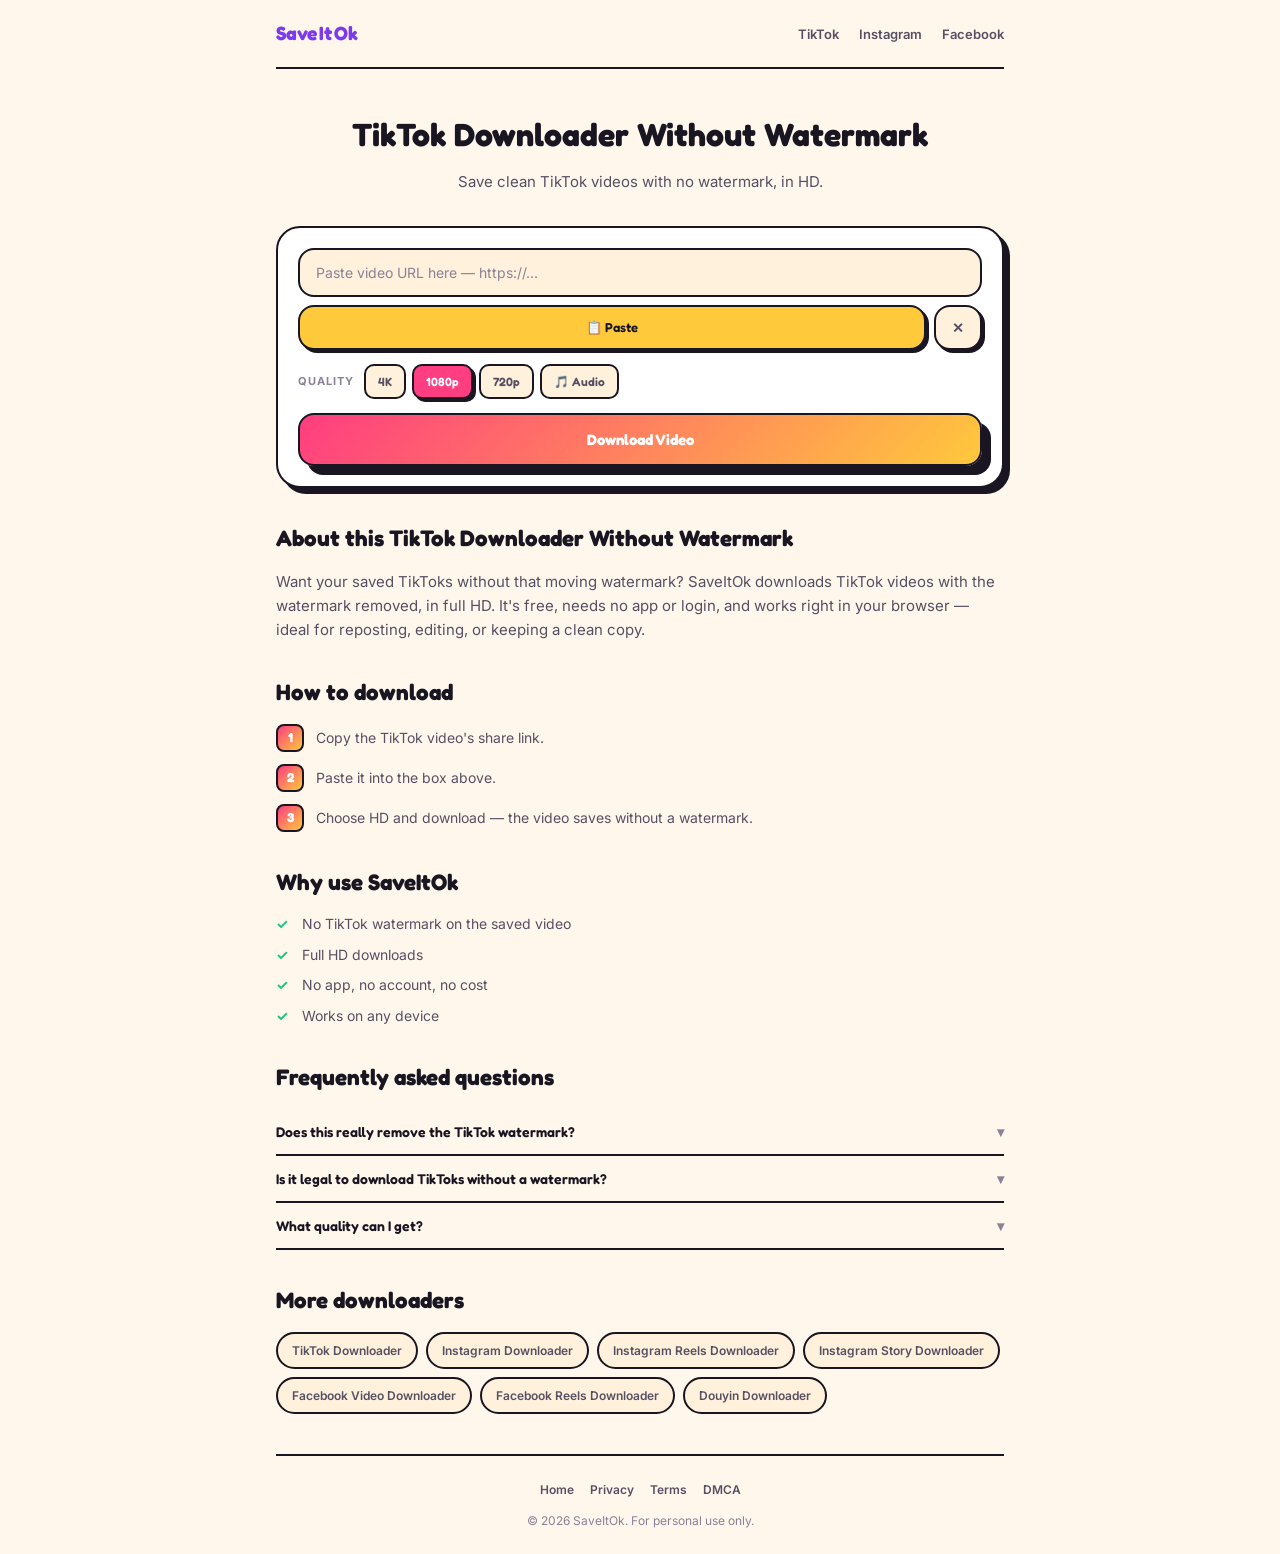
<file: tiktok-without-watermark.html>
<!DOCTYPE html>
<html lang="en">
<head>
<meta charset="UTF-8">
<meta name="viewport" content="width=device-width, initial-scale=1.0">
<title>TikTok Downloader Without Watermark — Save Clean HD Videos | SaveItOk</title>
<meta name="description" content="Download TikTok videos without the watermark in HD. Free, no signup, no app. Paste the link and get a clean video instantly.">
<meta name="keywords" content="tiktok downloader without watermark, tiktok no watermark, remove tiktok watermark, download tiktok no watermark">
<meta name="robots" content="index,follow">
<meta name="theme-color" content="#FF3D81">
<link rel="canonical" href="https://saveitok.com/tiktok-without-watermark">
<link rel="icon" type="image/svg+xml" href="/favicon.svg">
<link rel="manifest" href="/manifest.json">
<!-- Open Graph -->
<meta property="og:title" content="TikTok Downloader Without Watermark — Save Clean HD Videos | SaveItOk">
<meta property="og:description" content="Download TikTok videos without the watermark in HD. Free, no signup, no app. Paste the link and get a clean video instantly.">
<meta property="og:type" content="website">
<meta property="og:url" content="https://saveitok.com/tiktok-without-watermark">
<meta property="og:image" content="https://saveitok.com/og-image.png">
<meta property="og:site_name" content="SaveItOk">
<meta name="twitter:card" content="summary_large_image">
<meta name="twitter:title" content="TikTok Downloader Without Watermark — Save Clean HD Videos | SaveItOk">
<meta name="twitter:description" content="Download TikTok videos without the watermark in HD. Free, no signup, no app. Paste the link and get a clean video instantly.">
<meta name="twitter:image" content="https://saveitok.com/og-image.png">
<!-- Structured data -->
<script type="application/ld+json">[{"@context": "https://schema.org", "@type": "SoftwareApplication", "name": "SaveItOk TikTok Downloader Without Watermark", "applicationCategory": "MultimediaApplication", "operatingSystem": "Web", "offers": {"@type": "Offer", "price": "0", "priceCurrency": "USD"}, "description": "Download TikTok videos without the watermark in HD. Free, no signup, no app. Paste the link and get a clean video instantly.", "url": "https://saveitok.com/tiktok-without-watermark"}, {"@context": "https://schema.org", "@type": "FAQPage", "mainEntity": [{"@type": "Question", "name": "Does this really remove the TikTok watermark?", "acceptedAnswer": {"@type": "Answer", "text": "Yes. The video is processed so the moving TikTok watermark is not present in the downloaded file."}}, {"@type": "Question", "name": "Is it legal to download TikToks without a watermark?", "acceptedAnswer": {"@type": "Answer", "text": "Downloading for personal offline use is generally fine. Reposting someone else's content without credit or permission may breach copyright or platform rules."}}, {"@type": "Question", "name": "What quality can I get?", "acceptedAnswer": {"@type": "Answer", "text": "Most videos are available up to 1080p HD, plus an audio-only MP3 option."}}]}, {"@context": "https://schema.org", "@type": "BreadcrumbList", "itemListElement": [{"@type": "ListItem", "position": 1, "name": "Home", "item": "https://saveitok.com/"}, {"@type": "ListItem", "position": 2, "name": "TikTok Downloader Without Watermark", "item": "https://saveitok.com/tiktok-without-watermark"}]}]</script>
<link rel="preconnect" href="https://fonts.googleapis.com">
<link rel="preconnect" href="https://fonts.gstatic.com" crossorigin>
<link href="https://fonts.googleapis.com/css2?family=Fredoka:wght@500;600;700&family=Inter:wght@400;500;600&display=swap" rel="stylesheet">
<style>
*,*::before,*::after{box-sizing:border-box;margin:0;padding:0}
:root{
  --bg:#FFF7EC;--bg2:#FFFFFF;--bg3:#FFF1DC;--border2:#191521;
  --text:#191521;--muted:#8A8296;--muted2:#565063;--accent:#FF3D81;--accent2:#7C3AED;--green:#16C784;--red:#FF4757;--yellow:#FFC93C;
  --grad:linear-gradient(135deg,#FF3D81 0%,#FFC93C 100%);
  --ff-head:'Fredoka',sans-serif;--ff-body:'Inter',sans-serif;--r:16px;
  --shadow:6px 6px 0 var(--border2);--shadow-sm:3px 3px 0 var(--border2);--shadow-lg:9px 9px 0 var(--border2);
}
body{background:var(--bg);color:var(--text);font-family:var(--ff-body);line-height:1.6}
a{color:var(--accent2);text-decoration:none;font-weight:600}
.wrap{max-width:760px;margin:0 auto;padding:0 16px}
header{display:flex;align-items:center;justify-content:space-between;padding:18px 0;border-bottom:2.5px solid var(--border2)}
.logo{display:flex;align-items:center;gap:2px;font-family:var(--ff-head);font-weight:700;font-size:1.2rem}
nav a{font-size:13px;color:var(--muted2);margin-left:16px;font-weight:600}
nav a:hover{color:var(--accent)}
.hero{text-align:center;padding:40px 0 24px}
.hero h1{font-family:var(--ff-head);font-size:2rem;font-weight:700;margin-bottom:10px}
.hero .tagline{color:var(--muted2);font-size:15px;max-width:520px;margin:0 auto}
.card{background:var(--bg2);border:2.5px solid var(--border2);border-radius:24px;padding:20px;margin:8px 0 28px;box-shadow:var(--shadow)}
.url-row{display:flex;flex-wrap:wrap;gap:8px;margin-bottom:14px}
.url-input{flex:1 1 100%;background:var(--bg3);border:2.5px solid var(--border2);border-radius:var(--r);padding:14px 16px;font-family:var(--ff-body);font-size:14px;color:var(--text);outline:none}
.url-input:focus{border-color:var(--accent)}
.url-input::placeholder{color:var(--muted)}
.btn-row{display:flex;gap:8px}
.paste-btn{background:var(--yellow);border:2.5px solid var(--border2);border-radius:var(--r);padding:12px 16px;font-family:var(--ff-head);font-size:13px;font-weight:600;color:var(--text);cursor:pointer;box-shadow:var(--shadow-sm);transition:all .15s;flex:1}
.clear-btn{background:var(--bg3);border:2.5px solid var(--border2);border-radius:var(--r);padding:12px 16px;font-family:var(--ff-head);font-size:14px;font-weight:700;color:var(--muted2);cursor:pointer;box-shadow:var(--shadow-sm);transition:all .15s}
.paste-btn:hover,.clear-btn:hover{transform:translate(-2px,-2px);box-shadow:5px 5px 0 var(--border2)}
.paste-btn:active,.clear-btn:active{transform:translate(1px,1px);box-shadow:1px 1px 0 var(--border2)}
.clear-btn:hover{color:var(--red);border-color:var(--red)}
.quality-row{display:flex;flex-wrap:wrap;gap:6px;margin-bottom:14px;align-items:center}
.q-label{font-size:11px;color:var(--muted);text-transform:uppercase;letter-spacing:1px;margin-right:4px;font-weight:700}
.q-btn{background:var(--bg3);border:2.5px solid var(--border2);border-radius:10px;padding:8px 12px;font-family:var(--ff-head);font-size:12px;font-weight:600;color:var(--muted2);cursor:pointer;transition:all .15s}
.q-btn:hover{transform:translate(-1px,-1px);box-shadow:3px 3px 0 var(--border2)}
.q-btn.active{background:var(--accent);border-color:var(--border2);color:#fff;box-shadow:3px 3px 0 var(--border2)}
.dl-btn{width:100%;background:var(--grad);border:2.5px solid var(--border2);border-radius:var(--r);padding:15px;font-family:var(--ff-head);font-size:15px;font-weight:700;color:#fff;cursor:pointer;box-shadow:var(--shadow-lg);transition:all .15s}
.dl-btn:hover:not(:disabled){transform:translate(-2px,-2px);box-shadow:11px 11px 0 var(--border2)}
.dl-btn:active:not(:disabled){transform:translate(3px,3px);box-shadow:3px 3px 0 var(--border2)}
.dl-btn:disabled{opacity:0.6;cursor:not-allowed}
.status{margin-top:12px;padding:12px 14px;border-radius:var(--r);font-size:13px;display:none}
.status.show{display:block}
.status.error{background:#FFE3E7;border:2.5px solid var(--red);color:#C81E38}
.status.success{background:#DDF9EC;border:2.5px solid var(--green);color:#0D8F5C}
.result{margin-top:14px;display:none}
.result.show{display:block}
.dl-opt{display:flex;align-items:center;justify-content:space-between;gap:12px;background:var(--bg3);border:2.5px solid var(--border2);border-radius:var(--r);padding:12px 14px;margin-bottom:8px}
.dl-opt .meta strong{display:block;font-family:var(--ff-head);font-size:14px}
.dl-opt .meta span{font-size:11px;color:var(--muted2)}
.dl-opt button{background:var(--grad);border:2px solid var(--border2);border-radius:10px;padding:9px 16px;font-family:var(--ff-head);font-size:12px;font-weight:700;color:#fff;cursor:pointer;box-shadow:3px 3px 0 var(--border2)}
.spinner{display:inline-block;width:14px;height:14px;border:2px solid rgba(255,255,255,0.4);border-top-color:#fff;border-radius:50%;animation:spin 0.6s linear infinite;margin-right:8px;vertical-align:middle}
@keyframes spin{to{transform:rotate(360deg)}}
section{margin:32px 0}
h2{font-family:var(--ff-head);font-size:1.4rem;font-weight:700;margin-bottom:14px}
.intro{color:var(--muted2);font-size:15px}
.how-list{list-style:none;counter-reset:s}
.how-list li{display:flex;gap:12px;align-items:flex-start;margin-bottom:12px}
.step-n{flex:0 0 28px;height:28px;display:flex;align-items:center;justify-content:center;background:var(--grad);border:2px solid var(--border2);border-radius:8px;font-family:var(--ff-head);font-weight:700;font-size:13px;color:#fff}
.how-list p{color:var(--muted2);font-size:14px;padding-top:3px}
.ben-list{list-style:none}
.ben-list li{position:relative;padding-left:26px;margin-bottom:8px;color:var(--muted2);font-size:14px}
.ben-list li::before{content:"✓";position:absolute;left:0;color:var(--green);font-weight:700}
.faq-item{border-bottom:2.5px solid var(--border2)}
.faq-q{width:100%;background:none;border:none;text-align:left;padding:14px 0;font-family:var(--ff-head);font-size:14px;font-weight:600;color:var(--text);cursor:pointer;display:flex;justify-content:space-between;align-items:center}
.faq-a{max-height:0;overflow:hidden;transition:max-height 0.25s;color:var(--muted2);font-size:14px}
.faq-item.open .faq-a{max-height:200px;padding-bottom:14px}
.faq-item.open .arrow{transform:rotate(180deg);color:var(--accent2)}
.faq-item.open .faq-q{color:var(--accent2)}
.arrow{transition:transform 0.2s;color:var(--muted)}
.links{display:flex;flex-wrap:wrap;gap:8px}
.links a{background:var(--bg3);border:2px solid var(--border2);border-radius:20px;padding:7px 14px;font-size:12px;color:var(--muted2);font-weight:600}
.links a:hover{color:var(--accent);border-color:var(--accent)}
footer{border-top:2.5px solid var(--border2);padding:24px 0;margin-top:40px;text-align:center}
.footer-links{display:flex;flex-wrap:wrap;justify-content:center;gap:16px;margin-bottom:12px}
.footer-links a{font-size:12px;color:var(--muted2);font-weight:600}
.footer-copy{font-size:12px;color:var(--muted)}
@media(max-width:600px){.hero h1{font-size:1.7rem}.wrap{padding:0 14px}}
</style>
</head>
<body>
<div class="wrap">

  <header>
    <a href="/" class="logo" aria-label="SaveItOk home">Save<span style="color:var(--accent2)">It</span>Ok</a>
    <nav aria-label="Primary">
      <a href="/tiktok-downloader">TikTok</a>
      <a href="/instagram-downloader">Instagram</a>
      <a href="/facebook-video-downloader">Facebook</a>
    </nav>
  </header>

  <main>
    <div class="hero">
      <h1>TikTok Downloader Without Watermark</h1>
      <p class="tagline">Save clean TikTok videos with no watermark, in HD.</p>
    </div>

    <!-- DOWNLOAD WIDGET -->
    <div class="card">
      <div class="url-row">
        <input type="url" class="url-input" id="urlInput" placeholder="Paste video URL here — https://..." autocomplete="off" spellcheck="false" aria-label="Video URL">
        <div class="btn-row" style="flex:1 1 100%">
          <button class="paste-btn" onclick="pasteUrl()" type="button">📋 Paste</button>
          <button class="clear-btn" onclick="clearUrl()" type="button" title="Clear" aria-label="Clear">✕</button>
        </div>
      </div>
      <div class="quality-row" role="group" aria-label="Quality">
        <span class="q-label">Quality</span>
        <button class="q-btn" data-q="4k" onclick="selQ(this)" type="button">4K</button>
        <button class="q-btn active" data-q="1080p" onclick="selQ(this)" type="button">1080p</button>
        <button class="q-btn" data-q="720p" onclick="selQ(this)" type="button">720p</button>
        <button class="q-btn" data-q="audio" onclick="selQ(this)" type="button">🎵 Audio</button>
      </div>
      <button class="dl-btn" id="dlBtn" onclick="doDownload()" type="button">Download Video</button>
      <div class="status" id="status" role="alert"></div>
      <div class="result" id="result">
        <div id="dlOptions"></div>
      </div>
    </div>

    <section>
      <h2>About this TikTok Downloader Without Watermark</h2>
      <p class="intro">Want your saved TikToks without that moving watermark? SaveItOk downloads TikTok videos with the watermark removed, in full HD. It&#x27;s free, needs no app or login, and works right in your browser — ideal for reposting, editing, or keeping a clean copy.</p>
    </section>

    <section>
      <h2>How to download</h2>
      <ol class="how-list">
        <li><span class="step-n">1</span><p>Copy the TikTok video&#x27;s share link.</p></li>
<li><span class="step-n">2</span><p>Paste it into the box above.</p></li>
<li><span class="step-n">3</span><p>Choose HD and download — the video saves without a watermark.</p></li>
      </ol>
    </section>

    <section>
      <h2>Why use SaveItOk</h2>
      <ul class="ben-list">
        <li>No TikTok watermark on the saved video</li>
<li>Full HD downloads</li>
<li>No app, no account, no cost</li>
<li>Works on any device</li>
      </ul>
    </section>

    <section>
      <h2>Frequently asked questions</h2>
      <div class="faq-item"><button class="faq-q" aria-expanded="false">Does this really remove the TikTok watermark?<span class="arrow" aria-hidden="true">▾</span></button><div class="faq-a">Yes. The video is processed so the moving TikTok watermark is not present in the downloaded file.</div></div>
<div class="faq-item"><button class="faq-q" aria-expanded="false">Is it legal to download TikToks without a watermark?<span class="arrow" aria-hidden="true">▾</span></button><div class="faq-a">Downloading for personal offline use is generally fine. Reposting someone else&#x27;s content without credit or permission may breach copyright or platform rules.</div></div>
<div class="faq-item"><button class="faq-q" aria-expanded="false">What quality can I get?<span class="arrow" aria-hidden="true">▾</span></button><div class="faq-a">Most videos are available up to 1080p HD, plus an audio-only MP3 option.</div></div>
    </section>

    <section>
      <h2>More downloaders</h2>
      <div class="links">
        <a href="/tiktok-downloader">TikTok Downloader</a>
<a href="/instagram-downloader">Instagram Downloader</a>
<a href="/instagram-reels-downloader">Instagram Reels Downloader</a>
<a href="/instagram-story-downloader">Instagram Story Downloader</a>
<a href="/facebook-video-downloader">Facebook Video Downloader</a>
<a href="/facebook-reels-downloader">Facebook Reels Downloader</a>
<a href="/douyin-downloader">Douyin Downloader</a>
      </div>
    </section>
  </main>

  <footer>
    <div class="footer-links">
      <a href="/">Home</a>
      <a href="/privacy.html">Privacy</a>
      <a href="/terms.html">Terms</a>
      <a href="/dmca.html">DMCA</a>
    </div>
    <div class="footer-copy">© 2026 SaveItOk. For personal use only.</div>
  </footer>

</div>

<script>
let selectedQuality='1080p';
const DEFAULT_PLATFORM='tiktok';

function selQ(btn){
  document.querySelectorAll('.q-btn').forEach(b=>b.classList.remove('active'));
  btn.classList.add('active');
  selectedQuality=btn.dataset.q;
}
async function pasteUrl(){
  try{const t=await navigator.clipboard.readText();document.getElementById('urlInput').value=t;}
  catch(e){document.getElementById('urlInput').focus();}
}
function clearUrl(){
  document.getElementById('urlInput').value='';
  document.getElementById('result').classList.remove('show');
  document.getElementById('status').classList.remove('show');
  document.getElementById('urlInput').focus();
}
function showStatus(msg,type){
  const el=document.getElementById('status');
  el.textContent=msg;el.className='status show '+type;
}
function isValidUrl(u){try{new URL(u);return u.startsWith('http');}catch{return false;}}

async function doDownload(){
  const url=document.getElementById('urlInput').value.trim();
  const btn=document.getElementById('dlBtn');
  if(!url){showStatus('Please paste a video URL first.','error');return;}
  if(!isValidUrl(url)){showStatus('That doesn\'t look like a valid link. Copy it directly from the app.','error');return;}
  if(url.includes('youtube.com')||url.includes('youtu.be')){showStatus('YouTube isn\'t supported. Try TikTok, Douyin, Instagram or Facebook.','error');return;}

  btn.disabled=true;btn.innerHTML='<span class="spinner"></span>Fetching video...';
  document.getElementById('result').classList.remove('show');
  try{
    const res=await fetch('/api/download',{
      method:'POST',headers:{'Content-Type':'application/json'},
      body:JSON.stringify({url,quality:selectedQuality,isAudioOnly:selectedQuality==='audio'}),
      signal:AbortSignal.timeout(30000)
    });
    const data=await res.json();
    if(!res.ok||data.status==='error'){throw new Error(data.text||data.error||'Download failed. Try again.');}
    renderResult(data);
  }catch(e){
    showStatus(e.message&&e.message.includes('timeout')?'Connection timed out. Try again.':(e.message||'Download failed.'),'error');
  }finally{
    btn.disabled=false;btn.innerHTML='Download Video';
  }
}

function renderResult(data){
  const items=Array.isArray(data.picker)?data.picker:[];
  const box=document.getElementById('dlOptions');
  box.innerHTML='';
  const plat=(data.source||DEFAULT_PLATFORM||'video').toLowerCase();
  items.forEach((it,i)=>{
    const label=it.label||(it.type==='audio'?'Audio (MP3)':'Video');
    const ext=it.ext||(it.type==='audio'?'mp3':'mp4');
    const info=it.type==='audio'?'MP3 · Audio only':(ext.toUpperCase()+' · Video');
    const fname=plat+'_'+(i+1)+'.'+ext;
    const proxied=it.url?('/api/proxy?url='+encodeURIComponent(it.url)+'&name='+encodeURIComponent(fname)):it.url;
    const row=document.createElement('div');
    row.className='dl-opt';
    const m=document.createElement('div');m.className='meta';
    const s=document.createElement('strong');s.textContent=label;
    const sp=document.createElement('span');sp.textContent=info;
    m.appendChild(s);m.appendChild(sp);
    const b=document.createElement('button');b.type='button';b.textContent='Download';
    b.addEventListener('click',()=>{
      const a=document.createElement('a');a.href=proxied;a.download=fname;a.rel='noopener';
      document.body.appendChild(a);a.click();document.body.removeChild(a);
      showStatus('Download started. Check your Downloads folder.','success');
    });
    row.appendChild(m);row.appendChild(b);box.appendChild(row);
  });
  if(!box.children.length){box.innerHTML='<p style="color:var(--muted2);font-size:13px">No download links found. The video may be private or restricted.</p>';}
  document.getElementById('result').classList.add('show');
  showStatus('Video ready. Tap Download to save.','success');
}

document.getElementById('urlInput').addEventListener('keydown',e=>{if(e.key==='Enter')doDownload();});
document.querySelectorAll('.faq-q').forEach(q=>{
  q.addEventListener('click',()=>{
    const item=q.parentElement;const open=item.classList.contains('open');
    document.querySelectorAll('.faq-item').forEach(f=>f.classList.remove('open'));
    if(!open){item.classList.add('open');q.setAttribute('aria-expanded','true');}
    else q.setAttribute('aria-expanded','false');
  });
});
</script>
</body>
</html>
</file>
